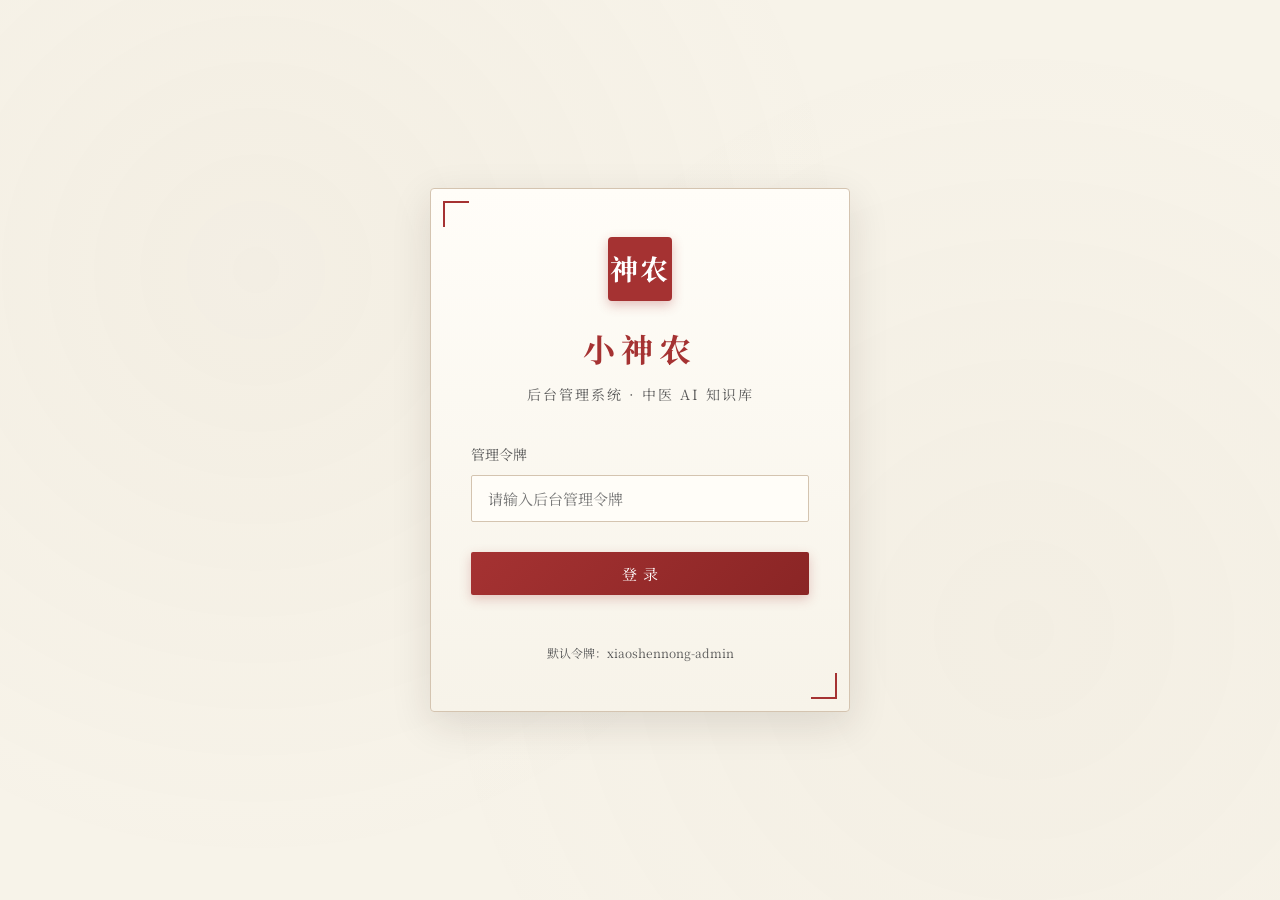
<file: frontend/admin.html>
<!DOCTYPE html>
<html lang="zh-CN">
<head>
    <meta charset="UTF-8">
    <meta name="viewport" content="width=device-width, initial-scale=1.0">
    <title>小神农中医AI · 平台后台</title>
    <link rel="icon" href="data:image/svg+xml,%3Csvg xmlns='http://www.w3.org/2000/svg' viewBox='0 0 64 64'%3E%3Crect width='64' height='64' rx='12' fill='%23a53232'/%3E%3Crect x='6' y='6' width='52' height='52' rx='8' fill='none' stroke='%23fffdf8' stroke-opacity='0.45' stroke-width='2'/%3E%3Ctext x='32' y='42' font-family='serif' font-size='24' font-weight='bold' fill='%23fffdf8' text-anchor='middle'%3E%E7%A5%9E%E5%86%9C%3C/text%3E%3C/svg%3E">
    <link rel="stylesheet" href="assets/xsn-theme.css">
    <script src="assets/xsn-motion.js" defer></script>
    <link rel="preconnect" href="https://fonts.googleapis.com">
    <link rel="stylesheet" href="https://fonts.googleapis.com/css2?family=Noto+Serif+SC:wght@400;500;600;700&display=swap">
    <style>
        :root {
            --paper: #f7f3e9;
            --paper-dark: #efe8d8;
            --ink: #2b2b2b;
            --ink-light: #5a5a5a;
            --cinnabar: #a53232;
            --cinnabar-light: #c45c48;
            --jade: #4a7c59;
            --jade-dark: #2d4a35;
            --gold: #b8860b;
            --gold-light: #d4a84b;
            --border: #d4c4b0;
            --shadow: rgba(43, 27, 18, 0.12);
        }

        * {
            margin: 0;
            padding: 0;
            box-sizing: border-box;
        }

        body {
            font-family: 'Noto Serif SC', 'Source Han Serif SC', 'SimSun', 'STSong', serif;
            background: var(--paper);
            color: var(--ink);
            line-height: 1.7;
            min-height: 100vh;
        }

        /* 宣纸纹理背景 */
        body::before {
            content: '';
            position: fixed;
            top: 0;
            left: 0;
            right: 0;
            bottom: 0;
            background-image:
                radial-gradient(circle at 20% 30%, rgba(180, 160, 130, 0.05) 0%, transparent 50%),
                radial-gradient(circle at 80% 70%, rgba(160, 140, 110, 0.04) 0%, transparent 50%);
            pointer-events: none;
            z-index: -1;
        }

        /* 登录页 */
        .login-screen {
            min-height: 100vh;
            display: flex;
            align-items: center;
            justify-content: center;
            padding: 20px;
        }

        .login-card {
            width: 100%;
            max-width: 420px;
            background: linear-gradient(180deg, #fffdf8 0%, var(--paper) 100%);
            border: 1px solid var(--border);
            border-radius: 4px;
            padding: 48px 40px;
            box-shadow: 0 12px 40px var(--shadow);
            position: relative;
        }

        .login-card::before,
        .login-card::after {
            content: '';
            position: absolute;
            width: 24px;
            height: 24px;
            border: 2px solid var(--cinnabar);
        }

        .login-card::before {
            top: 12px;
            left: 12px;
            border-right: none;
            border-bottom: none;
        }

        .login-card::after {
            bottom: 12px;
            right: 12px;
            border-left: none;
            border-top: none;
        }

        .login-title {
            text-align: center;
            margin-bottom: 8px;
        }

        .login-title h1 {
            font-size: 32px;
            font-weight: 700;
            letter-spacing: 6px;
            color: var(--cinnabar);
        }

        .login-title p {
            font-size: 14px;
            color: var(--ink-light);
            letter-spacing: 2px;
            margin-top: 8px;
        }

        .login-form {
            margin-top: 36px;
        }

        .form-group {
            margin-bottom: 20px;
        }

        .form-group label {
            display: block;
            font-size: 14px;
            margin-bottom: 8px;
            color: var(--ink-light);
        }

        .form-control {
            width: 100%;
            padding: 12px 16px;
            border: 1px solid var(--border);
            border-radius: 2px;
            background: #fffdf8;
            font-family: inherit;
            font-size: 15px;
            color: var(--ink);
            transition: all 0.25s;
        }

        .form-control:focus {
            outline: none;
            border-color: var(--cinnabar-light);
            box-shadow: 0 0 0 3px rgba(165, 50, 50, 0.08);
        }

        .btn {
            display: inline-flex;
            align-items: center;
            justify-content: center;
            gap: 6px;
            padding: 11px 24px;
            border: none;
            border-radius: 2px;
            font-family: inherit;
            font-size: 15px;
            cursor: pointer;
            transition: all 0.25s;
            letter-spacing: 1px;
        }

        .btn-primary {
            background: linear-gradient(135deg, var(--cinnabar) 0%, #8a2525 100%);
            color: white;
            box-shadow: 0 4px 12px rgba(165, 50, 50, 0.25);
        }

        .btn-primary:hover {
            background: linear-gradient(135deg, var(--cinnabar-light) 0%, var(--cinnabar) 100%);
            transform: translateY(-1px);
        }

        .btn-secondary {
            background: var(--paper-dark);
            color: var(--ink);
            border: 1px solid var(--border);
        }

        .btn-secondary:hover {
            background: #e8e0d0;
        }

        .btn-sm {
            padding: 6px 14px;
            font-size: 13px;
        }

        .login-btn {
            width: 100%;
            margin-top: 10px;
        }

        .error-msg {
            color: var(--cinnabar);
            font-size: 13px;
            margin-top: 12px;
            text-align: center;
            min-height: 20px;
        }

        .seal {
            width: 64px;
            height: 64px;
            margin: 0 auto 20px;
            background: var(--cinnabar);
            color: white;
            border-radius: 4px;
            display: flex;
            align-items: center;
            justify-content: center;
            font-size: 28px;
            font-weight: 700;
            letter-spacing: 2px;
            box-shadow: 0 4px 12px rgba(165, 50, 50, 0.3);
        }

        /* 应用布局 */
        .app-shell {
            display: none;
            min-height: 100vh;
        }

        .app-shell.active {
            display: flex;
        }

        /* 侧边栏 */
        .sidebar {
            width: 230px;
            background: linear-gradient(180deg, #2b2b2b 0%, #1f1f1f 100%);
            color: #e8dcc8;
            flex-shrink: 0;
            display: flex;
            flex-direction: column;
            position: fixed;
            top: 0;
            left: 0;
            bottom: 0;
            z-index: 100;
            box-shadow: 4px 0 20px rgba(0, 0, 0, 0.2);
        }

        .sidebar-header {
            padding: 28px 20px;
            border-bottom: 1px solid rgba(212, 196, 176, 0.15);
            text-align: center;
        }

        .sidebar-header h2 {
            font-size: 20px;
            font-weight: 700;
            letter-spacing: 4px;
            color: var(--gold-light);
        }

        .sidebar-header p {
            font-size: 11px;
            color: rgba(232, 220, 200, 0.6);
            margin-top: 6px;
            letter-spacing: 1px;
        }

        .nav-menu {
            flex: 1;
            padding: 16px 0;
            overflow-y: auto;
        }

        .nav-item {
            display: flex;
            align-items: center;
            gap: 12px;
            padding: 14px 22px;
            cursor: pointer;
            transition: all 300ms var(--ease-spring);
            border-left: 3px solid transparent;
            font-size: 14px;
        }

        .nav-item:hover {
            background: rgba(212, 196, 176, 0.08);
            color: #fff;
        }

        .nav-item.active {
            background: rgba(165, 50, 50, 0.15);
            border-left-color: var(--cinnabar);
            color: var(--gold-light);
        }

        .nav-icon {
            width: 22px;
            text-align: center;
            font-size: 16px;
        }

        .sidebar-footer {
            padding: 16px 20px;
            border-top: 1px solid rgba(212, 196, 176, 0.15);
            font-size: 11px;
            color: rgba(232, 220, 200, 0.5);
            text-align: center;
        }

        /* 主内容区 */
        .main-wrap {
            flex: 1;
            margin-left: 230px;
            display: flex;
            flex-direction: column;
            min-height: 100vh;
        }

        .top-header {
            background: #fffdf8;
            border-bottom: 1px solid var(--border);
            padding: 14px 28px;
            display: flex;
            align-items: center;
            justify-content: space-between;
            position: sticky;
            top: 0;
            z-index: 50;
            box-shadow: 0 2px 12px rgba(0, 0, 0, 0.04);
        }

        .breadcrumb {
            font-size: 15px;
            color: var(--ink-light);
        }

        .breadcrumb strong {
            color: var(--ink);
            font-weight: 600;
        }

        .header-actions {
            display: flex;
            align-items: center;
            gap: 12px;
        }

        .status-pill {
            display: inline-flex;
            align-items: center;
            gap: 6px;
            padding: 5px 12px;
            border-radius: 20px;
            font-size: 12px;
            background: #f7f3e9;
            color: var(--jade);
        }

        .status-pill::before {
            content: '';
            width: 7px;
            height: 7px;
            border-radius: 50%;
            background: var(--jade);
        }

        .logout-btn {
            background: transparent;
            border: 1px solid var(--border);
            color: var(--ink-light);
            padding: 6px 14px;
            border-radius: 2px;
            cursor: pointer;
            font-family: inherit;
            font-size: 13px;
            transition: all 0.2s;
        }

        .logout-btn:hover {
            border-color: var(--cinnabar);
            color: var(--cinnabar);
        }

        .main-content {
            flex: 1;
            padding: 28px;
        }

        /* 页面标题 */
        .page-title {
            margin-bottom: 24px;
        }

        .page-title h2 {
            font-size: 24px;
            font-weight: 700;
            letter-spacing: 2px;
            display: inline-block;
            padding-bottom: 8px;
            border-bottom: 2px solid var(--cinnabar);
        }

        .page-title p {
            font-size: 13px;
            color: var(--ink-light);
            margin-top: 8px;
        }

        /* 统计卡片 */
        .stats-grid {
            display: grid;
            grid-template-columns: repeat(auto-fill, minmax(220px, 1fr));
            gap: 20px;
            margin-bottom: 28px;
        }

        .stat-card {
            background: #fffdf8;
            border: 1px solid var(--border);
            border-radius: 4px;
            padding: 22px;
            position: relative;
            overflow: hidden;
            transition: all 0.25s;
            box-shadow: 0 4px 16px rgba(0, 0, 0, 0.04);
        }

        .stat-card:hover {
            transform: translateY(-2px);
            box-shadow: 0 8px 24px rgba(0, 0, 0, 0.08);
        }

        .stat-card::before {
            content: '';
            position: absolute;
            top: 0;
            left: 0;
            width: 4px;
            height: 100%;
            background: var(--jade);
        }

        .stat-card.cinnabar::before { background: var(--cinnabar); }
        .stat-card.gold::before { background: var(--gold); }
        .stat-card.jade::before { background: var(--jade); }

        .stat-label {
            font-size: 13px;
            color: var(--ink-light);
            margin-bottom: 6px;
        }

        .stat-value {
            font-size: 32px;
            font-weight: 700;
            color: var(--ink);
            letter-spacing: 1px;
        }

        .stat-desc {
            font-size: 12px;
            color: var(--ink-light);
            margin-top: 6px;
        }

        /* 内容卡片 */
        .card {
            background: #fffdf8;
            border: 1px solid var(--border);
            border-radius: 4px;
            box-shadow: 0 4px 16px rgba(0, 0, 0, 0.04);
            margin-bottom: 24px;
        }

        .card-header {
            padding: 18px 22px;
            border-bottom: 1px solid var(--border);
            display: flex;
            align-items: center;
            justify-content: space-between;
        }

        .card-title {
            font-size: 17px;
            font-weight: 600;
            letter-spacing: 1px;
            display: flex;
            align-items: center;
            gap: 10px;
        }

        .card-title::before {
            content: '';
            width: 4px;
            height: 18px;
            background: var(--cinnabar);
            border-radius: 2px;
        }

        .card-body {
            padding: 22px;
        }

        /* 表格 */
        .data-table {
            width: 100%;
            border-collapse: collapse;
            font-size: 14px;
        }

        .data-table th,
        .data-table td {
            padding: 13px 16px;
            text-align: left;
            border-bottom: 1px solid #ebe4d6;
        }

        .data-table th {
            background: #f5efe3;
            font-weight: 600;
            color: var(--ink);
            font-size: 13px;
            letter-spacing: 1px;
            white-space: nowrap;
        }

        .data-table tbody tr:hover {
            background: #fdfbf5;
        }

        .data-table td {
            color: var(--ink-light);
        }

        .badge {
            display: inline-block;
            padding: 3px 10px;
            border-radius: 2px;
            font-size: 12px;
        }

        .badge-jade {
            background: #f7f3e9;
            color: var(--jade);
        }

        .badge-gold {
            background: #fffdf8;
            color: #b8860b;
        }

        .badge-cinnabar {
            background: #fdf2f2;
            color: var(--cinnabar);
        }

        /* 搜索和筛选 */
        .toolbar {
            display: flex;
            gap: 12px;
            margin-bottom: 18px;
            flex-wrap: wrap;
            align-items: center;
        }

        .search-input {
            min-width: 240px;
            padding: 9px 14px;
            border: 1px solid var(--border);
            border-radius: 2px;
            background: #fffdf8;
            font-family: inherit;
            font-size: 14px;
        }

        .search-input:focus {
            outline: none;
            border-color: var(--cinnabar-light);
        }

        .filter-select {
            padding: 9px 14px;
            border: 1px solid var(--border);
            border-radius: 2px;
            background: #fffdf8;
            font-family: inherit;
            font-size: 14px;
            min-width: 140px;
        }

        /* 分页 */
        .pagination {
            display: flex;
            justify-content: center;
            align-items: center;
            gap: 8px;
            margin-top: 20px;
        }

        .page-btn {
            padding: 6px 12px;
            border: 1px solid var(--border);
            background: #fffdf8;
            color: var(--ink);
            cursor: pointer;
            font-family: inherit;
            font-size: 13px;
            border-radius: 2px;
            transition: all 0.2s;
        }

        .page-btn:hover:not(:disabled) {
            border-color: var(--cinnabar);
            color: var(--cinnabar);
        }

        .page-btn:disabled {
            opacity: 0.5;
            cursor: not-allowed;
        }

        .page-btn.active {
            background: var(--cinnabar);
            border-color: var(--cinnabar);
            color: white;
        }

        /* 日志 */
        .log-viewer {
            background: #1e1e1e;
            color: #d4c4b0;
            border-radius: 4px;
            padding: 18px;
            font-family: 'Consolas', 'Monaco', monospace;
            font-size: 12px;
            line-height: 1.8;
            max-height: 600px;
            overflow-y: auto;
            white-space: pre-wrap;
            word-break: break-all;
        }

        .log-line {
            border-bottom: 1px solid rgba(212, 196, 176, 0.08);
            padding: 2px 0;
        }

        /* 详情弹窗 */
        .modal-overlay {
            display: none;
            position: fixed;
            top: 0;
            left: 0;
            right: 0;
            bottom: 0;
            background: rgba(43, 27, 18, 0.5);
            z-index: 200;
            align-items: center;
            justify-content: center;
            padding: 20px;
        }

        .modal-overlay.active {
            display: flex;
        }

        .modal {
            background: #fffdf8;
            border: 1px solid var(--border);
            border-radius: 4px;
            width: 100%;
            max-width: 640px;
            max-height: 85vh;
            overflow-y: auto;
            box-shadow: 0 20px 60px rgba(0, 0, 0, 0.25);
        }

        .modal-header {
            padding: 18px 22px;
            border-bottom: 1px solid var(--border);
            display: flex;
            align-items: center;
            justify-content: space-between;
        }

        .modal-header h3 {
            font-size: 18px;
            letter-spacing: 1px;
        }

        .modal-close {
            background: none;
            border: none;
            font-size: 22px;
            cursor: pointer;
            color: var(--ink-light);
            line-height: 1;
        }

        .modal-close:hover {
            color: var(--cinnabar);
        }

        .modal-body {
            padding: 22px;
        }

        .detail-row {
            display: flex;
            padding: 10px 0;
            border-bottom: 1px dashed #ebe4d6;
        }

        .detail-label {
            width: 100px;
            flex-shrink: 0;
            color: var(--ink-light);
            font-size: 13px;
        }

        .detail-value {
            flex: 1;
            color: var(--ink);
            font-size: 14px;
        }

        /* 加载和空状态 */
        .loading {
            text-align: center;
            padding: 50px;
            color: var(--ink-light);
        }

        .empty-state {
            text-align: center;
            padding: 60px 20px;
            color: var(--ink-light);
        }

        .empty-state-icon {
            font-size: 48px;
            margin-bottom: 16px;
            opacity: 0.4;
        }

        /* 隐藏 */
        .hidden {
            display: none !important;
        }

        /* 响应式 */
        @media (max-width: 768px) {
            .sidebar {
                transform: translateX(-100%);
                transition: transform 0.3s;
            }

            .sidebar.open {
                transform: translateX(0);
            }

            .main-wrap {
                margin-left: 0;
            }

            .stats-grid {
                grid-template-columns: 1fr;
            }
        }

        /* P3 设计系统接入 */
        button:active { transform: scale(0.97); transition-duration: 100ms; }
        .btn:active { transform: scale(0.97); }
        .nav-item:active { transform: scale(0.98); transition-duration: 100ms; }
        @keyframes xsnSectionIn {
            from { opacity: 0; transform: translateY(6px); }
            to { opacity: 1; transform: translateY(0); }
        }
        .xsn-section-in { animation: xsnSectionIn 200ms var(--ease-spring, ease-out); }

        /* P4 管理视图 */
        .xsn-btn-sm { padding: 5px 12px; font-size: 12px; }
        .stat-gold-text { color: var(--gold); }
        .stat-hint { color: var(--gold); font-size: 12px; }
        .stat-card.clickable { cursor: pointer; }
        .action-cell { white-space: nowrap; }
        .action-cell .xsn-btn { margin-right: 6px; }
        .toolbar-right { margin-left: auto; }
    </style>
</head>
<body>
    <!-- 登录界面 -->
    <div class="login-screen" id="loginScreen">
        <div class="login-card" data-reveal>
            <div class="seal">神农</div>
            <div class="login-title">
                <h1>小神农</h1>
                <p>后台管理系统 · 中医 AI 知识库</p>
            </div>
            <form class="login-form" id="loginForm">
                <div class="form-group">
                    <label>管理令牌</label>
                    <input type="password" class="form-control" id="adminToken" placeholder="请输入后台管理令牌" required>
                </div>
                <button type="submit" class="btn btn-primary login-btn">登 录</button>
                <div class="error-msg" id="loginError"></div>
                <p style="text-align: center; font-size: 12px; color: var(--ink-light); margin-top: 16px;">默认令牌：xiaoshennong-admin</p>
            </form>
        </div>
    </div>

    <!-- 应用主界面 -->
    <div class="app-shell" id="appShell">
        <aside class="sidebar">
            <div class="sidebar-header">
                <h2>小神农</h2>
                <p>后台管理系统</p>
            </div>
            <nav class="nav-menu" id="navMenu">
                <div class="nav-item active" data-view="dashboard">
                    <span class="nav-icon">◈</span>
                    <span>总览 dashboard</span>
                </div>
                <div class="nav-item" data-view="symptoms">
                    <span class="nav-icon">症</span>
                    <span>症状管理</span>
                </div>
                <div class="nav-item" data-view="syndromes">
                    <span class="nav-icon">证</span>
                    <span>证型管理</span>
                </div>
                <div class="nav-item" data-view="formulas">
                    <span class="nav-icon">方</span>
                    <span>方剂管理</span>
                </div>
                <div class="nav-item" data-view="drugs">
                    <span class="nav-icon">药</span>
                    <span>药物管理</span>
                </div>
                <div class="nav-item" data-view="sessions">
                    <span class="nav-icon">话</span>
                    <span>会话管理</span>
                </div>
                <div class="nav-item" data-view="clinics">
                    <span class="nav-icon">馆</span>
                    <span>医馆核验</span>
                </div>
                <div class="nav-item" data-view="users">
                    <span class="nav-icon">众</span>
                    <span>用户管理</span>
                </div>
                <div class="nav-item" data-view="orders">
                    <span class="nav-icon">单</span>
                    <span>订单总览</span>
                </div>
                <div class="nav-item" data-view="logs">
                    <span class="nav-icon">志</span>
                    <span>系统日志</span>
                </div>
                <div class="nav-item" data-view="system">
                    <span class="nav-icon">系</span>
                    <span>系统信息</span>
                </div>
            </nav>
            <div class="sidebar-footer">
                小神农中医 AI · v5.0
            </div>
        </aside>

        <div class="main-wrap">
            <header class="top-header">
                <div class="breadcrumb" id="breadcrumb">
                    <strong>总览</strong>
                </div>
                <div class="header-actions">
                    <span class="status-pill" id="apiStatus">API 连接中</span>
                    <button class="logout-btn" id="logoutBtn">退出</button>
                </div>
            </header>

            <main class="main-content" id="mainContent">
                <!-- 动态内容 -->
            </main>
        </div>
    </div>

    <!-- 详情弹窗 -->
    <div class="modal-overlay" id="detailModal">
        <div class="modal">
            <div class="modal-header">
                <h3 id="modalTitle">详情</h3>
                <button class="modal-close" id="modalClose">&times;</button>
            </div>
            <div class="modal-body" id="modalBody">
                <!-- 动态内容 -->
            </div>
        </div>
    </div>

    <script>
        // API 基础配置
        // 本地开发时前端跑在 8080 / file://，API 跑在 5001；生产环境由 nginx 同源代理
        const DEFAULT_API_BASE = 'http://localhost:5001';

        function isValidApiBase(v) {
            return v && (v.startsWith('http://') || v.startsWith('https://'));
        }

        function detectApiBase() {
            const manual = localStorage.getItem('xsn_api_base');
            if (isValidApiBase(manual)) return manual;
            if (manual !== null && !isValidApiBase(manual)) {
                localStorage.removeItem('xsn_api_base');
            }
            if (location.protocol === 'file:') return DEFAULT_API_BASE;
            if ((location.hostname === 'localhost' || location.hostname === '127.0.0.1') && location.port !== '5001') {
                return DEFAULT_API_BASE;
            }
            return '';  // 空字符串表示同源，走 nginx 代理
        }

        let API_BASE = detectApiBase();
        console.log('[XiaoShennong Admin] API_BASE:', API_BASE || '(relative)');
        let adminToken = localStorage.getItem('xsn_admin_token') || '';
        let currentView = 'dashboard';

        // 视图状态缓存
        const viewState = {
            symptoms: { page: 1, keyword: '', body_part: '', category: '' },
            syndromes: { page: 1, keyword: '', system: '' },
            formulas: { page: 1, keyword: '' },
            drugs: { page: 1, keyword: '', category: '' },
            sessions: { page: 1 },
            clinics: { status: '' },
            users: { page: 1 },
            orders: { page: 1, status: '', order_type: '' }
        };

        // API 请求封装
        async function apiRequest(method, path, body = null) {
            const options = {
                method,
                headers: {
                    'Content-Type': 'application/json',
                    'X-Admin-Token': adminToken
                }
            };
            if (body) options.body = JSON.stringify(body);

            const base = API_BASE;
            try {
                const res = await fetch(`${base}${path}`, options);
                const data = await res.json();
                return { ok: res.ok, status: res.status, data };
            } catch (err) {
                return { ok: false, status: 0, data: { success: false, error: err.message } };
            }
        }

        // 初始化
        document.addEventListener('DOMContentLoaded', () => {
            if (adminToken) {
                validateToken();
            }

            document.getElementById('loginForm').addEventListener('submit', handleLogin);
            document.getElementById('logoutBtn').addEventListener('click', handleLogout);
            document.getElementById('modalClose').addEventListener('click', closeModal);
            document.getElementById('detailModal').addEventListener('click', (e) => {
                if (e.target.id === 'detailModal') closeModal();
            });

            document.querySelectorAll('.nav-item').forEach(item => {
                item.addEventListener('click', () => {
                    const view = item.dataset.view;
                    switchView(view);
                });
            });
        });

        async function validateToken() {
            const res = await apiRequest('POST', '/api/admin/auth', { token: adminToken });
            if (res.ok && res.data.success) {
                showApp();
                checkApiHealth();
            } else {
                adminToken = '';
                localStorage.removeItem('xsn_admin_token');
            }
        }

        async function handleLogin(e) {
            e.preventDefault();
            const token = document.getElementById('adminToken').value.trim();
            const errorEl = document.getElementById('loginError');

            const res = await apiRequest('POST', '/api/admin/auth', { token });
            if (res.ok && res.data.success) {
                adminToken = token;
                localStorage.setItem('xsn_admin_token', token);
                errorEl.textContent = '';
                showApp();
                checkApiHealth();
            } else {
                errorEl.textContent = res.data.error || '登录失败，请检查管理令牌';
            }
        }

        function handleLogout() {
            adminToken = '';
            localStorage.removeItem('xsn_admin_token');
            document.getElementById('loginScreen').style.display = 'flex';
            document.getElementById('appShell').classList.remove('active');
        }

        function showApp() {
            document.getElementById('loginScreen').style.display = 'none';
            document.getElementById('appShell').classList.add('active');
            switchView('dashboard');
        }

        async function checkApiHealth() {
            const statusEl = document.getElementById('apiStatus');
            const base = API_BASE;
            try {
                const res = await fetch(`${base}/api/health`);
                if (res.ok) {
                    statusEl.textContent = 'API 已连接';
                    statusEl.style.background = '#f7f3e9';
                    statusEl.style.color = '#4a7c59';
                } else {
                    throw new Error('API 异常');
                }
            } catch (err) {
                statusEl.textContent = 'API 未连接';
                statusEl.style.background = '#fdf2f2';
                statusEl.style.color = '#a53232';
            }
        }

        function switchView(view) {
            currentView = view;

            // 更新导航
            document.querySelectorAll('.nav-item').forEach(item => {
                item.classList.toggle('active', item.dataset.view === view);
            });

            // 更新面包屑
            const titles = {
                dashboard: '总览',
                symptoms: '症状管理',
                syndromes: '证型管理',
                formulas: '方剂管理',
                drugs: '药物管理',
                sessions: '会话管理',
                clinics: '医馆核验',
                users: '用户管理',
                orders: '订单总览',
                logs: '系统日志',
                system: '系统信息'
            };
            document.getElementById('breadcrumb').innerHTML = `<strong>${titles[view]}</strong>`;

            // 渲染视图
            const main = document.getElementById('mainContent');
            main.innerHTML = '<div class="loading">加载中...</div>';
            // P3 设计系统接入：主区视图切换 200ms 淡入
            main.classList.remove('xsn-section-in');
            void main.offsetWidth;
            main.classList.add('xsn-section-in');

            switch (view) {
                case 'dashboard': renderDashboard(); break;
                case 'symptoms': renderSymptoms(); break;
                case 'syndromes': renderSyndromes(); break;
                case 'formulas': renderFormulas(); break;
                case 'drugs': renderDrugs(); break;
                case 'sessions': renderSessions(); break;
                case 'clinics': renderClinics(); break;
                case 'users': renderUsers(); break;
                case 'orders': renderOrders(); break;
                case 'logs': renderLogs(); break;
                case 'system': renderSystem(); break;
            }
        }

        // ========== Dashboard ==========
        async function renderDashboard() {
            const res = await apiRequest('GET', '/api/admin/stats');
            const main = document.getElementById('mainContent');

            if (!res.ok || !res.data.success) {
                main.innerHTML = `<div class="empty-state">加载失败：${res.data.error || '未知错误'}</div>`;
                return;
            }

            const s = res.data.data;
            const pendingClinics = (s.clinics && s.clinics.pending) || 0;
            const pendingRx = (s.prescriptions && s.prescriptions.pending_review) || 0;
            main.innerHTML = `
                <div class="page-title">
                    <h2>总览</h2>
                    <p>小神农中医 AI 知识库与系统运行概况</p>
                </div>
                <div class="stats-grid">
                    <div class="stat-card cinnabar">
                        <div class="stat-label">症状总数</div>
                        <div class="stat-value">${s.symptoms.total}</div>
                        <div class="stat-desc">覆盖 ${s.symptoms.body_parts} 个部位、${s.symptoms.categories} 种类别</div>
                    </div>
                    <div class="stat-card jade">
                        <div class="stat-label">证型总数</div>
                        <div class="stat-value">${s.syndromes.total}</div>
                        <div class="stat-desc">六经、脏腑、气血津液等辨证体系</div>
                    </div>
                    <div class="stat-card gold">
                        <div class="stat-label">方剂总数</div>
                        <div class="stat-value">${s.formulas.total}</div>
                        <div class="stat-desc">经典名方与常用方剂</div>
                    </div>
                    <div class="stat-card">
                        <div class="stat-label">药物总数</div>
                        <div class="stat-value">${s.drugs.total}</div>
                        <div class="stat-desc">分属 ${s.drugs.categories} 个药物类别</div>
                    </div>
                    <div class="stat-card cinnabar">
                        <div class="stat-label">古籍文档</div>
                        <div class="stat-value">${s.knowledge.total_documents || 0}</div>
                        <div class="stat-desc">RAG 向量库中文古籍条文</div>
                    </div>
                    <div class="stat-card jade">
                        <div class="stat-label">活跃会话</div>
                        <div class="stat-value">${s.sessions.active}</div>
                        <div class="stat-desc">当前对话式问诊会话数</div>
                    </div>
                    <div class="stat-card">
                        <div class="stat-label">用户总数</div>
                        <div class="stat-value">${(s.users && s.users.total) || 0}</div>
                        <div class="stat-desc">平台注册用户数</div>
                    </div>
                    <div class="stat-card gold clickable" onclick="switchView('clinics')">
                        <div class="stat-label">待核验医馆</div>
                        <div class="stat-value ${pendingClinics > 0 ? 'stat-gold-text' : ''}">${pendingClinics}</div>
                        <div class="stat-desc">${pendingClinics > 0 ? '<span class="stat-hint">需处理 · 点击前往核验</span>' : `医馆共 ${(s.clinics && s.clinics.total) || 0} 家`}</div>
                    </div>
                    <div class="stat-card">
                        <div class="stat-label">订单总数</div>
                        <div class="stat-value">${(s.orders && s.orders.total) || 0}</div>
                        <div class="stat-desc">处方与商城订单合计</div>
                    </div>
                    <div class="stat-card gold">
                        <div class="stat-label">待审核处方</div>
                        <div class="stat-value ${pendingRx > 0 ? 'stat-gold-text' : ''}">${pendingRx}</div>
                        <div class="stat-desc">${pendingRx > 0 ? '<span class="stat-hint">需处理</span>' : `处方共 ${(s.prescriptions && s.prescriptions.total) || 0} 张`}</div>
                    </div>
                </div>

                <div class="card">
                    <div class="card-header">
                        <div class="card-title">知识库状态</div>
                    </div>
                    <div class="card-body">
                        <table class="data-table">
                            <tbody>
                                <tr><td style="width:160px">嵌入模型</td><td>${s.knowledge.embedding_model || '-'}</td></tr>
                                <tr><td>计算设备</td><td>${s.knowledge.device || '-'}</td></tr>
                                <tr><td>症状编码数</td><td>${s.knowledge.symptom_count || 0}</td></tr>
                                <tr><td>证型编码数</td><td>${s.knowledge.formula_count || 0}</td></tr>
                                <tr><td>药物编码数</td><td>${s.knowledge.drug_count || 0}</td></tr>
                                <tr><td>禁忌规则组</td><td>${s.rules.total || 0}</td></tr>
                            </tbody>
                        </table>
                    </div>
                </div>
            `;
        }

        // ========== 通用表格渲染 ==========
        function renderTableView(title, subtitle, toolbarHtml, columns, rows, pagination, onRowClick = null) {
            let html = `
                <div class="page-title">
                    <h2>${title}</h2>
                    <p>${subtitle}</p>
                </div>
                <div class="card">
                    <div class="card-header">
                        <div class="card-title">数据列表</div>
                    </div>
                    <div class="card-body">
                        ${toolbarHtml}
                        <div style="overflow-x:auto">
                            <table class="data-table">
                                <thead><tr>${columns.map(c => `<th>${c}</th>`).join('')}</tr></thead>
                                <tbody>
            `;

            if (rows.length === 0) {
                html += `<tr><td colspan="${columns.length}" style="text-align:center;padding:40px;color:#999">暂无数据</td></tr>`;
            } else {
                rows.forEach(row => {
                    const clickAttr = onRowClick ? `onclick="${onRowClick}('${row.id}')" style="cursor:pointer"` : '';
                    html += `<tr ${clickAttr}>${row.cells.map(cell => `<td>${cell}</td>`).join('')}</tr>`;
                });
            }

            html += `</tbody></table></div>${pagination}</div></div>`;
            return html;
        }

        function renderPagination(view, total, page, pageSize) {
            const totalPages = Math.max(1, Math.ceil(total / pageSize));
            let html = '<div class="pagination">';
            html += `<button class="page-btn" onclick="changePage('${view}', ${page - 1})" ${page <= 1 ? 'disabled' : ''}>上一页</button>`;
            for (let i = 1; i <= totalPages; i++) {
                if (i === 1 || i === totalPages || (i >= page - 1 && i <= page + 1)) {
                    html += `<button class="page-btn ${i === page ? 'active' : ''}" onclick="changePage('${view}', ${i})">${i}</button>`;
                } else if (i === page - 2 || i === page + 2) {
                    html += `<span style="color:#999">...</span>`;
                }
            }
            html += `<button class="page-btn" onclick="changePage('${view}', ${page + 1})" ${page >= totalPages ? 'disabled' : ''}>下一页</button>`;
            html += `<span style="margin-left:12px;color:#999;font-size:13px">共 ${total} 条</span>`;
            html += '</div>';
            return html;
        }

        function changePage(view, page) {
            viewState[view].page = page;
            switch (view) {
                case 'symptoms': renderSymptoms(); break;
                case 'syndromes': renderSyndromes(); break;
                case 'formulas': renderFormulas(); break;
                case 'drugs': renderDrugs(); break;
                case 'sessions': renderSessions(); break;
                case 'users': renderUsers(); break;
                case 'orders': renderOrders(); break;
            }
        }

        // ========== 症状管理 ==========
        async function renderSymptoms() {
            const st = viewState.symptoms;
            const params = new URLSearchParams({
                page: st.page,
                page_size: 15,
                keyword: st.keyword,
                body_part: st.body_part,
                category: st.category
            });
            const res = await apiRequest('GET', `/api/admin/symptoms?${params}`);
            const main = document.getElementById('mainContent');

            if (!res.ok || !res.data.success) {
                main.innerHTML = `<div class="empty-state">加载失败：${res.data.error || '未知错误'}</div>`;
                return;
            }

            const data = res.data.data;
            window._symptomsCache = data.items;
            const filters = data.filters;

            const toolbar = `
                <div class="toolbar">
                    <input type="text" class="search-input" placeholder="搜索症状名称或别名..." value="${st.keyword}" onchange="updateFilter('symptoms', 'keyword', this.value)">
                    <select class="filter-select" onchange="updateFilter('symptoms', 'body_part', this.value)">
                        <option value="">全部部位</option>
                        ${filters.body_parts.map(f => `<option value="${f.code}" ${st.body_part === f.code ? 'selected' : ''}>${f.name}</option>`).join('')}
                    </select>
                    <select class="filter-select" onchange="updateFilter('symptoms', 'category', this.value)">
                        <option value="">全部类别</option>
                        ${filters.categories.map(f => `<option value="${f.code}" ${st.category === f.code ? 'selected' : ''}>${f.name}</option>`).join('')}
                    </select>
                    <button class="btn btn-secondary btn-sm" onclick="resetFilters('symptoms')">重置</button>
                </div>
            `;

            const rows = data.items.map(item => ({
                id: item.id,
                cells: [
                    `<code>${item.id}</code>`,
                    `<strong>${item.name}</strong>`,
                    item.aliases.slice(0, 4).join('、') || '-',
                    `<span class="badge badge-jade">${item.body_part}</span>`,
                    `<span class="badge badge-gold">${item.category}</span>`,
                    item.classic_refs.slice(0, 3).join('、') || '-'
                ]
            }));

            main.innerHTML = renderTableView(
                '症状管理',
                '管理症状编码体系（SN 编码），支持按名称、部位、类别筛选',
                toolbar,
                ['编码', '名称', '别名', '部位', '类别', '古籍引用'],
                rows,
                renderPagination('symptoms', data.total, data.page, data.page_size),
                'showSymptomDetail'
            );
        }

        function showSymptomDetail(id) {
            const item = window._symptomsCache?.find(i => i.id === id);
            if (!item) return;
            openModal('症状详情', `
                <div class="detail-row"><div class="detail-label">编码</div><div class="detail-value">${item.id}</div></div>
                <div class="detail-row"><div class="detail-label">名称</div><div class="detail-value">${item.name}</div></div>
                <div class="detail-row"><div class="detail-label">别名</div><div class="detail-value">${item.aliases.join('、') || '-'}</div></div>
                <div class="detail-row"><div class="detail-label">部位</div><div class="detail-value">${item.body_part}</div></div>
                <div class="detail-row"><div class="detail-label">类别</div><div class="detail-value">${item.category}</div></div>
                <div class="detail-row"><div class="detail-label">古籍引用</div><div class="detail-value">${item.classic_refs.join('、') || '-'}</div></div>
            `);
        }

        // ========== 证型管理 ==========
        async function renderSyndromes() {
            const st = viewState.syndromes;
            const params = new URLSearchParams({
                page: st.page,
                page_size: 15,
                keyword: st.keyword,
                system: st.system
            });
            const res = await apiRequest('GET', `/api/admin/syndromes?${params}`);
            const main = document.getElementById('mainContent');

            if (!res.ok || !res.data.success) {
                main.innerHTML = `<div class="empty-state">加载失败：${res.data.error || '未知错误'}</div>`;
                return;
            }

            const data = res.data.data;
            const toolbar = `
                <div class="toolbar">
                    <input type="text" class="search-input" placeholder="搜索证型名称..." value="${st.keyword}" onchange="updateFilter('syndromes', 'keyword', this.value)">
                    <select class="filter-select" onchange="updateFilter('syndromes', 'system', this.value)">
                        <option value="">全部体系</option>
                        ${data.filters.systems.map(sys => `<option value="${sys}" ${st.system === sys ? 'selected' : ''}>${sys}</option>`).join('')}
                    </select>
                    <button class="btn btn-secondary btn-sm" onclick="resetFilters('syndromes')">重置</button>
                </div>
            `;

            const rows = data.items.map(item => ({
                id: item.id,
                cells: [
                    `<code>${item.id}</code>`,
                    `<strong>${item.name}</strong>`,
                    `<span class="badge badge-jade">${item.system}</span>`,
                    item.pathogenesis || '-',
                    item.treatment_principle || '-',
                    item.main_formula?.formula_name || '-',
                    `<span class="badge ${item.severity?.includes('重') ? 'badge-cinnabar' : 'badge-gold'}">${item.severity || '未知'}</span>`
                ]
            }));

            main.innerHTML = renderTableView(
                '证型管理',
                '管理证型编码体系（SY 编码），查看病因病机与治则治法',
                toolbar,
                ['编码', '名称', '辨证体系', '病因病机', '治则治法', '代表方剂', '严重程度'],
                rows,
                renderPagination('syndromes', data.total, data.page, data.page_size)
            );
        }

        // ========== 方剂管理 ==========
        async function renderFormulas() {
            const st = viewState.formulas;
            const params = new URLSearchParams({
                page: st.page,
                page_size: 15,
                keyword: st.keyword
            });
            const res = await apiRequest('GET', `/api/admin/formulas?${params}`);
            const main = document.getElementById('mainContent');

            if (!res.ok || !res.data.success) {
                main.innerHTML = `<div class="empty-state">加载失败：${res.data.error || '未知错误'}</div>`;
                return;
            }

            const data = res.data.data;
            const toolbar = `
                <div class="toolbar">
                    <input type="text" class="search-input" placeholder="搜索方剂名称..." value="${st.keyword}" onchange="updateFilter('formulas', 'keyword', this.value)">
                    <button class="btn btn-secondary btn-sm" onclick="resetFilters('formulas')">重置</button>
                </div>
            `;

            const rows = data.items.map(item => ({
                id: item.id,
                cells: [
                    `<code>${item.id}</code>`,
                    `<strong>${item.name}</strong>`,
                    item.source || '-',
                    item.symptom_count || 0,
                    item.composition.slice(0, 3).join('、') + (item.composition.length > 3 ? '...' : '') || '-',
                    item.effects || '-'
                ]
            }));

            main.innerHTML = renderTableView(
                '方剂管理',
                '管理方剂数据库（FP 编码），查看组成、功效与来源',
                toolbar,
                ['编码', '名称', '来源', '对应症状数', '主要组成', '功效概要'],
                rows,
                renderPagination('formulas', data.total, data.page, data.page_size)
            );
        }

        // ========== 药物管理 ==========
        async function renderDrugs() {
            const st = viewState.drugs;
            const params = new URLSearchParams({
                page: st.page,
                page_size: 15,
                keyword: st.keyword,
                category: st.category
            });
            const res = await apiRequest('GET', `/api/admin/drugs?${params}`);
            const main = document.getElementById('mainContent');

            if (!res.ok || !res.data.success) {
                main.innerHTML = `<div class="empty-state">加载失败：${res.data.error || '未知错误'}</div>`;
                return;
            }

            const data = res.data.data;
            const toolbar = `
                <div class="toolbar">
                    <input type="text" class="search-input" placeholder="搜索药物名称..." value="${st.keyword}" onchange="updateFilter('drugs', 'keyword', this.value)">
                    <select class="filter-select" onchange="updateFilter('drugs', 'category', this.value)">
                        <option value="">全部类别</option>
                        ${data.filters.categories.map(f => `<option value="${f.code}" ${st.category === f.code ? 'selected' : ''}>${f.name}</option>`).join('')}
                    </select>
                    <button class="btn btn-secondary btn-sm" onclick="resetFilters('drugs')">重置</button>
                </div>
            `;

            const rows = data.items.map(item => ({
                id: item.id,
                cells: [
                    `<code>${item.id}</code>`,
                    `<strong>${item.name}</strong>`,
                    `<span class="badge badge-jade">${item.category}</span>`,
                    item.nature || '-',
                    item.taste || '-',
                    item.meridian || '-',
                    item.indication_count || 0
                ]
            }));

            main.innerHTML = renderTableView(
                '药物管理',
                '管理药物数据库（DR 编码），查看性味归经与主治',
                toolbar,
                ['编码', '名称', '类别', '性', '味', '归经', '主治症状数'],
                rows,
                renderPagination('drugs', data.total, data.page, data.page_size)
            );
        }

        // ========== 会话管理 ==========
        async function renderSessions() {
            const st = viewState.sessions;
            const params = new URLSearchParams({
                page: st.page,
                page_size: 15
            });
            const res = await apiRequest('GET', `/api/admin/sessions?${params}`);
            const main = document.getElementById('mainContent');

            if (!res.ok || !res.data.success) {
                main.innerHTML = `<div class="empty-state">加载失败：${res.data.error || '未知错误'}</div>`;
                return;
            }

            const data = res.data.data;
            const toolbar = `
                <div class="toolbar">
                    <span style="color:#999;font-size:13px">显示最近的对话问诊会话</span>
                </div>
            `;

            const rows = data.items.map(item => ({
                id: item.session_id,
                cells: [
                    `<code>${item.session_id}</code>`,
                    `<span class="badge badge-jade">${item.phase}</span>`,
                    item.turn_count,
                    item.symptom_count,
                    item.diagnosis_triggered ? '<span class="badge badge-cinnabar">已触发</span>' : '<span class="badge badge-gold">收集中</span>',
                    formatTime(item.last_activity),
                    `<button class="btn btn-secondary btn-sm" onclick="showSessionDetail('${item.session_id}')">查看</button>`
                ]
            }));

            main.innerHTML = renderTableView(
                '会话管理',
                '查看用户对话式问诊会话状态与收集进度',
                toolbar,
                ['会话 ID', '阶段', '轮次', '症状数', '辨证状态', '最后活跃', '操作'],
                rows,
                renderPagination('sessions', data.total, data.page, data.page_size)
            );
        }

        async function showSessionDetail(sessionId) {
            const res = await apiRequest('GET', `/api/admin/sessions/${sessionId}`);
            if (!res.ok || !res.data.success) {
                alert('加载会话详情失败：' + (res.data.error || '未知错误'));
                return;
            }
            const s = res.data.data;
            openModal('会话详情', `
                <div class="detail-row"><div class="detail-label">会话 ID</div><div class="detail-value">${s.session_id}</div></div>
                <div class="detail-row"><div class="detail-label">当前阶段</div><div class="detail-value">${s.phase}</div></div>
                <div class="detail-row"><div class="detail-label">轮次</div><div class="detail-value">${s.turn_count}</div></div>
                <div class="detail-row"><div class="detail-label">已收集症状</div><div class="detail-value">${(s.collected_symptoms || []).map(x => x.name).join('、') || '-'}</div></div>
                <div class="detail-row"><div class="detail-label">用户画像</div><div class="detail-value">${JSON.stringify(s.user_profile || {})}</div></div>
                <div class="detail-row"><div class="detail-label">是否可辨证</div><div class="detail-value">${s.is_ready_for_diagnosis ? '是' : '否'}</div></div>
            `);
        }

        // ========== 医馆核验 ==========
        const CLINIC_STATUS_MAP = {
            pending: ['xsn-status-pending', '待核验'],
            verified: ['xsn-status-ok', '已核验'],
            frozen: ['xsn-status-bad', '已冻结']
        };

        async function renderClinics() {
            const res = await apiRequest('GET', '/api/admin/clinics');
            const main = document.getElementById('mainContent');

            if (!res.ok || !res.data.success) {
                main.innerHTML = `<div class="empty-state">加载失败：${res.data.error || '未知错误'}</div>`;
                return;
            }

            window._clinicsCache = res.data.data.clinics || [];
            const st = viewState.clinics;
            main.innerHTML = `
                <div class="page-title">
                    <h2>医馆核验</h2>
                    <p>审核医馆入驻资质，可冻结或恢复医馆服务状态</p>
                </div>
                <div class="card">
                    <div class="card-header">
                        <div class="card-title">医馆列表</div>
                    </div>
                    <div class="card-body">
                        <div class="toolbar">
                            <select class="filter-select toolbar-right" onchange="setClinicFilter(this.value)">
                                <option value="" ${st.status === '' ? 'selected' : ''}>全部状态</option>
                                <option value="pending" ${st.status === 'pending' ? 'selected' : ''}>待核验</option>
                                <option value="verified" ${st.status === 'verified' ? 'selected' : ''}>已核验</option>
                                <option value="frozen" ${st.status === 'frozen' ? 'selected' : ''}>已冻结</option>
                            </select>
                        </div>
                        <div style="overflow-x:auto">
                            <table class="data-table">
                                <thead><tr><th>编号</th><th>名称</th><th>许可证号</th><th>地址</th><th>代煎</th><th>状态</th><th>申请时间</th><th>操作</th></tr></thead>
                                <tbody id="clinicTableBody"></tbody>
                            </table>
                        </div>
                    </div>
                </div>
            `;
            renderClinicTableBody();
        }

        function setClinicFilter(status) {
            viewState.clinics.status = status;
            renderClinicTableBody();
        }

        function renderClinicTableBody() {
            const tbody = document.getElementById('clinicTableBody');
            if (!tbody) return;
            const st = viewState.clinics;
            const list = (window._clinicsCache || []).filter(c => !st.status || c.status === st.status);

            if (list.length === 0) {
                tbody.innerHTML = '<tr><td colspan="8" style="text-align:center;padding:40px;color:#999">暂无数据</td></tr>';
                return;
            }

            tbody.innerHTML = list.map(c => {
                const [badgeCls, statusText] = CLINIC_STATUS_MAP[c.status] || ['xsn-status-pending', c.status || '未知'];
                const decoction = c.support_decoction ? `支持（${fenToYuan(c.decoction_fee)}）` : '不支持';
                let actions = `<button class="xsn-btn xsn-btn-outline-jade xsn-btn-sm" onclick="showClinicVerifications('${c.clinic_id}')">核验记录</button>`;
                if (c.status === 'pending') {
                    actions += `<button class="xsn-btn xsn-btn-jade xsn-btn-sm" onclick="clinicAction('${c.clinic_id}', 'verified', '通过核验')">通过核验</button>`;
                    actions += `<button class="xsn-btn xsn-btn-outline-cinnabar xsn-btn-sm" onclick="clinicAction('${c.clinic_id}', 'frozen', '冻结')">冻结</button>`;
                } else if (c.status === 'verified') {
                    actions += `<button class="xsn-btn xsn-btn-outline-cinnabar xsn-btn-sm" onclick="clinicAction('${c.clinic_id}', 'frozen', '冻结')">冻结</button>`;
                } else if (c.status === 'frozen') {
                    actions += `<button class="xsn-btn xsn-btn-jade xsn-btn-sm" onclick="clinicAction('${c.clinic_id}', 'verified', '恢复核验')">恢复核验</button>`;
                }
                return `<tr>
                    <td><code>${c.clinic_id}</code></td>
                    <td><strong>${c.name}</strong></td>
                    <td>${c.license_no || '-'}</td>
                    <td>${c.address || '-'}</td>
                    <td>${decoction}</td>
                    <td><span class="xsn-status ${badgeCls}">${statusText}</span></td>
                    <td>${fmtMinute(c.created_at)}</td>
                    <td class="action-cell">${actions}</td>
                </tr>`;
            }).join('');
        }

        async function clinicAction(clinicId, action, label) {
            if (!confirm(`确认对医馆 ${clinicId} 执行「${label}」操作？`)) return;
            const note = prompt(`${label}备注（可留空）`, '');
            if (note === null) return;

            const res = await apiRequest('POST', `/api/admin/clinics/${clinicId}/verify`, { action, note });
            if (res.ok && res.data.success) {
                renderClinics();
            } else {
                alert('操作失败：' + (res.data.error || '未知错误'));
            }
        }

        async function showClinicVerifications(clinicId) {
            const res = await apiRequest('GET', `/api/admin/clinics/${clinicId}/verifications`);
            if (!res.ok || !res.data.success) {
                alert('加载核验记录失败：' + (res.data.error || '未知错误'));
                return;
            }
            const list = res.data.data.list || [];
            const rows = list.length === 0
                ? '<tr><td colspan="5" style="text-align:center;padding:30px;color:#999">暂无数据</td></tr>'
                : list.map(v => `<tr>
                    <td><code>${v.cv_id}</code></td>
                    <td><span class="xsn-status ${v.action === 'verified' ? 'xsn-status-ok' : 'xsn-status-bad'}">${v.action === 'verified' ? '核验通过' : '冻结'}</span></td>
                    <td>${v.reviewer || '-'}</td>
                    <td>${v.note || '-'}</td>
                    <td>${fmtMinute(v.created_at)}</td>
                </tr>`).join('');
            openModal(`核验记录 · ${clinicId}`, `
                <table class="data-table">
                    <thead><tr><th>记录编号</th><th>动作</th><th>操作人</th><th>备注</th><th>时间</th></tr></thead>
                    <tbody>${rows}</tbody>
                </table>
            `);
        }

        // ========== 用户管理 ==========
        async function renderUsers() {
            const st = viewState.users;
            const params = new URLSearchParams({ page: st.page, size: 20 });
            const res = await apiRequest('GET', `/api/admin/users?${params}`);
            const main = document.getElementById('mainContent');

            if (!res.ok || !res.data.success) {
                main.innerHTML = `<div class="empty-state">加载失败：${res.data.error || '未知错误'}</div>`;
                return;
            }

            const data = res.data.data;
            const users = data.users || [];
            const rowsHtml = users.length === 0
                ? '<tr><td colspan="8" style="text-align:center;padding:40px;color:#999">暂无数据</td></tr>'
                : users.map(u => `<tr>
                    <td><code>${u.user_id}</code></td>
                    <td>${u.phone || '-'}</td>
                    <td><strong>${u.nickname || '未设置'}</strong></td>
                    <td>${u.gender || '-'}</td>
                    <td>${u.birth_year || '-'}</td>
                    <td>${u.emr_count || 0}</td>
                    <td>${u.order_count || 0}</td>
                    <td>${fmtMinute(u.created_at)}</td>
                </tr>`).join('');

            main.innerHTML = `
                <div class="page-title">
                    <h2>用户管理</h2>
                    <p>查看平台注册用户及其病历、订单概况（手机号已脱敏）</p>
                </div>
                <div class="card">
                    <div class="card-header">
                        <div class="card-title">用户列表</div>
                    </div>
                    <div class="card-body">
                        <div style="overflow-x:auto">
                            <table class="data-table">
                                <thead><tr><th>用户编号</th><th>手机号</th><th>昵称</th><th>性别</th><th>出生年</th><th>病历数</th><th>订单数</th><th>注册时间</th></tr></thead>
                                <tbody>${rowsHtml}</tbody>
                            </table>
                        </div>
                        ${renderPagination('users', data.total || 0, st.page, 20)}
                    </div>
                </div>
            `;
        }

        // ========== 订单总览 ==========
        const ORDER_STATUS_MAP = {
            created: '待接单',
            accepted: '已接单',
            preparing: '配药中',
            decocting: '代煎中',
            shipped: '已发货',
            awaiting_pickup: '待取货',
            completed: '已完成',
            cancelled: '已取消'
        };

        async function renderOrders() {
            const st = viewState.orders;
            const params = new URLSearchParams({
                status: st.status,
                order_type: st.order_type,
                page: st.page,
                size: 20
            });
            const res = await apiRequest('GET', `/api/admin/orders?${params}`);
            const main = document.getElementById('mainContent');

            if (!res.ok || !res.data.success) {
                main.innerHTML = `<div class="empty-state">加载失败：${res.data.error || '未知错误'}</div>`;
                return;
            }

            const data = res.data.data;
            const orders = data.orders || [];
            const typeBadge = t => t === 'prescription'
                ? '<span class="xsn-status xsn-status-bad">处方</span>'
                : '<span class="xsn-status xsn-status-ok">商城</span>';

            const toolbar = `
                <div class="toolbar">
                    <select class="filter-select" onchange="updateFilter('orders', 'order_type', this.value)">
                        <option value="" ${st.order_type === '' ? 'selected' : ''}>全部类型</option>
                        <option value="prescription" ${st.order_type === 'prescription' ? 'selected' : ''}>处方</option>
                        <option value="mall" ${st.order_type === 'mall' ? 'selected' : ''}>商城</option>
                    </select>
                    <select class="filter-select" onchange="updateFilter('orders', 'status', this.value)">
                        <option value="" ${st.status === '' ? 'selected' : ''}>全部状态</option>
                        ${Object.keys(ORDER_STATUS_MAP).map(k => `<option value="${k}" ${st.status === k ? 'selected' : ''}>${ORDER_STATUS_MAP[k]}</option>`).join('')}
                    </select>
                </div>
            `;

            const rowsHtml = orders.length === 0
                ? '<tr><td colspan="9" style="text-align:center;padding:40px;color:#999">暂无数据</td></tr>'
                : orders.map(o => `<tr>
                    <td><code>${o.order_id}</code></td>
                    <td>${typeBadge(o.order_type)}</td>
                    <td><code>${o.user_id}</code></td>
                    <td>${o.clinic_name || '-'}</td>
                    <td>${o.fulfillment === 'delivery' ? '邮寄' : o.fulfillment === 'pickup' ? '自取' : (o.fulfillment || '-')}</td>
                    <td>${o.decoction ? '代煎' : '-'}</td>
                    <td>${fenToYuan(o.amount)}</td>
                    <td>${ORDER_STATUS_MAP[o.status] || o.status || '-'}</td>
                    <td>${fmtMinute(o.created_at)}</td>
                </tr>`).join('');

            main.innerHTML = `
                <div class="page-title">
                    <h2>订单总览</h2>
                    <p>查看处方流转与商城订单，支持按类型与状态筛选</p>
                </div>
                <div class="card">
                    <div class="card-header">
                        <div class="card-title">订单列表</div>
                    </div>
                    <div class="card-body">
                        ${toolbar}
                        <div style="overflow-x:auto">
                            <table class="data-table">
                                <thead><tr><th>订单号</th><th>类型</th><th>用户</th><th>医馆</th><th>履约</th><th>代煎</th><th>金额</th><th>状态</th><th>时间</th></tr></thead>
                                <tbody>${rowsHtml}</tbody>
                            </table>
                        </div>
                        ${renderPagination('orders', data.total || 0, st.page, 20)}
                    </div>
                </div>
            `;
        }

        // ========== 系统日志 ==========
        async function renderLogs() {
            const res = await apiRequest('GET', '/api/admin/logs?lines=200');
            const main = document.getElementById('mainContent');

            if (!res.ok || !res.data.success) {
                main.innerHTML = `<div class="empty-state">加载失败：${res.data.error || '未知错误'}</div>`;
                return;
            }

            const data = res.data.data;
            const lines = data.lines.map(line => `<div class="log-line">${escapeHtml(line)}</div>`).join('') || '<div class="empty-state">暂无日志</div>';

            main.innerHTML = `
                <div class="page-title">
                    <h2>系统日志</h2>
                    <p>查看后端服务运行日志，便于排查问题</p>
                </div>
                <div class="card">
                    <div class="card-header">
                        <div class="card-title">${data.file}</div>
                        <button class="btn btn-secondary btn-sm" onclick="renderLogs()">刷新</button>
                    </div>
                    <div class="card-body">
                        <div class="log-viewer">${lines}</div>
                    </div>
                </div>
            `;
        }

        // ========== 系统信息 ==========
        async function renderSystem() {
            const res = await apiRequest('GET', '/api/admin/system');
            const main = document.getElementById('mainContent');

            if (!res.ok || !res.data.success) {
                main.innerHTML = `<div class="empty-state">加载失败：${res.data.error || '未知错误'}</div>`;
                return;
            }

            const s = res.data.data;
            main.innerHTML = `
                <div class="page-title">
                    <h2>系统信息</h2>
                    <p>运行环境与配置状态</p>
                </div>
                <div class="card">
                    <div class="card-header"><div class="card-title">环境配置</div></div>
                    <div class="card-body">
                        <table class="data-table">
                            <tbody>
                                <tr><td style="width:180px">Python 版本</td><td>${s.python_version}</td></tr>
                                <tr><td>操作系统</td><td>${s.platform}</td></tr>
                                <tr><td>LLM 提供商</td><td><span class="badge badge-jade">${s.llm_provider}</span></td></tr>
                                <tr><td>数据目录</td><td><code>${s.data_dir}</code></td></tr>
                                <tr><td>管理令牌</td><td>${s.admin_token_configured ? '<span class="badge badge-jade">已自定义</span>' : '<span class="badge badge-cinnabar">使用默认令牌（生产环境请修改）</span>'}</td></tr>
                                <tr><td>服务器时间</td><td>${s.timestamp}</td></tr>
                            </tbody>
                        </table>
                    </div>
                </div>
                <div class="card">
                    <div class="card-header"><div class="card-title">安全提示</div></div>
                    <div class="card-body" style="color:var(--ink-light);font-size:14px">
                        <p>当前后台使用简单的令牌认证（<code>X-Admin-Token</code>）。</p>
                        <p>生产部署前，请设置环境变量 <code>ADMIN_TOKEN</code> 使用强随机字符串，并考虑接入更完善的身份认证机制。</p>
                    </div>
                </div>
            `;
        }

        // ========== 工具函数 ==========
        function updateFilter(view, key, value) {
            viewState[view][key] = value;
            viewState[view].page = 1;
            switch (view) {
                case 'symptoms': renderSymptoms(); break;
                case 'syndromes': renderSyndromes(); break;
                case 'formulas': renderFormulas(); break;
                case 'drugs': renderDrugs(); break;
                case 'orders': renderOrders(); break;
            }
        }

        function resetFilters(view) {
            viewState[view] = { page: 1, keyword: '', body_part: '', category: '', system: '' };
            switch (view) {
                case 'symptoms': renderSymptoms(); break;
                case 'syndromes': renderSyndromes(); break;
                case 'formulas': renderFormulas(); break;
                case 'drugs': renderDrugs(); break;
            }
        }

        function openModal(title, content) {
            document.getElementById('modalTitle').textContent = title;
            document.getElementById('modalBody').innerHTML = content;
            document.getElementById('detailModal').classList.add('active');
        }

        function closeModal() {
            document.getElementById('detailModal').classList.remove('active');
        }

        function formatTime(ts) {
            if (!ts) return '-';
            const d = new Date(ts * 1000);
            return d.toLocaleString('zh-CN', { month: 'short', day: 'numeric', hour: '2-digit', minute: '2-digit' });
        }

        // ISO 时间字符串截到分钟，如 2026-07-19T15:47:15 -> 2026-07-19 15:47
        function fmtMinute(ts) {
            if (!ts) return '-';
            return String(ts).replace('T', ' ').slice(0, 16);
        }

        // 金额分转元
        function fenToYuan(fen) {
            return '¥' + ((fen || 0) / 100).toFixed(2);
        }

        function escapeHtml(text) {
            const div = document.createElement('div');
            div.textContent = text;
            return div.innerHTML;
        }
    </script>
</body>
</html>
</file>
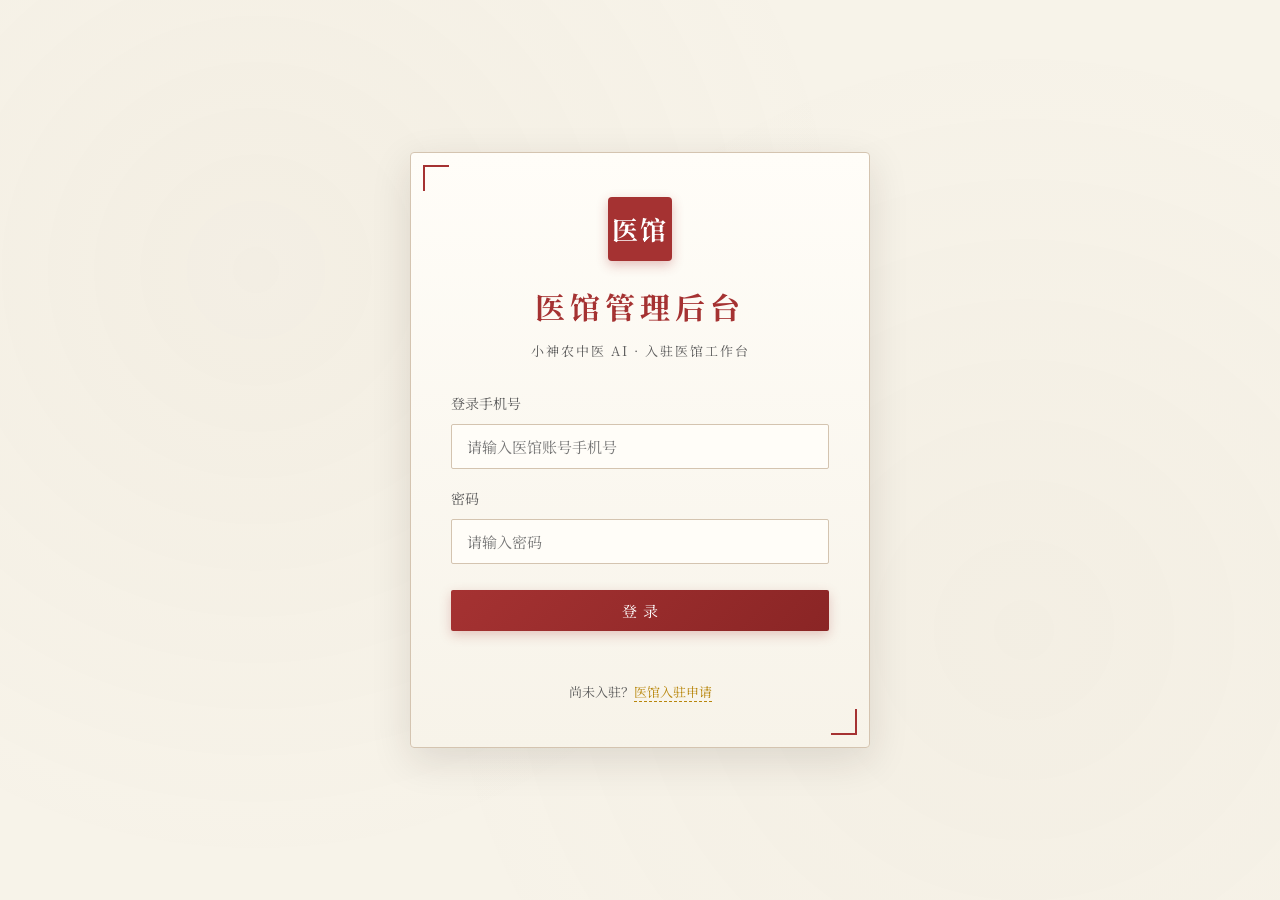
<file: frontend/clinic.html>
<!DOCTYPE html>
<html lang="zh-CN">
<head>
    <meta charset="UTF-8">
    <meta name="viewport" content="width=device-width, initial-scale=1.0">
    <title>小神农中医AI · 医馆后台</title>
    <link rel="icon" href="data:image/svg+xml,%3Csvg xmlns='http://www.w3.org/2000/svg' viewBox='0 0 64 64'%3E%3Crect width='64' height='64' rx='12' fill='%23a53232'/%3E%3Crect x='6' y='6' width='52' height='52' rx='8' fill='none' stroke='%23fffdf8' stroke-opacity='0.45' stroke-width='2'/%3E%3Ctext x='32' y='42' font-family='serif' font-size='24' font-weight='bold' fill='%23fffdf8' text-anchor='middle'%3E%E7%A5%9E%E5%86%9C%3C/text%3E%3C/svg%3E">
    <link rel="stylesheet" href="assets/xsn-theme.css">
    <script src="assets/xsn-motion.js" defer></script>
    <link rel="preconnect" href="https://fonts.googleapis.com">
    <link rel="stylesheet" href="https://fonts.googleapis.com/css2?family=Noto+Serif+SC:wght@400;500;600;700&display=swap">
    <style>
        :root {
            --paper: #f7f3e9;
            --paper-dark: #efe8d8;
            --ink: #2b2b2b;
            --ink-light: #5a5a5a;
            --cinnabar: #a53232;
            --cinnabar-light: #c45c48;
            --jade: #4a7c59;
            --jade-dark: #2d4a35;
            --gold: #b8860b;
            --gold-light: #d4a84b;
            --border: #d4c4b0;
            --shadow: rgba(43, 27, 18, 0.12);
        }

        * { margin: 0; padding: 0; box-sizing: border-box; }

        body {
            font-family: 'Noto Serif SC', 'Source Han Serif SC', 'SimSun', 'STSong', serif;
            background: var(--paper);
            color: var(--ink);
            line-height: 1.7;
            min-height: 100vh;
        }

        /* 宣纸纹理背景 */
        body::before {
            content: '';
            position: fixed;
            top: 0; left: 0; right: 0; bottom: 0;
            background-image:
                radial-gradient(circle at 20% 30%, rgba(180, 160, 130, 0.05) 0%, transparent 50%),
                radial-gradient(circle at 80% 70%, rgba(160, 140, 110, 0.04) 0%, transparent 50%);
            pointer-events: none;
            z-index: -1;
        }

        /* 登录页 */
        .login-screen {
            min-height: 100vh;
            display: flex;
            align-items: center;
            justify-content: center;
            padding: 20px;
        }

        .login-card {
            width: 100%;
            max-width: 460px;
            background: linear-gradient(180deg, #fffdf8 0%, var(--paper) 100%);
            border: 1px solid var(--border);
            border-radius: 4px;
            padding: 44px 40px;
            box-shadow: 0 12px 40px var(--shadow);
            position: relative;
        }

        .login-card::before,
        .login-card::after {
            content: '';
            position: absolute;
            width: 24px;
            height: 24px;
            border: 2px solid var(--cinnabar);
            pointer-events: none;
        }

        .login-card::before { top: 12px; left: 12px; border-right: none; border-bottom: none; }
        .login-card::after { bottom: 12px; right: 12px; border-left: none; border-top: none; }

        .seal {
            width: 64px;
            height: 64px;
            margin: 0 auto 20px;
            background: var(--cinnabar);
            color: white;
            border-radius: 4px;
            display: flex;
            align-items: center;
            justify-content: center;
            font-size: 26px;
            font-weight: 700;
            letter-spacing: 2px;
            box-shadow: 0 4px 12px rgba(165, 50, 50, 0.3);
        }

        .login-title { text-align: center; margin-bottom: 8px; }
        .login-title h1 { font-size: 30px; font-weight: 700; letter-spacing: 5px; color: var(--cinnabar); }
        .login-title p { font-size: 13px; color: var(--ink-light); letter-spacing: 2px; margin-top: 8px; }

        .login-form { margin-top: 30px; }

        .form-group { margin-bottom: 18px; }
        .form-group label { display: block; font-size: 14px; margin-bottom: 8px; color: var(--ink-light); }

        .form-control {
            width: 100%;
            padding: 11px 15px;
            border: 1px solid var(--border);
            border-radius: 2px;
            background: #fffdf8;
            font-family: inherit;
            font-size: 15px;
            color: var(--ink);
            transition: all 0.25s;
        }
        .form-control:focus {
            outline: none;
            border-color: var(--cinnabar-light);
            box-shadow: 0 0 0 3px rgba(165, 50, 50, 0.08);
        }
        textarea.form-control { resize: vertical; min-height: 70px; }

        .btn {
            display: inline-flex;
            align-items: center;
            justify-content: center;
            gap: 6px;
            padding: 10px 22px;
            border: none;
            border-radius: 2px;
            font-family: inherit;
            font-size: 15px;
            cursor: pointer;
            transition: all 0.25s;
            letter-spacing: 1px;
        }
        .btn:disabled { opacity: 0.5; cursor: not-allowed; transform: none !important; }

        .btn-primary {
            background: linear-gradient(135deg, var(--cinnabar) 0%, #8a2525 100%);
            color: white;
            box-shadow: 0 4px 12px rgba(165, 50, 50, 0.25);
        }
        .btn-primary:hover:not(:disabled) { background: linear-gradient(135deg, var(--cinnabar-light) 0%, var(--cinnabar) 100%); }

        .btn-jade {
            background: linear-gradient(135deg, var(--jade) 0%, var(--jade-dark) 100%);
            color: white;
            box-shadow: 0 4px 12px rgba(74, 124, 89, 0.25);
        }
        .btn-jade:hover:not(:disabled) { filter: brightness(1.08); }

        .btn-secondary { background: var(--paper-dark); color: var(--ink); border: 1px solid var(--border); }
        .btn-secondary:hover:not(:disabled) { background: #e8e0d0; }

        .btn-sm { padding: 5px 13px; font-size: 13px; }
        .btn-block { width: 100%; margin-top: 8px; }

        .form-msg { font-size: 13px; margin-top: 12px; text-align: center; min-height: 20px; }
        .form-msg.error { color: var(--cinnabar); }
        .form-msg.ok { color: var(--jade); }

        .switch-link {
            text-align: center;
            margin-top: 18px;
            font-size: 13px;
            color: var(--ink-light);
        }
        .switch-link a {
            color: var(--gold);
            cursor: pointer;
            text-decoration: none;
            border-bottom: 1px dashed var(--gold);
        }
        .switch-link a:hover { color: var(--cinnabar); border-color: var(--cinnabar); }

        .checkbox-row {
            display: flex;
            align-items: center;
            gap: 8px;
            font-size: 14px;
            color: var(--ink);
        }
        .checkbox-row input[type="checkbox"] { width: 16px; height: 16px; accent-color: var(--cinnabar); }

        /* 后台主界面 */
        .app-shell { display: none; min-height: 100vh; flex-direction: column; }
        .app-shell.active { display: flex; }

        .top-header {
            background: linear-gradient(180deg, #2b2b2b 0%, #1f1f1f 100%);
            color: #e8dcc8;
            padding: 14px 28px;
            display: flex;
            align-items: center;
            justify-content: space-between;
            flex-wrap: wrap;
            gap: 10px;
            box-shadow: 0 2px 12px rgba(0, 0, 0, 0.2);
        }

        .clinic-identity { display: flex; align-items: center; gap: 12px; }
        .clinic-identity .mini-seal {
            width: 34px; height: 34px;
            background: var(--cinnabar);
            color: #fff;
            display: flex; align-items: center; justify-content: center;
            font-size: 13px; font-weight: bold;
            border-radius: 3px;
            letter-spacing: 1px;
        }
        .clinic-identity .name { font-size: 17px; font-weight: 600; letter-spacing: 2px; }
        .clinic-identity .sub { font-size: 11px; opacity: 0.7; letter-spacing: 1px; }

        .status-badge {
            display: inline-block;
            padding: 4px 14px;
            border-radius: 20px;
            font-size: 12px;
            letter-spacing: 1px;
        }
        .status-badge.pending { background: rgba(184, 134, 11, 0.18); color: var(--gold-light); border: 1px solid var(--gold); }
        .status-badge.verified { background: rgba(74, 124, 89, 0.18); color: #8fc49e; border: 1px solid var(--jade); }
        .status-badge.frozen { background: rgba(165, 50, 50, 0.18); color: #e08a80; border: 1px solid var(--cinnabar); }

        .logout-btn {
            background: transparent;
            border: 1px solid rgba(212, 196, 176, 0.4);
            color: #e8dcc8;
            padding: 6px 16px;
            border-radius: 2px;
            cursor: pointer;
            font-family: inherit;
            font-size: 13px;
            transition: all 0.2s;
        }
        .logout-btn:hover { border-color: var(--cinnabar-light); color: #fff; }

        .tab-bar {
            display: flex;
            justify-content: center;
            gap: 8px;
            padding: 10px;
            background: #fffdf8;
            border-bottom: 1px solid var(--border);
            flex-wrap: wrap;
        }
        .tab-btn {
            padding: 7px 20px;
            border: none;
            border-radius: 4px;
            background: var(--paper-dark);
            color: var(--ink-light);
            cursor: pointer;
            font-family: inherit;
            font-size: 14px;
            letter-spacing: 1px;
            transition: all 0.25s;
        }
        .tab-btn:hover { color: var(--cinnabar); }
        .tab-btn.active {
            background: linear-gradient(135deg, var(--cinnabar) 0%, #8a2525 100%);
            color: white;
        }

        .main-content {
            flex: 1;
            padding: 26px;
            max-width: 1080px;
            margin: 0 auto;
            width: 100%;
        }

        .page-title { margin-bottom: 22px; }
        .page-title h2 {
            font-size: 22px;
            font-weight: 700;
            letter-spacing: 2px;
            display: inline-block;
            padding-bottom: 8px;
            border-bottom: 2px solid var(--cinnabar);
        }
        .page-title p { font-size: 13px; color: var(--ink-light); margin-top: 8px; }

        /* 统计卡片 */
        .stats-grid {
            display: grid;
            grid-template-columns: repeat(auto-fill, minmax(210px, 1fr));
            gap: 18px;
            margin-bottom: 26px;
        }
        .stat-card {
            background: #fffdf8;
            border: 1px solid var(--border);
            border-radius: 4px;
            padding: 20px 22px;
            position: relative;
            overflow: hidden;
            box-shadow: 0 4px 16px rgba(0, 0, 0, 0.04);
        }
        .stat-card::before {
            content: '';
            position: absolute;
            top: 0; left: 0;
            width: 4px; height: 100%;
            background: var(--jade);
        }
        .stat-card.cinnabar::before { background: var(--cinnabar); }
        .stat-card.gold::before { background: var(--gold); }
        .stat-label { font-size: 13px; color: var(--ink-light); margin-bottom: 6px; }
        .stat-value { font-size: 30px; font-weight: 700; letter-spacing: 1px; }
        .stat-desc { font-size: 12px; color: var(--ink-light); margin-top: 4px; }

        /* 内容卡片 */
        .card {
            background: #fffdf8;
            border: 1px solid var(--border);
            border-radius: 4px;
            box-shadow: 0 4px 16px rgba(0, 0, 0, 0.04);
            margin-bottom: 18px;
            position: relative;
        }
        .card::before, .card::after {
            content: '';
            position: absolute;
            width: 14px; height: 14px;
            border: 2px solid var(--cinnabar);
            pointer-events: none;
        }
        .card::before { top: 8px; left: 8px; border-right: none; border-bottom: none; }
        .card::after { bottom: 8px; right: 8px; border-left: none; border-top: none; }

        .card-header {
            padding: 16px 22px;
            border-bottom: 1px solid var(--border);
            display: flex;
            align-items: center;
            justify-content: space-between;
        }
        .card-title {
            font-size: 16px;
            font-weight: 600;
            letter-spacing: 1px;
            display: flex;
            align-items: center;
            gap: 10px;
        }
        .card-title::before {
            content: '';
            width: 4px; height: 17px;
            background: var(--cinnabar);
            border-radius: 2px;
        }
        .card-body { padding: 20px 22px; }

        .seal-badge {
            display: inline-flex;
            align-items: center;
            justify-content: center;
            width: 22px; height: 22px;
            background: var(--cinnabar);
            color: #fffdf8;
            font-size: 13px;
            font-weight: bold;
            border-radius: 4px;
            margin-right: 6px;
            vertical-align: -5px;
            box-shadow: inset 0 0 0 1px rgba(255, 253, 248, 0.35), 0 1px 2px rgba(0, 0, 0, 0.12);
        }

        /* 列表条目 */
        .list-item {
            background: #fffdf8;
            border: 1px solid var(--border);
            border-radius: 4px;
            padding: 16px 20px;
            margin-bottom: 12px;
            display: flex;
            align-items: center;
            justify-content: space-between;
            gap: 14px;
            flex-wrap: wrap;
            transition: all 0.2s;
        }
        .list-item:hover { box-shadow: 0 4px 14px rgba(0, 0, 0, 0.07); }
        .list-item .item-main { flex: 1; min-width: 220px; }
        .list-item .item-title { font-weight: 600; font-size: 15px; }
        .list-item .item-sub { font-size: 12px; color: var(--ink-light); margin-top: 4px; }

        .badge {
            display: inline-block;
            padding: 3px 10px;
            border-radius: 2px;
            font-size: 12px;
        }
        .badge-jade { background: #eef5f0; color: var(--jade); }
        .badge-gold { background: #fbf3e0; color: var(--gold); }
        .badge-cinnabar { background: #fdf2f2; color: var(--cinnabar); }
        .badge-ink { background: #f0ede6; color: var(--ink-light); }

        /* 锁定提示 */
        .lock-banner {
            background: #fbf3e0;
            border: 1px solid var(--gold);
            border-radius: 4px;
            padding: 14px 18px;
            margin-bottom: 18px;
            font-size: 13px;
            color: #8a6d1a;
            display: flex;
            align-items: center;
            gap: 10px;
        }

        /* 弹窗 */
        .modal-overlay {
            display: none;
            position: fixed;
            top: 0; left: 0; right: 0; bottom: 0;
            background: rgba(43, 27, 18, 0.5);
            z-index: 200;
            align-items: center;
            justify-content: center;
            padding: 20px;
        }
        .modal-overlay.active { display: flex; }
        .modal {
            background: #fffdf8;
            border: 1px solid var(--border);
            border-radius: 4px;
            width: 100%;
            max-width: 720px;
            max-height: 86vh;
            overflow-y: auto;
            box-shadow: 0 20px 60px rgba(0, 0, 0, 0.25);
            position: relative;
        }
        .modal-header {
            padding: 16px 22px;
            border-bottom: 1px solid var(--border);
            display: flex;
            align-items: center;
            justify-content: space-between;
            position: sticky;
            top: 0;
            background: #fffdf8;
            z-index: 2;
        }
        .modal-header h3 { font-size: 17px; letter-spacing: 1px; color: var(--cinnabar); }
        .modal-close {
            background: none;
            border: none;
            font-size: 22px;
            cursor: pointer;
            color: var(--ink-light);
            line-height: 1;
        }
        .modal-close:hover { color: var(--cinnabar); }
        .modal-body { padding: 20px 22px; }

        .detail-row { display: flex; padding: 8px 0; border-bottom: 1px dashed #ebe4d6; }
        .detail-label { width: 96px; flex-shrink: 0; color: var(--ink-light); font-size: 13px; }
        .detail-value { flex: 1; color: var(--ink); font-size: 14px; }

        .section-subtitle {
            font-size: 14px;
            font-weight: 600;
            color: var(--cinnabar);
            margin: 18px 0 10px;
            padding-left: 10px;
            border-left: 3px solid var(--cinnabar);
        }
        .section-subtitle:first-child { margin-top: 0; }

        .advice-text {
            background: var(--paper);
            border: 1px solid var(--border);
            border-radius: 2px;
            padding: 14px;
            font-size: 13px;
            line-height: 1.9;
            white-space: pre-wrap;
            word-break: break-word;
            max-height: 320px;
            overflow-y: auto;
        }

        .symptom-tags { display: flex; flex-wrap: wrap; gap: 6px; }
        .symptom-tag {
            background: var(--paper);
            border: 1px solid var(--border);
            padding: 3px 12px;
            border-radius: 12px;
            font-size: 12px;
        }

        .review-actions {
            margin-top: 18px;
            border-top: 1px solid var(--border);
            padding-top: 16px;
        }
        .review-actions .btn-row { display: flex; gap: 12px; margin-top: 12px; flex-wrap: wrap; }

        .empty-state { text-align: center; padding: 50px 20px; color: var(--ink-light); }
        .empty-state .seal-badge { width: 40px; height: 40px; font-size: 20px; margin: 0 auto 12px; border-radius: 6px; }

        .loading { text-align: center; padding: 40px; color: var(--ink-light); }

        .order-amount { color: var(--cinnabar); font-weight: 700; }
        .order-actions { display: flex; gap: 8px; flex-wrap: wrap; margin-top: 10px; }

        .hidden { display: none !important; }

        @media (max-width: 640px) {
            .login-card { padding: 34px 24px; }
            .main-content { padding: 16px; }
            .detail-label { width: 80px; }
        }

        /* P3 设计系统接入 */
        button:active { transform: scale(0.97); transition-duration: 100ms; }
        @keyframes xsnSectionIn {
            from { opacity: 0; transform: translateY(6px); }
            to { opacity: 1; transform: translateY(0); }
        }
        .xsn-section-in { animation: xsnSectionIn 200ms var(--ease-spring, ease-out); }
    </style>
</head>
<body>
    <!-- 登录 / 入驻界面 -->
    <div class="login-screen" id="loginScreen">
        <div class="login-card" data-reveal>
            <div class="seal">医馆</div>
            <div class="login-title">
                <h1>医馆管理后台</h1>
                <p>小神农中医 AI · 入驻医馆工作台</p>
            </div>

            <!-- 登录表单 -->
            <form class="login-form" id="loginForm">
                <div class="form-group">
                    <label>登录手机号</label>
                    <input type="tel" class="form-control" id="loginPhone" placeholder="请输入医馆账号手机号" required>
                </div>
                <div class="form-group">
                    <label>密码</label>
                    <input type="password" class="form-control" id="loginPassword" placeholder="请输入密码" required>
                </div>
                <button type="submit" class="btn btn-primary btn-block">登 录</button>
                <div class="form-msg error" id="loginMsg"></div>
                <div class="switch-link">尚未入驻？<a id="showApplyLink">医馆入驻申请</a></div>
            </form>

            <!-- 入驻申请表单 -->
            <form class="login-form hidden" id="applyForm">
                <div class="form-group">
                    <label>医馆名称</label>
                    <input type="text" class="form-control" id="applyName" placeholder="如：仁心堂中医馆" required>
                </div>
                <div class="form-group">
                    <label>执业许可证号</label>
                    <input type="text" class="form-control" id="applyLicense" placeholder="医疗机构执业许可证号" required>
                </div>
                <div class="form-group">
                    <label>地址</label>
                    <input type="text" class="form-control" id="applyAddress" placeholder="医馆经营地址">
                </div>
                <div class="form-group">
                    <label>联系电话</label>
                    <input type="tel" class="form-control" id="applyPhone" placeholder="对外联系电话">
                </div>
                <div class="form-group">
                    <label>登录手机号（账号）</label>
                    <input type="tel" class="form-control" id="applyAccountPhone" placeholder="用于登录本后台" required>
                </div>
                <div class="form-group">
                    <label>登录密码（至少 6 位）</label>
                    <input type="password" class="form-control" id="applyPassword" placeholder="请设置登录密码" required>
                </div>
                <div class="form-group">
                    <label>联系人姓名</label>
                    <input type="text" class="form-control" id="applyContact" placeholder="联系人 / 医师姓名">
                </div>
                <div class="form-group">
                    <label class="checkbox-row">
                        <input type="checkbox" id="applyDecoction"> 支持中药代煎服务
                    </label>
                </div>
                <div class="form-group" id="decoctionFeeGroup" style="display:none;">
                    <label>代煎费（元 / 单）</label>
                    <input type="number" class="form-control" id="applyDecoctionFee" min="0" step="0.01" placeholder="如：15">
                </div>
                <div class="form-group">
                    <label>配送范围</label>
                    <input type="text" class="form-control" id="applyDeliveryScope" placeholder="如：北京市 / 本区 5 公里内">
                </div>
                <button type="submit" class="btn btn-primary btn-block">提交入驻申请</button>
                <div class="form-msg" id="applyMsg"></div>
                <div class="switch-link">已有账号？<a id="showLoginLink">返回登录</a></div>
            </form>
        </div>
    </div>

    <!-- 后台主界面 -->
    <div class="app-shell" id="appShell">
        <header class="top-header">
            <div class="clinic-identity">
                <div class="mini-seal">医馆</div>
                <div>
                    <div class="name" id="clinicName">医馆</div>
                    <div class="sub">小神农 · 医馆管理后台</div>
                </div>
                <span class="status-badge pending" id="clinicStatusBadge">资质审核中</span>
            </div>
            <button class="logout-btn" id="logoutBtn">退出登录</button>
        </header>

        <div class="tab-bar">
            <button class="tab-btn active" data-tab="dashboard">总览</button>
            <button class="tab-btn" data-tab="rx">药方审核</button>
            <button class="tab-btn" data-tab="orders">订单管理</button>
            <button class="tab-btn" data-tab="profile">医馆资料</button>
        </div>

        <main class="main-content" id="mainContent"></main>
    </div>

    <!-- 详情弹窗 -->
    <div class="modal-overlay" id="detailModal">
        <div class="modal">
            <div class="modal-header">
                <h3 id="modalTitle">详情</h3>
                <button class="modal-close" id="modalClose">&times;</button>
            </div>
            <div class="modal-body" id="modalBody"></div>
        </div>
    </div>

    <script>
        // API 基础配置（与主站 index.html 同一套探测逻辑）
        const DEFAULT_API_BASE = 'http://localhost:5001';

        function isValidApiBase(v) {
            return v && (v.startsWith('http://') || v.startsWith('https://'));
        }

        function detectApiBase() {
            const manual = localStorage.getItem('xsn_api_base');
            if (isValidApiBase(manual)) return manual;
            if (manual !== null && !isValidApiBase(manual)) {
                localStorage.removeItem('xsn_api_base');
            }
            if (location.protocol === 'file:') return DEFAULT_API_BASE;
            if ((location.hostname === 'localhost' || location.hostname === '127.0.0.1') && location.port !== '5001') {
                return DEFAULT_API_BASE;
            }
            return '';  // 空字符串表示同源，走 nginx 代理
        }

        let API_BASE = detectApiBase();
        console.log('[XiaoShennong Clinic] API_BASE:', API_BASE || '(relative)');

        let clinicToken = localStorage.getItem('xsn_clinic_token') || '';
        let clinicInfo = null;      // /api/clinic/profile 返回的 clinic 对象
        let currentTab = 'dashboard';
        let rxQueue = [];
        let clinicOrders = [];

        // API 请求封装
        async function apiRequest(method, path, body = null, withAuth = true) {
            const headers = { 'Content-Type': 'application/json' };
            if (withAuth && clinicToken) headers['Authorization'] = 'Bearer ' + clinicToken;
            const options = { method, headers };
            if (body) options.body = JSON.stringify(body);
            const base = API_BASE;  // '' = 同源相对路径（生产走 nginx），非空 = 本地开发显式地址
            try {
                const res = await fetch(`${base}${path}`, options);
                const data = await res.json();
                return { ok: res.ok, status: res.status, data };
            } catch (err) {
                return { ok: false, status: 0, data: { success: false, error: '网络连接失败：' + err.message } };
            }
        }

        function escapeHtml(text) {
            const div = document.createElement('div');
            div.textContent = text == null ? '' : String(text);
            return div.innerHTML;
        }

        function fenToYuan(fen) {
            return '¥' + ((Number(fen) || 0) / 100).toFixed(2);
        }

        // 医馆状态徽章
        function statusBadge(status) {
            const map = {
                pending: ['pending', '资质审核中'],
                verified: ['verified', '已核验'],
                frozen: ['frozen', '已冻结']
            };
            const [cls, label] = map[status] || ['pending', status || '未知'];
            return { cls, label };
        }

        function isVerified() {
            return clinicInfo && clinicInfo.status === 'verified';
        }

        // ============ 初始化 ============
        document.addEventListener('DOMContentLoaded', () => {
            document.getElementById('loginForm').addEventListener('submit', handleLogin);
            document.getElementById('applyForm').addEventListener('submit', handleApply);
            document.getElementById('showApplyLink').addEventListener('click', () => toggleAuthView('apply'));
            document.getElementById('showLoginLink').addEventListener('click', () => toggleAuthView('login'));
            document.getElementById('logoutBtn').addEventListener('click', handleLogout);
            document.getElementById('modalClose').addEventListener('click', closeModal);
            document.getElementById('detailModal').addEventListener('click', (e) => {
                if (e.target.id === 'detailModal') closeModal();
            });
            document.getElementById('applyDecoction').addEventListener('change', (e) => {
                document.getElementById('decoctionFeeGroup').style.display = e.target.checked ? 'block' : 'none';
            });
            document.querySelectorAll('.tab-btn').forEach(btn => {
                btn.addEventListener('click', () => switchTab(btn.dataset.tab));
            });

            if (clinicToken) {
                resumeSession();
            }
        });

        function toggleAuthView(view) {
            document.getElementById('loginForm').classList.toggle('hidden', view !== 'login');
            document.getElementById('applyForm').classList.toggle('hidden', view !== 'apply');
            document.getElementById('loginMsg').textContent = '';
            document.getElementById('applyMsg').textContent = '';
            document.getElementById('applyMsg').className = 'form-msg';
            // P3 设计系统接入：表单切换 200ms 淡入
            const shownForm = document.getElementById(view === 'login' ? 'loginForm' : 'applyForm');
            shownForm.classList.remove('xsn-section-in');
            void shownForm.offsetWidth;
            shownForm.classList.add('xsn-section-in');
        }

        // ============ 登录 / 入驻 ============
        async function handleLogin(e) {
            e.preventDefault();
            const phone = document.getElementById('loginPhone').value.trim();
            const password = document.getElementById('loginPassword').value;
            const msgEl = document.getElementById('loginMsg');
            msgEl.textContent = '登录中...';

            const res = await apiRequest('POST', '/api/clinic/login', { phone, password }, false);
            if (res.ok && res.data.success) {
                clinicToken = res.data.data.token;
                localStorage.setItem('xsn_clinic_token', clinicToken);
                msgEl.textContent = '';
                await loadProfileAndEnter();
            } else {
                msgEl.textContent = res.data.error || '登录失败，请检查手机号与密码';
            }
        }

        async function handleApply(e) {
            e.preventDefault();
            const msgEl = document.getElementById('applyMsg');
            msgEl.className = 'form-msg';
            msgEl.textContent = '提交中...';

            const supportDecoction = document.getElementById('applyDecoction').checked;
            const feeYuan = parseFloat(document.getElementById('applyDecoctionFee').value || '0');
            const body = {
                name: document.getElementById('applyName').value.trim(),
                license_no: document.getElementById('applyLicense').value.trim(),
                address: document.getElementById('applyAddress').value.trim(),
                phone: document.getElementById('applyPhone').value.trim(),
                account_phone: document.getElementById('applyAccountPhone').value.trim(),
                password: document.getElementById('applyPassword').value,
                contact_name: document.getElementById('applyContact').value.trim(),
                support_decoction: supportDecoction,
                decoction_fee: supportDecoction ? Math.round(feeYuan * 100) : 0,
                delivery_scope: document.getElementById('applyDeliveryScope').value.trim()
            };

            const res = await apiRequest('POST', '/api/clinic/apply', body, false);
            if (res.ok && res.data.success) {
                msgEl.className = 'form-msg ok';
                msgEl.textContent = '已开通账号，资质审核通过后即可接单审核，请使用登录手机号登录。';
                document.getElementById('applyForm').reset();
                document.getElementById('decoctionFeeGroup').style.display = 'none';
            } else {
                msgEl.className = 'form-msg error';
                msgEl.textContent = res.data.error || '提交失败，请稍后重试';
            }
        }

        async function resumeSession() {
            const res = await apiRequest('GET', '/api/clinic/profile');
            if (res.ok && res.data.success) {
                clinicInfo = res.data.data.clinic;
                enterApp();
            } else {
                clinicToken = '';
                localStorage.removeItem('xsn_clinic_token');
            }
        }

        async function loadProfileAndEnter() {
            const res = await apiRequest('GET', '/api/clinic/profile');
            if (res.ok && res.data.success) {
                clinicInfo = res.data.data.clinic;
                enterApp();
            } else {
                document.getElementById('loginMsg').textContent = res.data.error || '获取医馆信息失败';
            }
        }

        function handleLogout() {
            clinicToken = '';
            clinicInfo = null;
            localStorage.removeItem('xsn_clinic_token');
            document.getElementById('appShell').classList.remove('active');
            document.getElementById('loginScreen').style.display = 'flex';
            toggleAuthView('login');
        }

        function enterApp() {
            document.getElementById('loginScreen').style.display = 'none';
            document.getElementById('appShell').classList.add('active');
            document.getElementById('clinicName').textContent = clinicInfo.name || '医馆';
            const { cls, label } = statusBadge(clinicInfo.status);
            const badge = document.getElementById('clinicStatusBadge');
            badge.className = 'status-badge ' + cls;
            badge.textContent = label;
            switchTab('dashboard');
        }

        // ============ Tab 切换 ============
        function switchTab(tab) {
            currentTab = tab;
            document.querySelectorAll('.tab-btn').forEach(b => b.classList.toggle('active', b.dataset.tab === tab));
            // P3 设计系统接入：主区切换 200ms 淡入
            const main = document.getElementById('mainContent');
            main.classList.remove('xsn-section-in');
            void main.offsetWidth;
            main.classList.add('xsn-section-in');
            if (tab === 'dashboard') renderDashboard();
            else if (tab === 'rx') renderRxQueue();
            else if (tab === 'orders') renderOrders();
            else if (tab === 'profile') renderProfile();
        }

        function lockBannerHtml(text) {
            return `<div class="lock-banner"><span class="seal-badge" style="background:var(--gold)">锁</span>${escapeHtml(text)}</div>`;
        }

        // ============ 总览 ============
        async function renderDashboard() {
            const main = document.getElementById('mainContent');
            main.innerHTML = '<div class="loading">数据加载中...</div>';
            const res = await apiRequest('GET', '/api/clinic/dashboard');
            if (!res.ok || !res.data.success) {
                main.innerHTML = `<div class="empty-state">${escapeHtml(res.data.error || '加载失败')}</div>`;
                return;
            }
            const d = res.data.data;
            main.innerHTML = `
                <div class="page-title">
                    <h2>总览</h2>
                    <p>${escapeHtml(d.clinic_name || '')} 的经营概况</p>
                </div>
                ${!isVerified() ? lockBannerHtml('医馆资质审核中，审核与接单权限暂未开通，通过后即可操作。') : ''}
                <div class="stats-grid">
                    <div class="stat-card cinnabar">
                        <div class="stat-label">待审核药方</div>
                        <div class="stat-value">${d.pending_rx || 0}</div>
                        <div class="stat-desc">等待医师审核的开方申请</div>
                    </div>
                    <div class="stat-card gold">
                        <div class="stat-label">进行中订单</div>
                        <div class="stat-value">${d.active_orders || 0}</div>
                        <div class="stat-desc">已接单未完成的订单</div>
                    </div>
                    <div class="stat-card jade">
                        <div class="stat-label">累计药方</div>
                        <div class="stat-value">${d.total_rx || 0}</div>
                        <div class="stat-desc">收到的开方申请总数</div>
                    </div>
                    <div class="stat-card">
                        <div class="stat-label">累计订单</div>
                        <div class="stat-value">${d.total_orders || 0}</div>
                        <div class="stat-desc">履约订单总数</div>
                    </div>
                </div>
            `;
        }

        // ============ 药方审核 ============
        async function renderRxQueue() {
            const main = document.getElementById('mainContent');
            main.innerHTML = '<div class="loading">待审核队列加载中...</div>';
            const res = await apiRequest('GET', '/api/clinic/rx_queue?status=pending_review');
            if (!res.ok || !res.data.success) {
                main.innerHTML = `<div class="empty-state">${escapeHtml(res.data.error || '加载失败')}</div>`;
                return;
            }
            rxQueue = res.data.data.list || [];
            const locked = !isVerified();

            let html = `
                <div class="page-title">
                    <h2>药方审核</h2>
                    <p>AI 建议经执业医师审核通过后方可生成正式处方</p>
                </div>
            `;
            if (locked) {
                html += lockBannerHtml('资质审核中，审核权限未开通。可查看队列，审核操作暂不可用。');
            }
            if (rxQueue.length === 0) {
                html += `<div class="empty-state">
                    <div class="seal-badge">方</div>
                    <p>暂无待审核的药方申请</p>
                </div>`;
            } else {
                html += rxQueue.map(rx => {
                    const snap = rx.emr_snapshot || {};
                    const chief = snap.first_complaint || snap.symptoms_text || '(无主诉)';
                    return `
                    <div class="list-item">
                        <div class="item-main">
                            <div class="item-title">${escapeHtml(rx.rx_id)}</div>
                            <div class="item-sub">提交时间：${escapeHtml(rx.created_at || '')} ｜ 主诉：${escapeHtml(String(chief).slice(0, 50))}</div>
                        </div>
                        <span class="badge badge-gold">待审核</span>
                        <button class="btn btn-jade btn-sm" onclick="openRxDetail('${escapeHtml(rx.rx_id)}')">查看详情</button>
                    </div>`;
                }).join('');
            }
            main.innerHTML = html;
        }

        function openRxDetail(rxId) {
            const rx = rxQueue.find(r => r.rx_id === rxId);
            if (!rx) return;
            const snap = rx.emr_snapshot || {};
            const profile = snap.profile || {};
            const locked = !isVerified();

            const profileRows = [
                ['年龄', profile.age ? profile.age + ' 岁' : ''],
                ['性别', profile.gender || ''],
                ['身高', profile.height ? profile.height + ' cm' : ''],
                ['体重', profile.weight ? profile.weight + ' kg' : ''],
                ['血型', profile.blood_type || ''],
                ['既往史', profile.past_history || ''],
                ['过敏史', profile.allergy_history || ''],
                ['用药史', profile.medication_history || ''],
                ['月经婚育史', profile.gynecology_history || '']
            ].filter(r => r[1]);

            let symptomsHtml = '';
            if (Array.isArray(snap.collected_symptoms) && snap.collected_symptoms.length > 0) {
                symptomsHtml = `<div class="symptom-tags">${snap.collected_symptoms.map(s =>
                    `<span class="symptom-tag">${escapeHtml(s.name || s.id || '')}</span>`).join('')}</div>`;
            } else if (snap.symptoms_text) {
                symptomsHtml = `<div class="advice-text" style="max-height:none;">${escapeHtml(snap.symptoms_text)}</div>`;
            } else {
                symptomsHtml = '<div style="color:var(--ink-light);font-size:13px;">无症状记录</div>';
            }

            document.getElementById('modalTitle').textContent = `药方审核 · ${rx.rx_id}`;
            document.getElementById('modalBody').innerHTML = `
                <div class="section-subtitle">患者档案快照</div>
                ${profileRows.length ? profileRows.map(r => `
                    <div class="detail-row">
                        <div class="detail-label">${escapeHtml(r[0])}</div>
                        <div class="detail-value">${escapeHtml(r[1])}</div>
                    </div>`).join('') : '<div style="color:var(--ink-light);font-size:13px;">患者尚未填写健康档案</div>'}
                <div class="section-subtitle">症状信息</div>
                ${symptomsHtml}
                <div class="section-subtitle">AI 辨证建议（全文）</div>
                <div class="advice-text">${escapeHtml(rx.ai_advice || '(无内容)')}</div>
                <div class="review-actions">
                    <div class="section-subtitle">审核操作</div>
                    <div class="form-group">
                        <label>加减方说明（选填，通过时生效）</label>
                        <textarea class="form-control" id="reviewAdjusted" placeholder="如：原方加酸枣仁三钱、夜交藤五钱..." ${locked ? 'disabled' : ''}></textarea>
                    </div>
                    <div class="form-group">
                        <label>审核备注（通过选填；驳回必填理由）</label>
                        <textarea class="form-control" id="reviewNote" placeholder="审核意见或驳回理由" ${locked ? 'disabled' : ''}></textarea>
                    </div>
                    <div class="btn-row">
                        <button class="btn btn-jade" onclick="submitReview('${escapeHtml(rx.rx_id)}', 'approve')" ${locked ? 'disabled' : ''}>审核通过</button>
                        <button class="btn btn-primary" onclick="submitReview('${escapeHtml(rx.rx_id)}', 'reject')" ${locked ? 'disabled' : ''}>驳 回</button>
                    </div>
                    ${locked ? '<div class="form-msg error" style="text-align:left;">资质审核中，审核权限未开通</div>' : ''}
                    <div class="form-msg" id="reviewMsg"></div>
                </div>
            `;
            document.getElementById('detailModal').classList.add('active');
        }

        async function submitReview(rxId, action) {
            const note = document.getElementById('reviewNote').value.trim();
            const adjusted = document.getElementById('reviewAdjusted').value.trim();
            const msgEl = document.getElementById('reviewMsg');

            if (action === 'reject' && !note) {
                msgEl.className = 'form-msg error';
                msgEl.style.textAlign = 'left';
                msgEl.textContent = '驳回时请填写理由';
                return;
            }
            const body = { action, note };
            if (action === 'approve' && adjusted) body.adjusted_formula = adjusted;

            msgEl.className = 'form-msg';
            msgEl.style.textAlign = 'left';
            msgEl.textContent = '提交中...';
            const res = await apiRequest('POST', `/api/clinic/rx/${rxId}/review`, body);
            if (res.ok && res.data.success) {
                closeModal();
                renderRxQueue();
            } else {
                msgEl.className = 'form-msg error';
                msgEl.textContent = res.data.error || '操作失败，请稍后重试';
            }
        }

        // ============ 订单管理 ============
        async function renderOrders() {
            const main = document.getElementById('mainContent');
            main.innerHTML = '<div class="loading">订单加载中...</div>';
            const res = await apiRequest('GET', '/api/clinic/orders');
            if (!res.ok || !res.data.success) {
                main.innerHTML = `<div class="empty-state">${escapeHtml(res.data.error || '加载失败')}</div>`;
                return;
            }
            clinicOrders = res.data.data.orders || [];
            const locked = !isVerified();

            let html = `
                <div class="page-title">
                    <h2>订单管理</h2>
                    <p>处方订单履约流转：接单 → 配药 → （代煎）→ 发货 / 待取货 → 完成</p>
                </div>
            `;
            if (locked) {
                html += lockBannerHtml('资质审核中，接单权限未开通。可查看订单，流转操作暂不可用。');
            }
            if (clinicOrders.length === 0) {
                html += `<div class="empty-state">
                    <div class="seal-badge">单</div>
                    <p>暂无订单</p>
                </div>`;
            } else {
                html += clinicOrders.map(o => orderCardHtml(o, locked)).join('');
            }
            main.innerHTML = html;
        }

        function orderCardHtml(o, locked) {
            const typeLabel = o.order_type === 'prescription' ? '处方订单' : '商城订单';
            const fulfillLabel = o.fulfillment === 'pickup' ? '自取' : '邮寄';
            const itemsText = Array.isArray(o.items) && o.items.length
                ? o.items.map(it => `${escapeHtml(it.product_id || '')} ×${it.qty || 1}`).join('、')
                : (o.rx_id ? `处方 ${escapeHtml(o.rx_id)}` : '—');

            const actions = nextOrderActions(o);
            const btnsHtml = actions.map(a =>
                `<button class="btn ${a.cls} btn-sm" onclick="updateOrderStatus('${escapeHtml(o.order_id)}', '${a.to}')" ${locked ? 'disabled' : ''}>${a.label}</button>`
            ).join('');

            return `
            <div class="list-item" style="align-items:flex-start;">
                <div class="item-main">
                    <div class="item-title">
                        ${escapeHtml(o.order_id)}
                        <span class="badge badge-ink">${typeLabel}</span>
                        <span class="badge badge-jade">${escapeHtml(o.status_label || o.status)}</span>
                    </div>
                    <div class="item-sub">
                        履约：${fulfillLabel}${o.decoction ? ' ｜ 代煎' : ''} ｜ 内容：${itemsText}<br>
                        地址：${escapeHtml(o.address || '—')} ｜ 下单：${escapeHtml(o.created_at || '')}
                    </div>
                    <div class="order-actions">${btnsHtml}</div>
                </div>
                <div class="order-amount">${fenToYuan(o.amount)}</div>
            </div>`;
        }

        // 按状态机计算下一步操作
        function nextOrderActions(o) {
            const s = o.status;
            const delivery = o.fulfillment !== 'pickup';
            const acts = [];
            const cancel = { to: 'cancelled', label: '取消订单', cls: 'btn-secondary' };
            if (s === 'created') {
                acts.push({ to: 'accepted', label: '接单', cls: 'btn-jade' }, cancel);
            } else if (s === 'accepted') {
                acts.push({ to: 'preparing', label: '开始配药', cls: 'btn-jade' }, cancel);
            } else if (s === 'preparing') {
                if (o.decoction) {
                    acts.push({ to: 'decocting', label: '开始代煎', cls: 'btn-jade' });
                } else {
                    acts.push(delivery
                        ? { to: 'shipped', label: '发货', cls: 'btn-jade' }
                        : { to: 'awaiting_pickup', label: '待取货', cls: 'btn-jade' });
                }
                acts.push(cancel);
            } else if (s === 'decocting') {
                acts.push(delivery
                    ? { to: 'shipped', label: '发货', cls: 'btn-jade' }
                    : { to: 'awaiting_pickup', label: '待取货', cls: 'btn-jade' });
            } else if (s === 'shipped' || s === 'awaiting_pickup') {
                acts.push({ to: 'completed', label: '完成订单', cls: 'btn-jade' });
            }
            return acts;
        }

        async function updateOrderStatus(orderId, toStatus) {
            let note = '';
            if (toStatus === 'cancelled') {
                const input = prompt('请输入取消原因（可留空）：');
                if (input === null) return;  // 用户放弃取消操作
                note = input;
            }
            const res = await apiRequest('POST', `/api/clinic/orders/${orderId}/status`, { to_status: toStatus, note });
            if (res.ok && res.data.success) {
                renderOrders();
            } else {
                alert(res.data.error || '操作失败，请稍后重试');
            }
        }

        // ============ 医馆资料 ============
        function renderProfile() {
            const main = document.getElementById('mainContent');
            const c = clinicInfo || {};
            const { cls, label } = statusBadge(c.status);
            const rows = [
                ['医馆编号', c.clinic_id],
                ['医馆名称', c.name],
                ['执业许可证号', c.license_no],
                ['地址', c.address],
                ['联系电话', c.phone],
                ['代煎服务', c.support_decoction ? `支持（代煎费 ${fenToYuan(c.decoction_fee)} / 单）` : '不支持'],
                ['配送范围', c.delivery_scope],
                ['入驻时间', c.created_at]
            ];
            main.innerHTML = `
                <div class="page-title">
                    <h2>医馆资料</h2>
                    <p>入驻信息与资质状态</p>
                </div>
                <div class="card">
                    <div class="card-header">
                        <div class="card-title">${escapeHtml(c.name || '医馆')}</div>
                        <span class="status-badge ${cls}" style="border-color:currentColor;">${label}</span>
                    </div>
                    <div class="card-body">
                        ${rows.map(r => `
                            <div class="detail-row">
                                <div class="detail-label">${escapeHtml(r[0])}</div>
                                <div class="detail-value">${escapeHtml(r[1] == null || r[1] === '' ? '—' : r[1])}</div>
                            </div>`).join('')}
                    </div>
                </div>
            `;
        }

        function closeModal() {
            document.getElementById('detailModal').classList.remove('active');
        }
    </script>
</body>
</html>
</file>
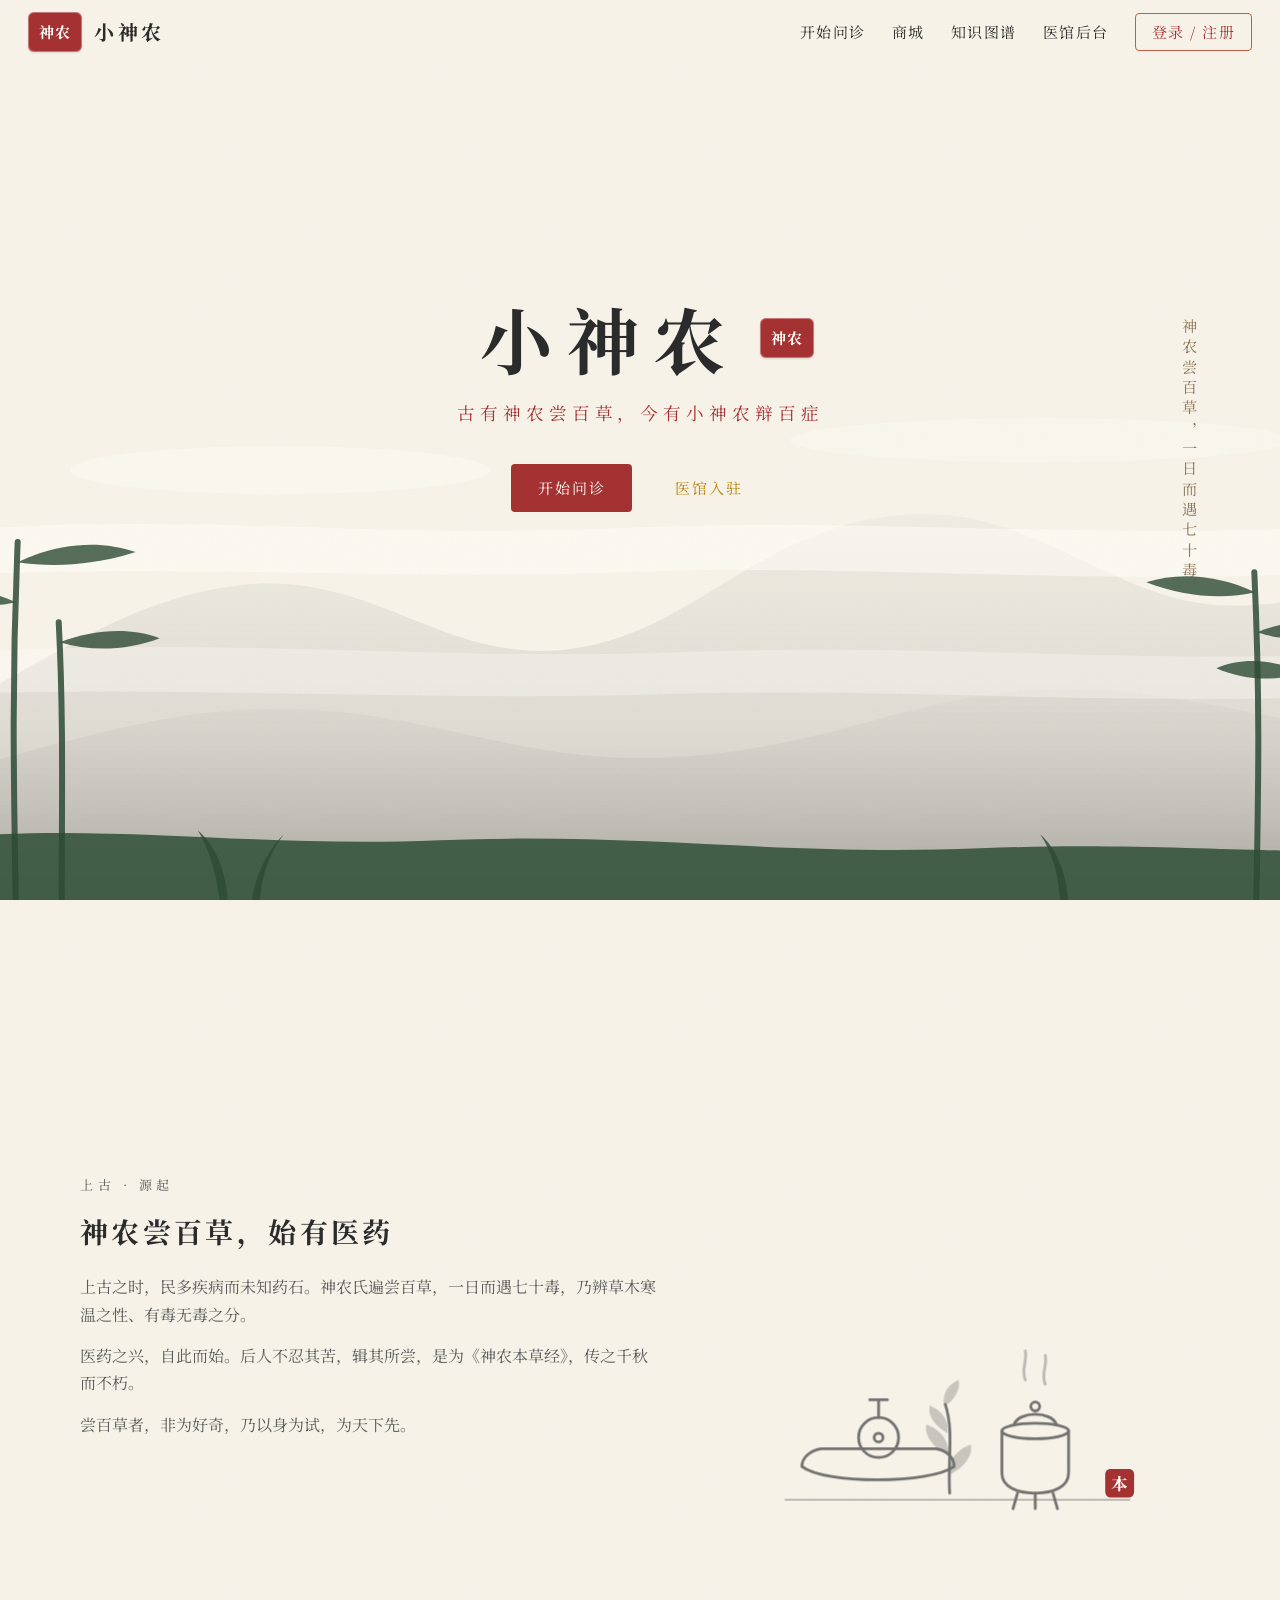
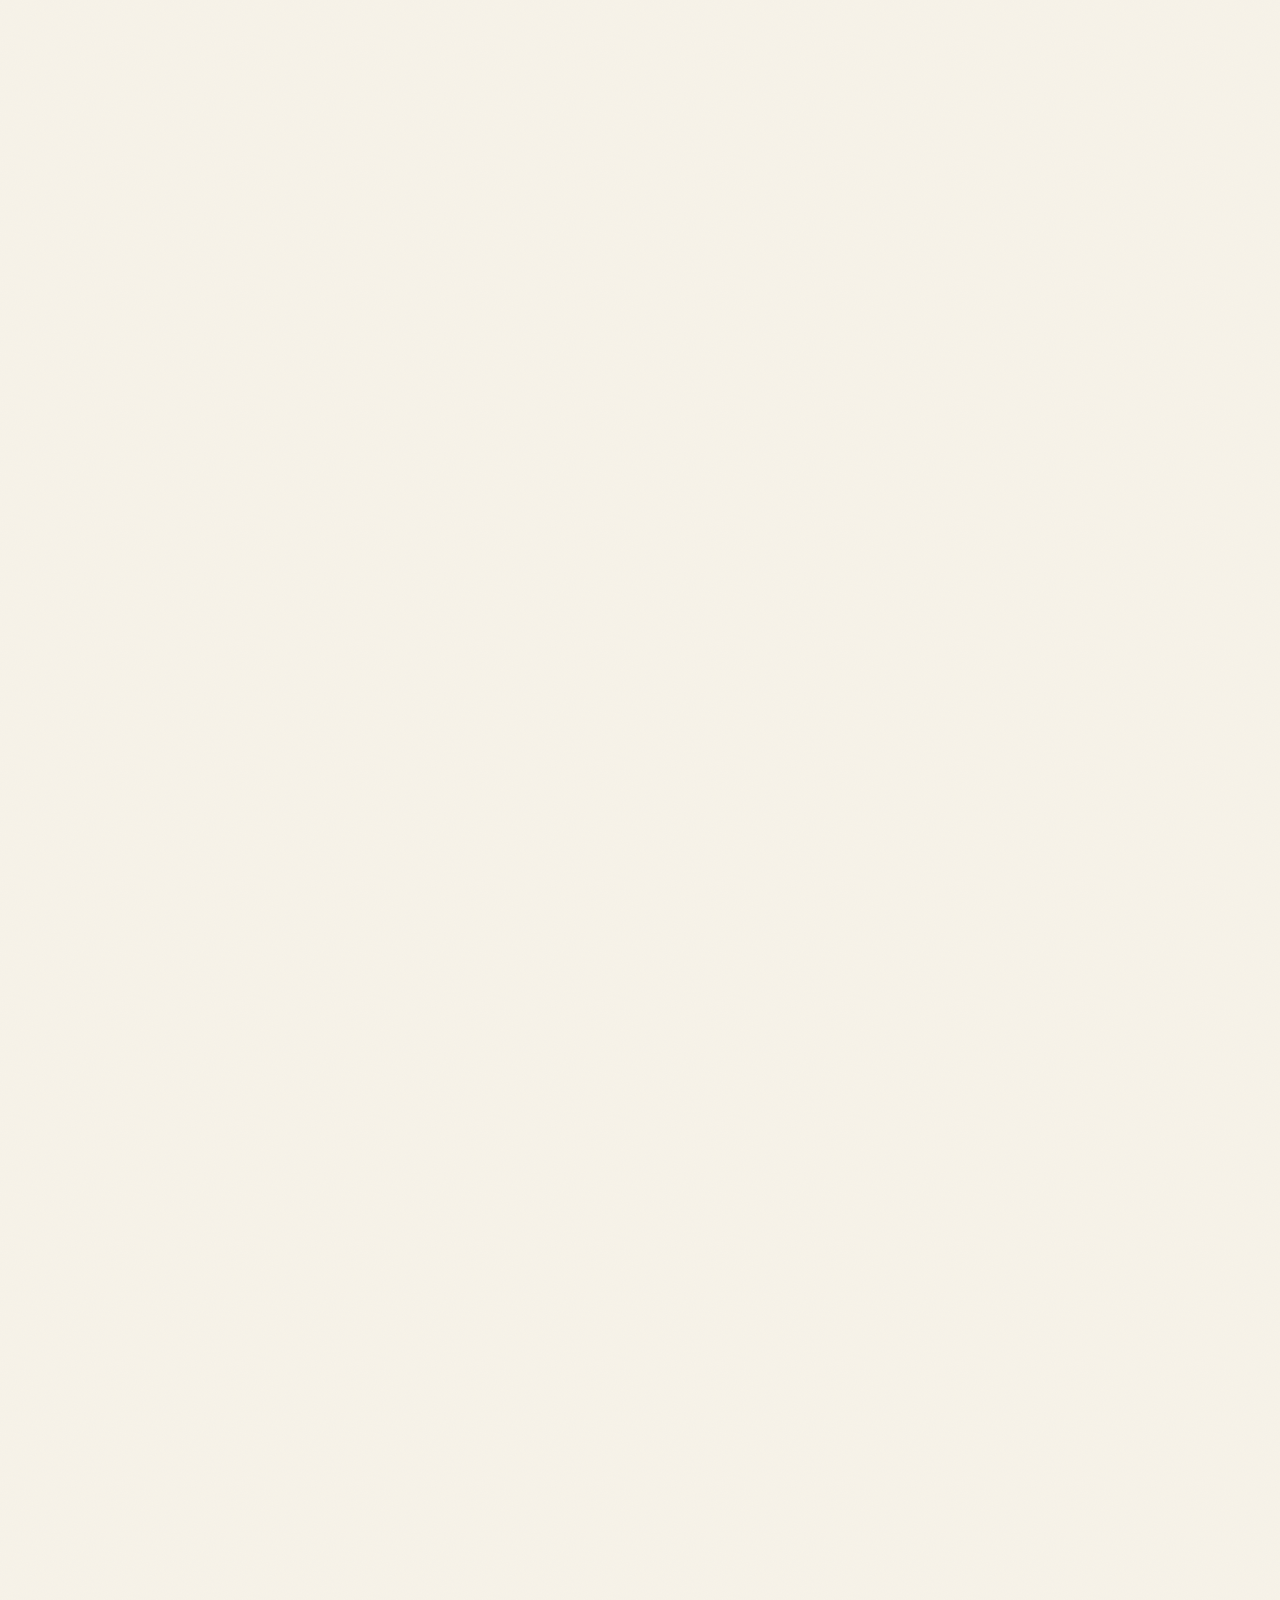
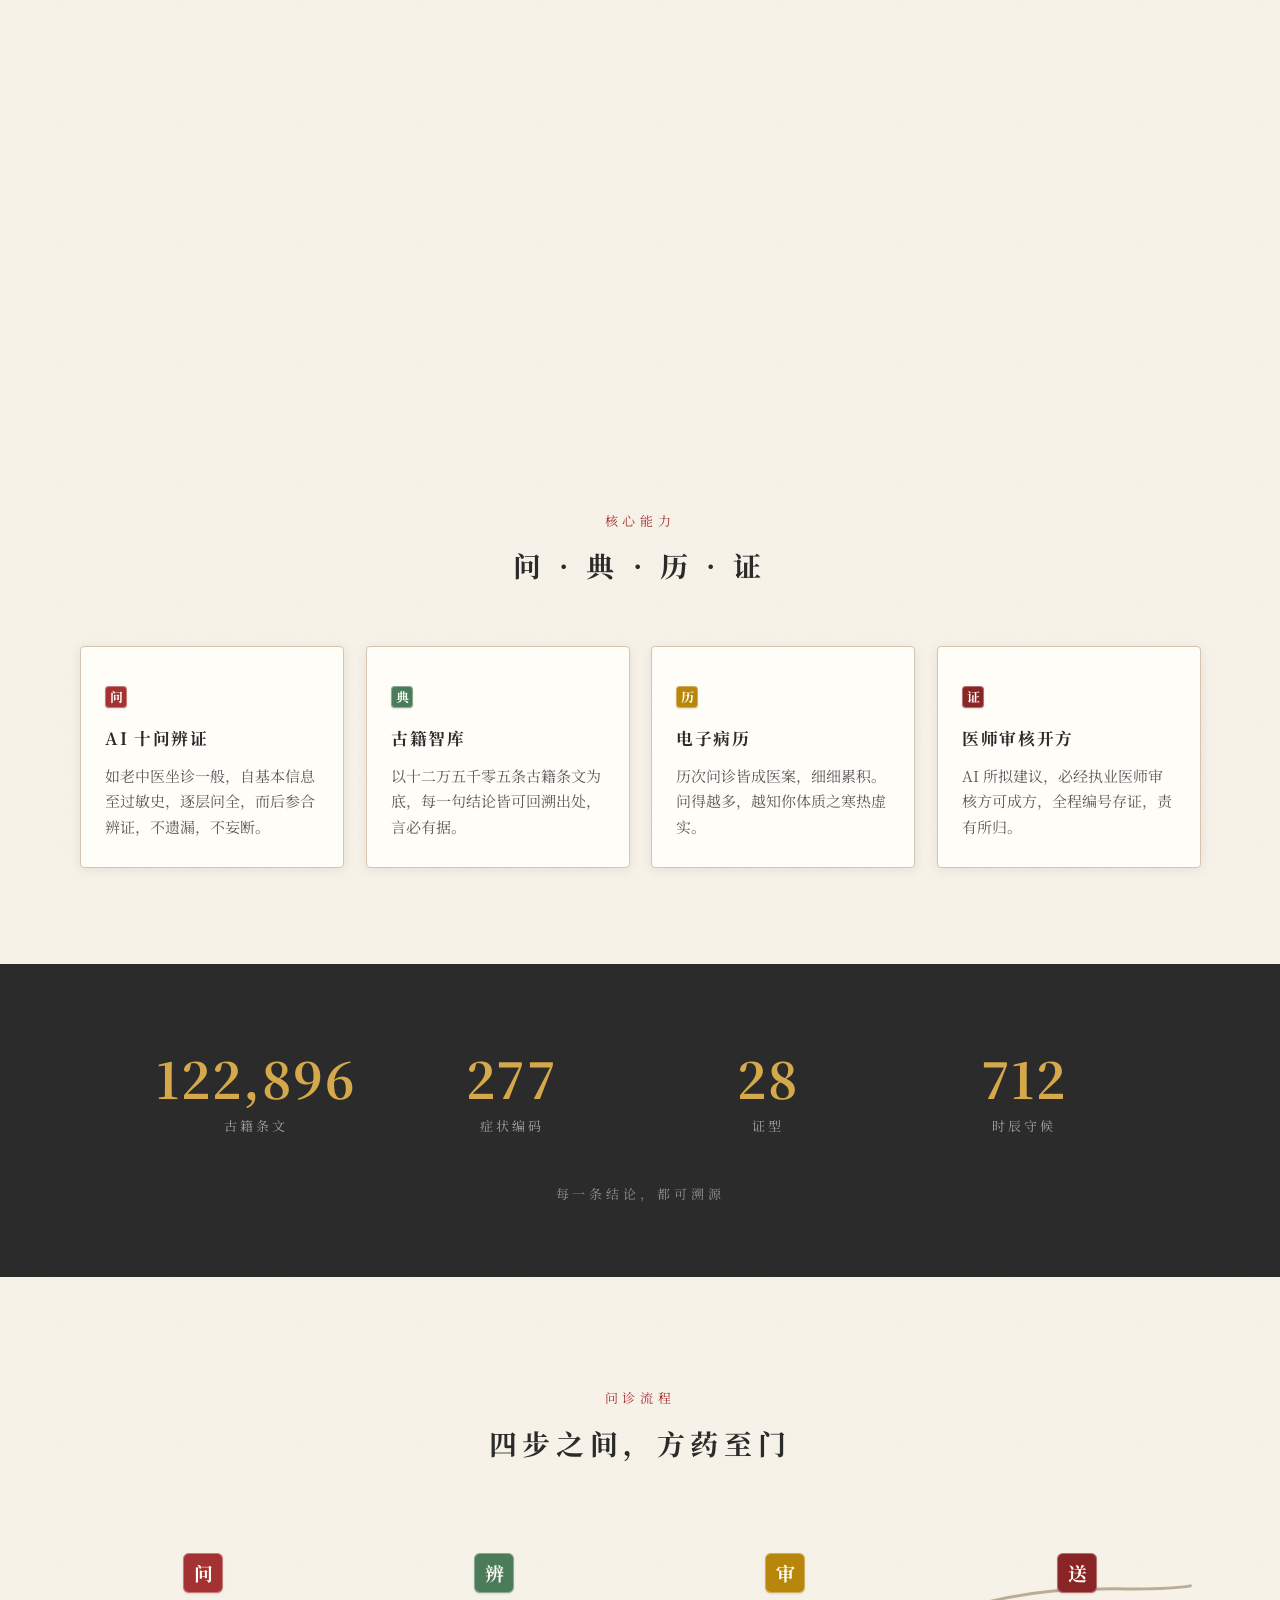
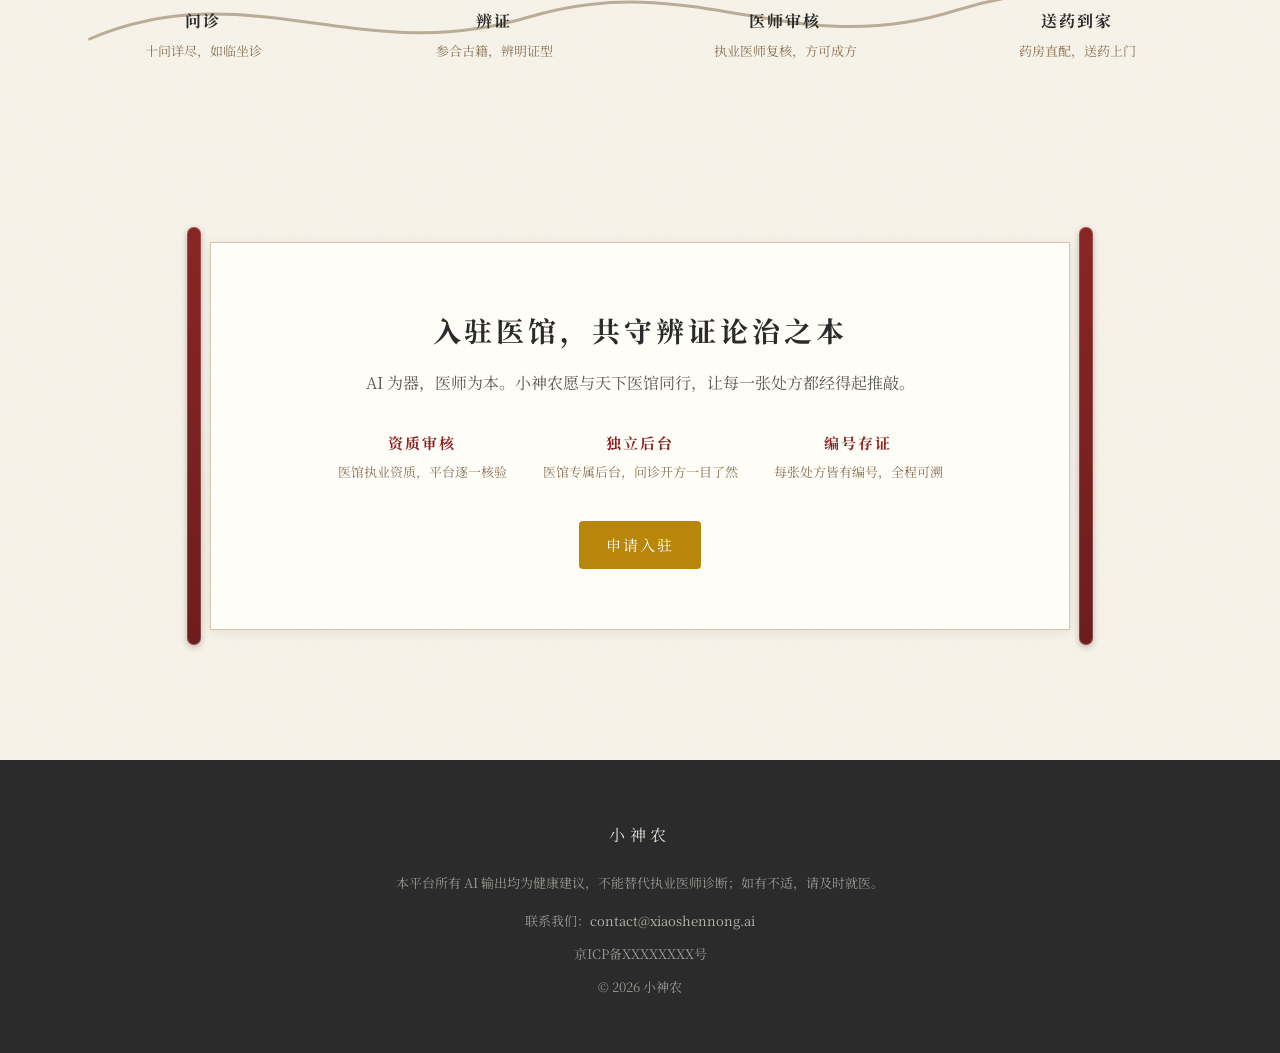
<file: frontend/home.html>
<!DOCTYPE html>
<html lang="zh-CN">
<head>
    <meta charset="UTF-8">
    <meta name="viewport" content="width=device-width, initial-scale=1.0">
    <title>小神农中医AI · 古有神农尝百草，今有小神农辩百症</title>
    <meta name="description" content="小神农中医AI：以十二万五千零五条古籍条文为底、执业医师审核为证的中医智能问诊平台，辨证论治，每条结论皆可溯源。">
    <meta property="og:title" content="小神农中医AI · 古有神农尝百草，今有小神农辩百症">
    <meta property="og:description" content="AI 十问辨证，古籍智库可溯源，执业医师审核开方——小神农以 AI 续写本草。">
    <meta property="og:type" content="website">
    <link rel="icon" href="data:image/svg+xml,%3Csvg xmlns='http://www.w3.org/2000/svg' viewBox='0 0 64 64'%3E%3Crect width='64' height='64' rx='12' fill='%23a53232'/%3E%3Crect x='6' y='6' width='52' height='52' rx='8' fill='none' stroke='%23fffdf8' stroke-opacity='0.45' stroke-width='2'/%3E%3Ctext x='32' y='42' font-family='serif' font-size='24' font-weight='bold' fill='%23fffdf8' text-anchor='middle'%3E%E7%A5%9E%E5%86%9C%3C/text%3E%3C/svg%3E">
    <link rel="preconnect" href="https://fonts.googleapis.com">
    <link rel="stylesheet" href="https://fonts.googleapis.com/css2?family=Noto+Serif+SC:wght@400;500;600;700&display=swap">
    <link rel="stylesheet" href="assets/xsn-theme.css">
    <script src="assets/xsn-motion.js" defer></script>
    <style>
        * { margin: 0; padding: 0; box-sizing: border-box; }
        html { scroll-behavior: smooth; }
        body {
            font-family: var(--font-serif);
            background: var(--paper);
            background-image: var(--paper-texture);
            color: var(--ink);
            line-height: 1.7;
            overflow-x: hidden;
        }

        /* ============ 吸顶 nav（材质栏 + 渐变淡出边） ============ */
        .home-nav {
            position: fixed;
            top: 0; left: 0; right: 0;
            z-index: 100;
            display: flex;
            align-items: center;
            justify-content: space-between;
            gap: 16px;
            padding: 12px 28px;
        }
        .home-nav::after {
            content: '';
            position: absolute;
            left: 0; right: 0; top: 100%;
            height: 14px;
            background: linear-gradient(to bottom, rgba(43, 27, 18, 0.10), rgba(43, 27, 18, 0));
            opacity: 0;
            transition: opacity var(--dur-med) ease;
            pointer-events: none;
        }
        .home-nav.scrolled::after { opacity: 1; }
        .brand {
            display: flex;
            align-items: center;
            gap: 12px;
            text-decoration: none;
            color: var(--ink);
            flex-shrink: 0;
        }
        .brand-name { font-size: 1.25rem; font-weight: 700; letter-spacing: 0.18em; }
        .seal-word { width: 54px; font-size: 15px; letter-spacing: 0.04em; }
        .nav-links { display: flex; align-items: center; gap: 26px; }
        .nav-links a {
            color: var(--ink);
            text-decoration: none;
            font-size: var(--text-base);
            letter-spacing: 0.1em;
            transition: color var(--dur-fast) ease;
            white-space: nowrap;
        }
        .nav-links a:hover { color: var(--cinnabar); }
        .nav-links a.nav-login {
            border: 1px solid var(--cinnabar-light);
            color: var(--cinnabar);
            padding: 5px 16px;
            border-radius: var(--radius);
            transition: background var(--dur-fast) var(--ease-spring), color var(--dur-fast) var(--ease-spring);
        }
        .nav-links a.nav-login:hover { background: var(--cinnabar); color: #fffdf8; }

        /* ============ Hero：三层淡墨山水 ============ */
        .hero {
            position: relative;
            height: 100vh;
            min-height: 620px;
            overflow: hidden;
            display: flex;
            align-items: center;
            justify-content: center;
        }
        .hero-ink {
            position: absolute;
            left: 0; right: 0; bottom: 0;
            height: 66.7%;
            pointer-events: none;
        }
        .hero-ink .layer { position: absolute; inset: 0; width: 100%; height: 100%; }
        .hero-inner {
            position: relative;
            z-index: 2;
            text-align: center;
            padding: 0 24px;
            margin-top: -10vh;
        }
        .hero-title-row {
            display: flex;
            align-items: center;
            justify-content: center;
            gap: 20px;
        }
        .hero h1 {
            font-size: var(--text-display);
            letter-spacing: var(--tracking-display);
            text-indent: var(--tracking-display); /* 平衡末字后的加宽字距，视觉居中 */
            line-height: 1.1;
            font-weight: 700;
            color: var(--ink);
        }
        .hero-slogan {
            margin-top: 20px;
            color: var(--cinnabar);
            font-size: 1.1rem;
            letter-spacing: 0.28em;
        }
        .hero-vertical {
            position: absolute;
            right: 6vw;
            top: 0; bottom: 0;
            display: flex;
            align-items: center;
            z-index: 2;
        }
        .hero-vertical span {
            writing-mode: vertical-rl;
            color: var(--ink-faint);
            font-size: 0.95rem;
            letter-spacing: 0.35em;
        }
        .hero-cta {
            margin-top: 36px;
            display: flex;
            gap: 16px;
            justify-content: center;
            flex-wrap: wrap;
        }

        /* ============ 品牌故事：粘性三段 ============ */
        .story-track { position: relative; height: 300vh; }
        .story-sticky {
            position: sticky;
            top: 0;
            height: 100vh;
            display: flex;
            align-items: center;
            overflow: hidden;
        }
        .story-grid {
            width: min(1120px, 92vw);
            margin: 0 auto;
            display: grid;
            grid-template-columns: 1.1fr 0.9fr;
            gap: 64px;
            align-items: center;
        }
        .story-eyebrow {
            color: var(--cinnabar);
            font-size: var(--text-sm);
            letter-spacing: 0.35em;
            margin-bottom: 10px;
        }
        .story-texts { position: relative; min-height: 22em; }
        .story-seg {
            position: absolute;
            top: 0; left: 0; right: 0;
            opacity: 0;
            transform: translateY(14px);
            transition: opacity var(--dur-slow) var(--ease-spring),
                        transform var(--dur-slow) var(--ease-spring);
        }
        .story-seg.active { opacity: 1; transform: none; }
        .story-seg h2 {
            font-size: var(--text-title);
            letter-spacing: 0.12em;
            margin-bottom: 18px;
            font-weight: 700;
        }
        .story-seg p { color: var(--ink-light); margin-bottom: 0.9em; }
        .story-ink { text-align: center; will-change: transform; }
        .story-ink svg { width: min(400px, 100%); height: auto; }
        /* reduced-motion / 移动端降级：普通三段顺序排列 */
        .story-track.story-flat { height: auto; }
        .story-flat .story-sticky { position: static; height: auto; padding: 96px 0; overflow: visible; }
        .story-flat .story-texts { min-height: 0; }
        .story-flat .story-seg {
            position: static;
            opacity: 1;
            transform: none;
            transition: none;
            margin-bottom: 3em;
        }
        .story-flat .story-ink { transform: none !important; margin-top: 24px; }

        /* ============ 章节通用 ============ */
        .section-head { text-align: center; margin-bottom: 56px; padding: 0 24px; }
        .section-head .eyebrow {
            color: var(--cinnabar);
            font-size: var(--text-sm);
            letter-spacing: 0.35em;
            margin-bottom: 10px;
        }
        .section-head h2 { font-size: var(--text-title); letter-spacing: 0.2em; font-weight: 700; }

        /* ============ 核心能力四卡 ============ */
        .cap-section { padding: 110px 0 96px; }
        .cap-grid {
            width: min(1120px, 92vw);
            margin: 0 auto;
            display: grid;
            grid-template-columns: repeat(4, 1fr);
            gap: 22px;
        }
        .cap-card { padding: 30px 24px 28px; }
        .cap-card h3 { font-size: 1.05rem; letter-spacing: 0.1em; margin: 16px 0 10px; }
        .cap-card p { color: var(--ink-light); font-size: var(--text-base); }
        .xsn-seal-deep { background: var(--cinnabar-dark); }

        /* ============ 数字带 ============ */
        .band { background: #2b2b2b; padding: 84px 0 72px; }
        .band-grid {
            width: min(1000px, 92vw);
            margin: 0 auto;
            display: grid;
            grid-template-columns: repeat(4, 1fr);
            gap: 24px;
            text-align: center;
        }
        .band-num {
            font-size: clamp(2rem, 4.5vw, 3.1rem);
            color: var(--gold-light);
            font-weight: 700;
            letter-spacing: 0.04em;
            line-height: 1.2;
        }
        .band-label {
            margin-top: 8px;
            color: rgba(247, 243, 233, 0.6);
            font-size: var(--text-sm);
            letter-spacing: 0.22em;
        }
        .band-note {
            text-align: center;
            margin-top: 46px;
            color: rgba(247, 243, 233, 0.5);
            font-size: var(--text-sm);
            letter-spacing: 0.3em;
        }

        /* ============ 问诊流程 ============ */
        .flow-section { padding: 110px 0 120px; }
        .flow-wrap { position: relative; width: min(1120px, 94vw); margin: 0 auto; padding: 30px 0; }
        .flow-line { position: absolute; inset: 0; width: 100%; height: 100%; }
        .flow-line-v { display: none; }
        .flow-nodes { position: relative; display: flex; justify-content: space-between; }
        .flow-node { width: 22%; text-align: center; position: relative; }
        .flow-node h4 { margin: 14px 0 6px; font-size: 1rem; letter-spacing: 0.12em; }
        .flow-node p { color: var(--ink-faint); font-size: var(--text-sm); }

        /* ============ 医馆入驻：卷轴卡 ============ */
        .clinic-section { padding: 30px 0 130px; }
        .scroll-card {
            position: relative;
            width: min(860px, 90vw);
            margin: 0 auto;
            background: var(--card);
            border: 1px solid var(--border);
            box-shadow: var(--shadow-card);
            padding: 64px 72px 60px;
            text-align: center;
        }
        .scroll-card::before, .scroll-card::after {
            content: '';
            position: absolute;
            top: -16px; bottom: -16px;
            width: 14px;
            border-radius: 7px;
            background: linear-gradient(to bottom, var(--cinnabar-dark), #6d1d1d);
            box-shadow: inset 0 0 0 1px rgba(255, 253, 248, 0.18), 0 2px 6px rgba(43, 27, 18, 0.28);
        }
        .scroll-card::before { left: -24px; }
        .scroll-card::after { right: -24px; }
        .scroll-card h2 { font-size: var(--text-title); letter-spacing: 0.14em; margin-bottom: 14px; }
        .scroll-card > p { color: var(--ink-light); }
        .clinic-points {
            display: flex;
            justify-content: center;
            gap: 36px;
            margin: 34px 0 38px;
            flex-wrap: wrap;
        }
        .clinic-point { max-width: 200px; }
        .clinic-point h5 { font-size: var(--text-base); letter-spacing: 0.12em; margin-bottom: 6px; color: var(--cinnabar-dark); }
        .clinic-point p { color: var(--ink-faint); font-size: var(--text-sm); }

        /* ============ 页脚 ============ */
        .footer {
            background: var(--ink);
            color: rgba(247, 243, 233, 0.55);
            text-align: center;
            padding: 60px 24px 46px;
            font-size: var(--text-sm);
        }
        .footer .f-brand {
            color: rgba(247, 243, 233, 0.88);
            font-size: 1rem;
            letter-spacing: 0.3em;
            margin-bottom: 20px;
        }
        .footer p { margin-bottom: 8px; line-height: 1.9; }
        .footer .f-disclaimer { max-width: 640px; margin: 0 auto 14px; }
        .footer a { color: rgba(247, 243, 233, 0.7); text-decoration: none; }

        /* ============ 响应式 ============ */
        @media (max-width: 1024px) {
            .cap-grid { grid-template-columns: repeat(2, 1fr); }
        }
        @media (max-width: 768px) {
            .home-nav { padding: 10px 16px; }
            .brand-name { font-size: 1.05rem; }
            .nav-links { gap: 14px; flex-wrap: wrap; justify-content: flex-end; row-gap: 4px; }
            .nav-links a { font-size: var(--text-sm); }
            .hero-vertical { display: none; }                 /* 竖排文字隐藏 */
            .hero-ink .layer-cloud { display: none; }         /* 山水减为两层 */
            .hero h1 { letter-spacing: 0.14em; text-indent: 0.14em; }
            .hero-slogan { font-size: 0.95rem; letter-spacing: 0.18em; }
            .story-track { height: auto; }                    /* 粘性段降级为顺序排列 */
            .story-sticky { position: static; height: auto; padding: 84px 0 20px; overflow: visible; }
            .story-grid { grid-template-columns: 1fr; gap: 40px; }
            .story-texts { min-height: 0; }
            .story-seg { position: static; opacity: 1; transform: none; transition: none; margin-bottom: 3em; }
            .story-ink { transform: none !important; }
            .cap-grid { grid-template-columns: 1fr; }         /* 四卡单列 */
            .band-grid { grid-template-columns: repeat(2, 1fr); gap: 34px 16px; }
            .flow-line { display: none; }                     /* 流程改纵向 */
            .flow-line-v {
                display: block;
                position: absolute;
                left: 50%; top: 0;
                width: 60px; height: 100%;
                transform: translateX(-50%);
            }
            .flow-nodes { flex-direction: column; gap: 52px; }
            .flow-node { width: 100%; }
            .scroll-card { padding: 48px 30px 44px; }
            .scroll-card::before { left: -10px; }
            .scroll-card::after { right: -10px; }
        }
    </style>
</head>
<body>

    <!-- ============ 吸顶 nav ============ -->
    <nav class="xsn-material-bar home-nav" id="homeNav">
        <a class="brand" href="home.html">
            <span class="xsn-seal xsn-seal-lg seal-word">神农</span>
            <span class="brand-name">小神农</span>
        </a>
        <div class="nav-links">
            <a href="index.html">开始问诊</a>
            <a href="index.html#mall">商城</a>
            <a href="kg_visual.html">知识图谱</a>
            <a href="clinic.html">医馆后台</a>
            <a class="nav-login" href="index.html" target="_blank" rel="noopener">登录 / 注册</a>
        </div>
    </nav>

    <!-- ============ Hero ============ -->
    <header class="hero" data-parallax>
        <div class="hero-ink" aria-hidden="true">
            <!-- 远山：淡墨低透明渐变剪影 -->
            <svg class="layer layer-far" data-parallax-depth="0.15" viewBox="0 0 1440 600" preserveAspectRatio="xMidYMax slice">
                <defs>
                    <linearGradient id="inkFar" x1="0" y1="0" x2="0" y2="1">
                        <stop offset="0" stop-color="#5a5a5a" stop-opacity="0.04"/>
                        <stop offset="0.55" stop-color="#5a5a5a" stop-opacity="0.15"/>
                        <stop offset="1" stop-color="#46463e" stop-opacity="0.30"/>
                    </linearGradient>
                </defs>
                <path fill="url(#inkFar)" d="M0,600 L0,420 C110,380 190,300 320,285 C450,270 520,360 640,350 C770,339 830,230 980,215 C1110,202 1190,300 1300,305 C1370,308 1410,290 1440,280 L1440,600 Z"/>
                <path fill="url(#inkFar)" opacity="0.7" d="M0,600 L0,480 C160,440 260,400 400,410 C540,420 620,470 780,455 C940,440 1020,380 1180,390 C1300,398 1380,430 1440,425 L1440,600 Z"/>
            </svg>
            <!-- 云雾：半透明白纱横带 -->
            <svg class="layer layer-cloud" data-parallax-depth="0.3" viewBox="0 0 1440 600" preserveAspectRatio="xMidYMax slice">
                <path fill="#fffdf8" opacity="0.50" d="M-60,240 C220,205 420,240 700,228 C980,216 1180,244 1500,222 L1500,268 C1200,290 960,262 700,272 C440,282 200,258 -60,282 Z"/>
                <path fill="#fffdf8" opacity="0.34" d="M-60,360 C260,330 480,362 760,352 C1040,342 1240,368 1500,350 L1500,392 C1230,410 1000,386 740,394 C480,402 220,382 -60,398 Z"/>
                <ellipse cx="360" cy="170" rx="210" ry="24" fill="#fffdf8" opacity="0.30"/>
                <ellipse cx="1120" cy="140" rx="250" ry="22" fill="#fffdf8" opacity="0.26"/>
            </svg>
            <!-- 近竹与草：深墨绿剪影 -->
            <svg class="layer layer-near" data-parallax-depth="0.5" viewBox="0 0 1440 600" preserveAspectRatio="xMidYMax slice">
                <path fill="#33523c" opacity="0.88" d="M0,600 L0,540 C180,520 320,548 520,540 C720,532 860,556 1060,548 C1240,541 1360,556 1440,548 L1440,600 Z"/>
                <g stroke="#2d4a35" stroke-width="6" stroke-linecap="round" fill="none" opacity="0.85">
                    <path d="M96,600 C94,480 92,380 98,242"/>
                    <path d="M142,600 C142,500 144,420 139,322"/>
                    <path d="M1336,600 C1338,490 1340,400 1334,272"/>
                    <path d="M1380,600 C1380,510 1378,440 1383,352"/>
                </g>
                <g fill="#2d4a35" opacity="0.8">
                    <path d="M98,262 C140,242 182,240 216,252 C178,264 136,268 98,262 Z"/>
                    <path d="M96,302 C60,286 30,286 4,296 C38,306 72,308 96,302 Z"/>
                    <path d="M140,342 C178,328 212,328 240,338 C208,350 172,352 140,342 Z"/>
                    <path d="M1335,292 C1296,274 1258,272 1226,282 C1262,296 1302,300 1335,292 Z"/>
                    <path d="M1337,332 C1372,318 1404,318 1430,328 C1398,340 1364,342 1337,332 Z"/>
                    <path d="M1382,372 C1350,358 1320,358 1296,368 C1324,380 1356,382 1382,372 Z"/>
                    <path d="M300,600 C296,572 290,550 278,530 C296,546 306,570 308,600 Z"/>
                    <path d="M340,600 C342,574 350,552 364,534 C350,548 336,572 332,600 Z"/>
                    <path d="M1140,600 C1138,574 1132,552 1120,534 C1136,548 1146,572 1148,600 Z"/>
                </g>
            </svg>
        </div>

        <div class="hero-inner">
            <div class="hero-title-row">
                <h1 data-reveal>小神农</h1>
                <span class="xsn-seal xsn-seal-lg seal-word" data-reveal data-reveal-delay="450">神农</span>
            </div>
            <p class="hero-slogan" data-reveal data-reveal-delay="150">古有神农尝百草，今有小神农辩百症</p>
            <div class="hero-cta" data-reveal data-reveal-delay="600">
                <a class="xsn-btn xsn-btn-cinnabar" href="index.html">开始问诊</a>
                <a class="xsn-btn xsn-btn-outline-gold" href="clinic.html">医馆入驻</a>
            </div>
        </div>

        <div class="hero-vertical">
            <span data-reveal data-reveal-delay="300">神农尝百草，一日而遇七十毒</span>
        </div>
    </header>

    <!-- ============ 品牌故事（粘性三段） ============ -->
    <section class="story-track" id="storyTrack">
        <div class="story-sticky">
            <div class="story-grid">
                <div class="story-texts">
                    <div class="story-seg active">
                        <p class="story-eyebrow">上古 · 源起</p>
                        <h2>神农尝百草，始有医药</h2>
                        <p>上古之时，民多疾病而未知药石。神农氏遍尝百草，一日而遇七十毒，乃辨草木寒温之性、有毒无毒之分。</p>
                        <p>医药之兴，自此而始。后人不忍其苦，辑其所尝，是为《神农本草经》，传之千秋而不朽。</p>
                        <p>尝百草者，非为好奇，乃以身为试，为天下先。</p>
                    </div>
                    <div class="story-seg">
                        <p class="story-eyebrow">千年 · 传承</p>
                        <h2>《伤寒》《纲目》，辨证论治自成体系</h2>
                        <p>仲景作《伤寒杂病论》，立六经辨证之纲；时珍历二十七载，成《本草纲目》，收药一千八百九十二种。</p>
                        <p>千载之间，医家以望闻问切为法，以辨证论治为宗。</p>
                        <p>理、法、方、药，环环相扣，自成体系，历久而不衰。</p>
                    </div>
                    <div class="story-seg">
                        <p class="story-eyebrow">今日 · 续写</p>
                        <h2>小神农以 AI 续写本草</h2>
                        <p>今以小神农为名，不敢忘尝百草之心。平台汇古籍条文十二万五千零五条为底，每一条结论皆可溯源。</p>
                        <p>AI 所拟建议，必经执业医师审核为证，全程编号存案。</p>
                        <p>古人以舌尝草，今人以算力辨症——敬医之心，古今一也。</p>
                    </div>
                </div>
                <div class="story-ink" id="storyInk">
                    <!-- 药碾 · 药炉 · 草药：淡墨线描 -->
                    <svg viewBox="0 0 360 300" aria-hidden="true">
                        <g stroke="#5a5a5a" stroke-width="2.5" fill="none" stroke-linecap="round" opacity="0.85">
                            <path d="M20,268 H330" stroke-width="1.5" opacity="0.5"/>
                            <!-- 药碾：船形碾槽与碾轮 -->
                            <path d="M35,238 C55,254 150,254 172,238 C172,230 166,224 156,222 L52,222 C42,224 35,230 35,238 Z"/>
                            <circle cx="104" cy="212" r="18"/>
                            <circle cx="104" cy="212" r="4"/>
                            <path d="M104,194 L104,178 M96,178 H112"/>
                            <!-- 草药一株 -->
                            <path d="M168,262 C166,232 172,206 164,182"/>
                            <path d="M166,226 C154,220 147,210 148,202 C158,206 165,214 166,226 Z" fill="#5a5a5a" opacity="0.35"/>
                            <path d="M168,244 C180,238 187,228 186,220 C176,224 169,232 168,244 Z" fill="#5a5a5a" opacity="0.35"/>
                            <path d="M165,206 C155,200 150,192 151,185 C160,189 165,196 165,206 Z" fill="#5a5a5a" opacity="0.35"/>
                            <path d="M164,182 C172,176 176,168 175,162 C167,166 163,173 164,182 Z" fill="#5a5a5a" opacity="0.35"/>
                            <!-- 药炉：带盖砂锅，三足，热气 -->
                            <path d="M215,206 L215,244 C215,256 228,262 245,262 C262,262 275,256 275,244 L275,206"/>
                            <ellipse cx="245" cy="206" rx="30" ry="7"/>
                            <path d="M226,200 C231,188 259,188 264,200"/>
                            <circle cx="245" cy="184" r="4"/>
                            <path d="M229,262 L225,276 M261,262 L265,276 M245,262 L245,276"/>
                            <path d="M236,160 C232,150 238,144 236,134" opacity="0.45"/>
                            <path d="M254,164 C250,154 256,148 254,138" opacity="0.45"/>
                        </g>
                        <!-- 本草小印 -->
                        <rect x="308" y="240" width="26" height="26" rx="5" fill="#a53232"/>
                        <text x="321" y="259" font-family="'Noto Serif SC', serif" font-size="15" font-weight="bold" fill="#fffdf8" text-anchor="middle">本</text>
                    </svg>
                </div>
            </div>
        </div>
    </section>

    <!-- ============ 核心能力四卡 ============ -->
    <section class="cap-section">
        <div class="section-head">
            <p class="eyebrow">核心能力</p>
            <h2>问 · 典 · 历 · 证</h2>
        </div>
        <div class="cap-grid">
            <div class="xsn-card xsn-card-hover cap-card" data-reveal>
                <span class="xsn-seal">问</span>
                <h3>AI 十问辨证</h3>
                <p>如老中医坐诊一般，自基本信息至过敏史，逐层问全，而后参合辨证，不遗漏，不妄断。</p>
            </div>
            <div class="xsn-card xsn-card-hover cap-card" data-reveal data-reveal-delay="100">
                <span class="xsn-seal xsn-seal-jade">典</span>
                <h3>古籍智库</h3>
                <p>以十二万五千零五条古籍条文为底，每一句结论皆可回溯出处，言必有据。</p>
            </div>
            <div class="xsn-card xsn-card-hover cap-card" data-reveal data-reveal-delay="200">
                <span class="xsn-seal xsn-seal-gold">历</span>
                <h3>电子病历</h3>
                <p>历次问诊皆成医案，细细累积。问得越多，越知你体质之寒热虚实。</p>
            </div>
            <div class="xsn-card xsn-card-hover cap-card" data-reveal data-reveal-delay="300">
                <span class="xsn-seal xsn-seal-deep">证</span>
                <h3>医师审核开方</h3>
                <p>AI 所拟建议，必经执业医师审核方可成方，全程编号存证，责有所归。</p>
            </div>
        </div>
    </section>

    <!-- ============ 数字带 ============ -->
    <section class="band">
        <div class="band-grid">
            <div>
                <div class="band-num" data-counter="125005">0</div>
                <div class="band-label">古籍条文</div>
            </div>
            <div>
                <div class="band-num" data-counter="282">0</div>
                <div class="band-label">症状编码</div>
            </div>
            <div>
                <div class="band-num" data-counter="28">0</div>
                <div class="band-label">证型</div>
            </div>
            <div>
                <div class="band-num" data-counter="724">0</div>
                <div class="band-label">时辰守候</div>
            </div>
        </div>
        <p class="band-note">每一条结论，都可溯源</p>
    </section>

    <!-- ============ 问诊流程 ============ -->
    <section class="flow-section">
        <div class="section-head">
            <p class="eyebrow">问诊流程</p>
            <h2>四步之间，方药至门</h2>
        </div>
        <div class="flow-wrap">
            <svg class="flow-line" viewBox="0 0 1200 140" preserveAspectRatio="none" aria-hidden="true">
                <path data-draw d="M10,96 C180,40 300,120 480,78 C660,36 760,116 940,72 C1060,44 1130,60 1190,52"
                      stroke="#8b7355" stroke-width="2.5" fill="none" stroke-linecap="round" opacity="0.55"/>
            </svg>
            <svg class="flow-line-v" viewBox="0 0 60 720" preserveAspectRatio="none" aria-hidden="true">
                <path data-draw d="M30,10 C50,130 12,240 32,360 C52,480 14,580 30,710"
                      stroke="#8b7355" stroke-width="2.5" fill="none" stroke-linecap="round" opacity="0.55"/>
            </svg>
            <div class="flow-nodes">
                <div class="flow-node" data-reveal>
                    <span class="xsn-seal xsn-seal-lg">问</span>
                    <h4>问诊</h4>
                    <p>十问详尽，如临坐诊</p>
                </div>
                <div class="flow-node" data-reveal data-reveal-delay="150">
                    <span class="xsn-seal xsn-seal-lg xsn-seal-jade">辨</span>
                    <h4>辨证</h4>
                    <p>参合古籍，辨明证型</p>
                </div>
                <div class="flow-node" data-reveal data-reveal-delay="300">
                    <span class="xsn-seal xsn-seal-lg xsn-seal-gold">审</span>
                    <h4>医师审核</h4>
                    <p>执业医师复核，方可成方</p>
                </div>
                <div class="flow-node" data-reveal data-reveal-delay="450">
                    <span class="xsn-seal xsn-seal-lg xsn-seal-deep">送</span>
                    <h4>送药到家</h4>
                    <p>药房直配，送药上门</p>
                </div>
            </div>
        </div>
    </section>

    <!-- ============ 医馆入驻 ============ -->
    <section class="clinic-section">
        <div class="scroll-card" data-reveal>
            <h2>入驻医馆，共守辨证论治之本</h2>
            <p>AI 为器，医师为本。小神农愿与天下医馆同行，让每一张处方都经得起推敲。</p>
            <div class="clinic-points">
                <div class="clinic-point">
                    <h5>资质审核</h5>
                    <p>医馆执业资质，平台逐一核验</p>
                </div>
                <div class="clinic-point">
                    <h5>独立后台</h5>
                    <p>医馆专属后台，问诊开方一目了然</p>
                </div>
                <div class="clinic-point">
                    <h5>编号存证</h5>
                    <p>每张处方皆有编号，全程可溯</p>
                </div>
            </div>
            <a class="xsn-btn xsn-btn-gold" href="clinic.html">申请入驻</a>
        </div>
    </section>

    <!-- ============ 页脚 ============ -->
    <footer class="footer">
        <p class="f-brand">小神农</p>
        <p class="f-disclaimer">本平台所有 AI 输出均为健康建议，不能替代执业医师诊断；如有不适，请及时就医。</p>
        <p>联系我们：<a href="mailto:contact@xiaoshennong.ai">contact@xiaoshennong.ai</a></p>
        <p>京ICP备XXXXXXXX号</p>
        <p>&copy; 2026 小神农</p>
    </footer>

    <script>
    (function () {
        'use strict';

        function ready(fn) {
            if (document.readyState === 'loading') document.addEventListener('DOMContentLoaded', fn);
            else fn();
        }

        ready(function () {
            /* reduced-motion：主题包已降级 reveal/draw，粘性段在此降级为顺序排列 */
            var reduced = (window.XSNMotion && window.XSNMotion.reducedMotion) ||
                          window.matchMedia('(prefers-reduced-motion: reduce)').matches;

            var nav = document.getElementById('homeNav');
            var track = document.getElementById('storyTrack');
            var ink = document.getElementById('storyInk');
            var segs = track ? Array.prototype.slice.call(track.querySelectorAll('.story-seg')) : [];
            var flat = !track || reduced;
            if (track && reduced) track.classList.add('story-flat');

            var current = 0;
            var ticking = false;

            function update() {
                ticking = false;
                var y = window.pageYOffset || document.documentElement.scrollTop;
                if (nav) nav.classList.toggle('scrolled', y > 40);
                if (flat || !segs.length || window.innerWidth <= 768) return;
                var r = track.getBoundingClientRect();
                var total = r.height - window.innerHeight;
                var p = total > 0 ? Math.min(1, Math.max(0, -r.top / total)) : 0;
                var idx = Math.min(segs.length - 1, Math.floor(p * segs.length));
                if (idx !== current) {
                    current = idx;
                    segs.forEach(function (seg, i) { seg.classList.toggle('active', i === idx); });
                }
                if (ink) ink.style.transform = 'translateY(' + ((0.5 - p) * 44).toFixed(1) + 'px)';
            }

            function onScroll() {
                if (!ticking) { ticking = true; requestAnimationFrame(update); }
            }

            window.addEventListener('scroll', onScroll, { passive: true });
            window.addEventListener('resize', onScroll, { passive: true });
            update();
        });
    })();
    </script>
</body>
</html>
</file>
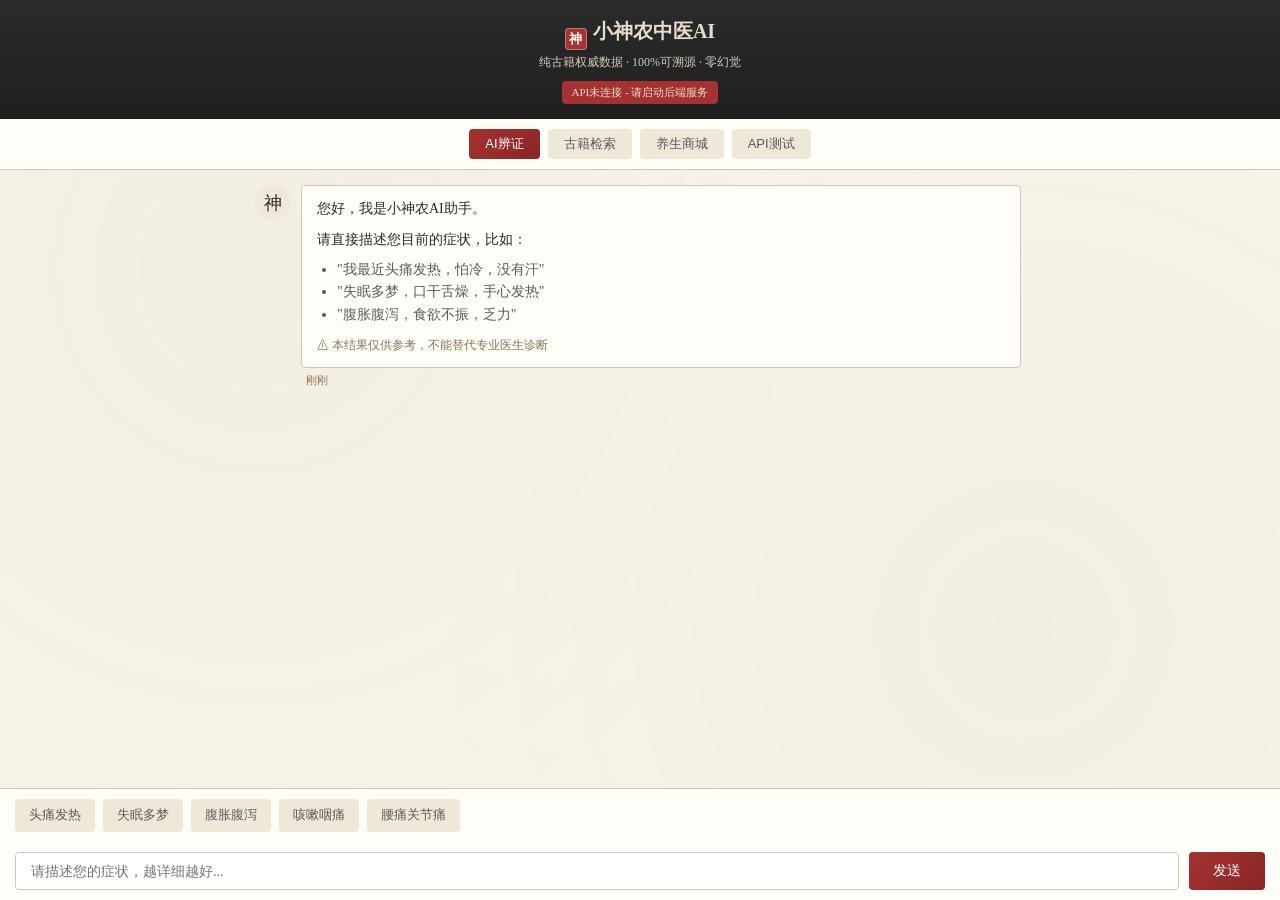
<file: frontend/test_ui.html>
<!DOCTYPE html>
<html lang="zh-CN">
<head>
    <meta charset="UTF-8">
    <meta name="viewport" content="width=device-width, initial-scale=1.0">
    <title>小神农中医AI · 综合测试</title>
    <link rel="icon" href="data:image/svg+xml,%3Csvg xmlns='http://www.w3.org/2000/svg' viewBox='0 0 64 64'%3E%3Crect width='64' height='64' rx='12' fill='%23a53232'/%3E%3Crect x='6' y='6' width='52' height='52' rx='8' fill='none' stroke='%23fffdf8' stroke-opacity='0.45' stroke-width='2'/%3E%3Ctext x='32' y='42' font-family='serif' font-size='24' font-weight='bold' fill='%23fffdf8' text-anchor='middle'%3E%E7%A5%9E%E5%86%9C%3C/text%3E%3C/svg%3E">
    <link rel="stylesheet" href="assets/xsn-theme.css">
    <style>:root {
    --paper: #f7f3e9;
    --paper-dark: #efe8d8;
    --ink: #2b2b2b;
    --ink-light: #5a5a5a;
    --cinnabar: #a53232;
    --cinnabar-light: #c45c48;
        --jade: #4a7c59;
    --jade-dark: #2d4a35;
    --gold: #b8860b;
    --gold-light: #d4a84b;
    --border: #d4c4b0;
    --shadow: rgba(43, 27, 18, 0.12);
}


/* 卷轴/卡片的回纹角饰 */
.card, .result-card {
    position: relative;
}
.card::before, .card::after,
.result-card::before, .result-card::after {
    content: '';
    position: absolute;
    width: 16px;
    height: 16px;
    border: 2px solid #a53232;
    pointer-events: none;
}
.card::before, .result-card::before {
    top: 10px;
    left: 10px;
    border-right: none;
    border-bottom: none;
}
.card::after, .result-card::after {
    bottom: 10px;
    right: 10px;
    border-left: none;
    border-top: none;
}


        * { margin: 0; padding: 0; box-sizing: border-box; }
        body {
            font-family: 'Noto Serif SC', 'Source Han Serif SC', 'SimSun', 'STSong', serif;
            background: #f7f3e9;
            color: #2b2b2b;
            line-height: 1.6;
            height: 100vh;
            display: flex;
            flex-direction: column;
        }
/* 宣纸纹理背景 */
body::before {
    content: '';
    position: fixed;
    top: 0;
    left: 0;
    right: 0;
    bottom: 0;
    background-image:
        radial-gradient(circle at 20% 30%, rgba(180, 160, 130, 0.05) 0%, transparent 50%),
        radial-gradient(circle at 80% 70%, rgba(160, 140, 110, 0.04) 0%, transparent 50%);
    pointer-events: none;
    z-index: -1;
}

        
        /* 头部 */
        .header {
            background: linear-gradient(180deg, #2b2b2b 0%, #1f1f1f 100%);
            color: #e8dcc8;
            padding: 15px 20px;
            text-align: center;
            flex-shrink: 0;
        }
        .header h1 { font-size: 20px; margin-bottom: 3px; }
        .header .subtitle { font-size: 12px; opacity: 0.9; }
        .header .api-status {
            display: inline-block;
            margin-top: 8px;
            padding: 3px 10px;
            border-radius: 4px;
            font-size: 11px;
            background: rgba(255,255,255,0.2);
        }
        .api-status.connected { background: #4a7c59; }
        .api-status.disconnected { background: #a53232; }
        
        /* 导航 */
        .nav {
            display: flex;
            justify-content: center;
            gap: 8px;
            padding: 10px;
            background: #fffdf8;
            border-bottom: 1px solid #d4c4b0;
            flex-shrink: 0;
        }
        .nav-btn {
            padding: 6px 16px;
            border: none;
            border-radius: 4px;
            background: #efe8d8;
            color: #5a5a5a;
            cursor: pointer;
            font-size: 13px;
            transition: all 0.3s;
        }
        .nav-btn:hover { background: #f0e8d8; color: #a53232; }
        .nav-btn.active {
            background: linear-gradient(135deg, #a53232 0%, #8a2525 100%);
            color: white;
        }
        
        /* 内容区 */
        .container {
            flex: 1;
            overflow: hidden;
            display: flex;
            flex-direction: column;
        }
        .section {
            display: none;
            flex: 1;
            overflow: hidden;
            flex-direction: column;
        }
        .section.active { display: flex; }
        
        /* 聊天界面 */
        .chat-container {
            flex: 1;
            overflow-y: auto;
            padding: 15px;
            max-width: 800px;
            margin: 0 auto;
            width: 100%;
        }
        
        .chat-message {
            display: flex;
            margin-bottom: 15px;
            animation: fadeIn 0.3s ease;
        }
        @keyframes fadeIn {
            from { opacity: 0; transform: translateY(10px); }
            to { opacity: 1; transform: translateY(0); }
        }
        
        .message-avatar {
            width: 36px;
            height: 36px;
            border-radius: 50%;
            display: flex;
            align-items: center;
            justify-content: center;
            font-size: 18px;
            flex-shrink: 0;
            margin-right: 10px;
        }
        .bot-message .message-avatar { background: #f0e8d8; }
        .user-message .message-avatar { background: #8a2525; color: white; }
        
        .message-content { flex: 1; max-width: calc(100% - 50px); }
        
        .message-bubble {
            padding: 12px 15px;
            border-radius: 4px;
            font-size: 14px;
            line-height: 1.6;
        }
        .bot-message .message-bubble {
            background: #fffdf8;
            border: 1px solid #d4c4b0;
            border-top-left-radius: 4px;
        }
        .user-message .message-bubble {
            background: linear-gradient(135deg, #a53232 0%, #8a2525 100%);
            color: white;
            border-top-right-radius: 4px;
            margin-left: auto;
            max-width: 80%;
        }
        .user-message { flex-direction: row-reverse; }
        .user-message .message-avatar { margin-right: 0; margin-left: 10px; }
        .user-message .message-content { display: flex; justify-content: flex-end; }
        
        .message-time {
            font-size: 11px;
            color: #8b7355;
            margin-top: 4px;
            padding: 0 5px;
        }
        
        /* AI思考过程 - 强制显示，不可关闭 */
        .thinking-process {
            background: #f7f3e9;
            border-radius: 2px;
            padding: 15px;
            margin-top: 10px;
            border-left: 3px solid #a53232;
        }
        .thinking-title {
            font-weight: bold;
            color: #8a2525;
            font-size: 14px;
            margin-bottom: 10px;
            display: flex;
            align-items: center;
            gap: 8px;
        }
        .thinking-step {
            display: flex;
            align-items: flex-start;
            gap: 10px;
            margin-bottom: 8px;
            padding: 8px;
            background: #fffdf8;
            border-radius: 2px;
            font-size: 13px;
        }
        .step-number {
            width: 22px;
            height: 22px;
            border-radius: 50%;
            background: #a53232;
            color: white;
            display: flex;
            align-items: center;
            justify-content: center;
            font-size: 12px;
            font-weight: bold;
            flex-shrink: 0;
        }
        .step-content { flex: 1; }
        .step-name { font-weight: 500; color: #2b2b2b; margin-bottom: 2px; }
        .step-desc { color: #5a5a5a; font-size: 12px; }
        .step-time { color: #8b7355; font-size: 11px; margin-top: 2px; }
        .step-status {
            padding: 2px 8px;
            border-radius: 2px;
            font-size: 11px;
            flex-shrink: 0;
        }
        .status-completed { background: #f0e8d8; color: #a53232; }
        .status-running { background: #f7f3e9; color: #b8860b; }
        .status-failed { background: #f7f3e9; color: #a53232; }
        
        .thinking-summary {
            margin-top: 10px;
            padding-top: 10px;
            border-top: 1px solid #d4c4b0;
            font-size: 12px;
            color: #5a5a5a;
            display: flex;
            justify-content: space-between;
        }
        
        /* 输入区 */
        .chat-input-area {
            background: #fffdf8;
            border-top: 1px solid #d4c4b0;
            padding: 10px 15px;
            flex-shrink: 0;
        }
        .quick-symptoms {
            display: flex;
            gap: 8px;
            overflow-x: auto;
            padding-bottom: 10px;
            margin-bottom: 10px;
        }
        .quick-symptoms::-webkit-scrollbar { display: none; }
        .quick-tag {
            padding: 6px 14px;
            background: #efe8d8;
            border-radius: 4px;
            font-size: 13px;
            color: #5a5a5a;
            cursor: pointer;
            white-space: nowrap;
            transition: all 0.3s;
            border: none;
        }
        .quick-tag:hover {
            background: #f0e8d8;
            color: #a53232;
        }
        
        .input-row {
            display: flex;
            gap: 10px;
            align-items: flex-end;
        }
        .chat-input {
            flex: 1;
            padding: 10px 15px;
            border: 1px solid #d4c4b0;
            border-radius: 4px;
            font-size: 14px;
            resize: none;
            outline: none;
            transition: border-color 0.3s;
            font-family: inherit;
            max-height: 120px;
        }
        .chat-input:focus { border-color: #a53232; }
        .send-btn {
            padding: 10px 24px;
            background: linear-gradient(135deg, #a53232 0%, #8a2525 100%);
            color: white;
            border: none;
            border-radius: 4px;
            cursor: pointer;
            font-size: 14px;
            transition: all 0.3s;
            flex-shrink: 0;
        }
        .send-btn:hover { transform: translateY(-2px); box-shadow: 0 4px 12px rgba(165, 50, 50, 0.3); }
        .send-btn:disabled { opacity: 0.6; cursor: not-allowed; transform: none; }
        
        /* 加载动画 */
        .loading-dots {
            display: flex;
            gap: 4px;
            padding: 10px 0;
        }
        .loading-dots span {
            width: 8px;
            height: 8px;
            background: #a53232;
            border-radius: 50%;
            animation: bounce 1.4s ease-in-out infinite both;
        }
        .loading-dots span:nth-child(1) { animation-delay: -0.32s; }
        .loading-dots span:nth-child(2) { animation-delay: -0.16s; }
        @keyframes bounce {
            0%, 80%, 100% { transform: scale(0); }
            40% { transform: scale(1); }
        }
        
        /* 结果卡片 */
        .result-card {
            background: #f7f3e9;
            border-radius: 2px;
            padding: 15px;
            margin-top: 10px;
        }
        .result-constitution {
            display: inline-block;
            background: linear-gradient(135deg, #a53232 0%, #8a2525 100%);
            color: white;
            padding: 6px 16px;
            border-radius: 4px;
            font-size: 16px;
            font-weight: bold;
            margin-bottom: 12px;
        }
        .result-section-title {
            font-weight: bold;
            color: #a53232;
            margin-bottom: 8px;
            font-size: 14px;
        }
        .result-section-content {
            color: #5a5a5a;
            line-height: 1.8;
            font-size: 14px;
        }
        
        /* 溯源 */
        .source-item {
            background: #fffdf8;
            border-left: 3px solid #a53232;
            padding: 10px 12px;
            margin-bottom: 8px;
            border-radius: 0 6px 6px 0;
        }
        .source-book {
            font-weight: bold;
            color: #a53232;
            font-size: 13px;
        }
        .source-text {
            color: #5a5a5a;
            font-size: 12px;
            margin-top: 4px;
        }
        .source-original {
            color: #8b7355;
            font-size: 11px;
            font-style: italic;
            margin-top: 4px;
            background: #f7f3e9;
            padding: 6px;
            border-radius: 2px;
        }
        
        /* 推荐商品 */
        .product-recommend {
            display: flex;
            gap: 10px;
            overflow-x: auto;
            padding: 10px 0;
        }
        .product-recommend::-webkit-scrollbar { display: none; }
        .product-mini {
            min-width: 140px;
            background: #fffdf8;
            border-radius: 2px;
            padding: 12px;
            text-align: center;
            box-shadow: 0 2px 6px rgba(43, 27, 18, 0.12);
        }
        .product-mini-icon { font-size: 32px; margin-bottom: 6px; }
        .product-mini-name { font-size: 13px; font-weight: bold; color: #2b2b2b; margin-bottom: 4px; }
        .product-mini-price { color: #a53232; font-size: 15px; font-weight: bold; }
        .product-mini-tag {
            font-size: 11px;
            color: #a53232;
            background: #f0e8d8;
            padding: 2px 8px;
            border-radius: 2px;
            margin-top: 6px;
            display: inline-block;
        }
        
        /* 警告 */
        .warning-box {
            background: #f7f3e9;
            border: 1px solid #d4c4b0;
            border-radius: 2px;
            padding: 12px;
            margin-top: 12px;
            display: flex;
            align-items: flex-start;
            gap: 8px;
        }
        .warning-icon { font-size: 16px; }
        .warning-text { color: #8b7355; font-size: 12px; line-height: 1.5; }
        
        /* 其他页面 */
        .page-content {
            flex: 1;
            overflow-y: auto;
            padding: 15px;
            max-width: 800px;
            margin: 0 auto;
            width: 100%;
        }
        .card {
            background: #fffdf8;
            border-radius: 4px;
            padding: 20px;
            margin-bottom: 15px;
            box-shadow: 0 2px 8px rgba(43, 27, 18, 0.12);
        }
        .card-title {
            font-size: 18px;
            font-weight: bold;
            color: #8a2525;
            margin-bottom: 15px;
            padding-bottom: 10px;
            border-bottom: 2px solid #f0e8d8;
        }
        
        /* 搜索 */
        .search-box {
            display: flex;
            gap: 10px;
            margin-bottom: 20px;
        }
        .search-input {
            flex: 1;
            padding: 12px 15px;
            border: 1px solid #d4c4b0;
            border-radius: 2px;
            font-size: 16px;
            outline: none;
        }
        .search-input:focus { border-color: #a53232; }
        .search-btn {
            padding: 12px 25px;
            background: linear-gradient(135deg, #a53232 0%, #8a2525 100%);
            color: white;
            border: none;
            border-radius: 2px;
            cursor: pointer;
            font-size: 16px;
        }
        
        /* 商品 */
        .product-grid {
            display: grid;
            grid-template-columns: repeat(auto-fill, minmax(200px, 1fr));
            gap: 15px;
        }
        .product-card {
            background: #fffdf8;
            border-radius: 2px;
            overflow: hidden;
            box-shadow: 0 2px 8px rgba(43, 27, 18, 0.12);
            transition: transform 0.3s;
        }
        .product-card:hover { transform: translateY(-3px); }
        .product-img {
            width: 100%;
            height: 150px;
            background: linear-gradient(135deg, #f0e8d8 0%, #d4c4b0 100%);
            display: flex;
            align-items: center;
            justify-content: center;
            font-size: 60px;
        }
        .product-info { padding: 15px; }
        .product-name { font-weight: bold; font-size: 16px; margin-bottom: 5px; }
        .product-source { font-size: 12px; color: #8b7355; margin-bottom: 8px; }
        .product-price { color: #a53232; font-size: 20px; font-weight: bold; }
        .product-original { color: #8b7355; text-decoration: line-through; font-size: 14px; margin-left: 8px; }
        .product-tag {
            display: inline-block;
            font-size: 12px;
            color: #a53232;
            background: #f0e8d8;
            padding: 4px 10px;
            border-radius: 2px;
            margin-top: 8px;
        }
        
        /* JSON */
        .json-viewer {
            background: #1e1e1e;
            color: #d4d4d4;
            padding: 15px;
            border-radius: 2px;
            overflow-x: auto;
            font-family: 'SFMono-Regular', 'Consolas', 'Courier New', monospace;
            font-size: 13px;
            line-height: 1.5;
        }
        .json-key { color: #9cdcfe; }
        .json-string { color: #ce9178; }
        .json-number { color: #b5cea8; }
        
        /* 响应式 */
        @media (max-width: 600px) {
            .header h1 { font-size: 18px; }
            .nav-btn { padding: 5px 12px; font-size: 12px; }
            .product-grid { grid-template-columns: repeat(auto-fill, minmax(150px, 1fr)); }
            .chat-input { font-size: 16px; }
        }

        /* P3 设计系统接入 */
        button:active { transform: scale(0.97); transition-duration: 100ms; }
    </style>
</head>
<body>
    <div class="header">
        <h1><span class="xsn-seal">神</span>小神农中医AI</h1>
        <div class="subtitle">纯古籍权威数据 · 100%可溯源 · 零幻觉</div>
        <div class="api-status disconnected" id="apiStatus">API连接中...</div>
    </div>
    
    <div class="nav">
        <button class="nav-btn active" onclick="showSection('diagnosis')">AI辨证</button>
        <button class="nav-btn" onclick="showSection('search')">古籍检索</button>
        <button class="nav-btn" onclick="showSection('products')">养生商城</button>
        <button class="nav-btn" onclick="showSection('api')">API测试</button>
    </div>
    
    <div class="container">
        <!-- AI辨证 - 对话框模式 -->
        <div class="section active" id="section-diagnosis">
            <div class="chat-container" id="chatContainer">
                <!-- 欢迎消息 -->
                <div class="chat-message bot-message">
                    <div class="message-avatar">神</div>
                    <div class="message-content">
                        <div class="message-bubble">
                            <p>您好，我是小神农AI助手。</p>
                            <p style="margin-top: 8px;">请直接描述您目前的症状，比如：</p>
                            <ul style="margin-top: 8px; padding-left: 20px; color: #5a5a5a;">
                                <li>"我最近头痛发热，怕冷，没有汗"</li>
                                <li>"失眠多梦，口干舌燥，手心发热"</li>
                                <li>"腹胀腹泻，食欲不振，乏力"</li>
                            </ul>
                            <p style="margin-top: 10px; font-size: 12px; color: #8b7355;">
                                ⚠ 本结果仅供参考，不能替代专业医生诊断
                            </p>
                        </div>
                        <div class="message-time">刚刚</div>
                    </div>
                </div>
            </div>
            
            <!-- 输入区 -->
            <div class="chat-input-area">
                <div class="quick-symptoms">
                    <span class="quick-tag" onclick="sendQuickMessage('头痛发热，怕冷，没有汗')">头痛发热</span>
                    <span class="quick-tag" onclick="sendQuickMessage('失眠多梦，口干')">失眠多梦</span>
                    <span class="quick-tag" onclick="sendQuickMessage('腹胀腹泻，食欲不振')">腹胀腹泻</span>
                    <span class="quick-tag" onclick="sendQuickMessage('咳嗽，咽痛，发热')">咳嗽咽痛</span>
                    <span class="quick-tag" onclick="sendQuickMessage('腰痛，关节痛，乏力')">腰痛关节痛</span>
                </div>
                <div class="input-row">
                    <textarea 
                        class="chat-input" 
                        id="chatInput" 
                        placeholder="请描述您的症状，越详细越好..."
                        rows="1"
                        oninput="autoResize(this)"
                        onkeydown="handleKeyDown(event)"
                    ></textarea>
                    <button class="send-btn" onclick="sendMessage()" id="sendBtn">发送</button>
                </div>
            </div>
        </div>
        
        <!-- 古籍检索 -->
        <div class="section" id="section-search">
            <div class="page-content">
                <div class="card">
                    <div class="card-title"><span class="xsn-seal">检</span>古籍知识检索</div>
                    <div class="search-box">
                        <input type="text" class="search-input" id="searchInput" placeholder="输入中医术语，如：麻黄汤、风寒感冒、气虚..." onkeypress="if(event.key==='Enter') searchKnowledge()">
                        <button class="search-btn" onclick="searchKnowledge()">检索</button>
                    </div>
                    <div id="searchResults"></div>
                </div>
            </div>
        </div>
        
        <!-- 养生商城 -->
        <div class="section" id="section-products">
            <div class="page-content">
                <div class="card">
                    <div class="card-title"><span class="xsn-seal">养</span>药食同源养生方</div>
                    <p style="color: #5a5a5a; margin-bottom: 15px;">根据中国中医科学院配方监制</p>
                    <div class="product-grid" id="productGrid"></div>
                </div>
            </div>
        </div>
        
        <!-- API测试 -->
        <div class="section" id="section-api">
            <div class="page-content">
                <div class="card">
                    <div class="card-title"><span class="xsn-seal">试</span>API接口测试</div>
                    <div style="margin-bottom: 15px;">
                        <label style="display: block; margin-bottom: 5px; color: #5a5a5a;">API地址</label>
                        <input type="text" class="search-input" id="apiBase" value="http://localhost:5001">
                    </div>
                    <div style="display: flex; gap: 10px; margin-bottom: 20px; flex-wrap: wrap;">
                        <button class="search-btn" onclick="testHealth()">测试健康</button>
                        <button class="search-btn" onclick="testDiagnosis()">测试辨证</button>
                        <button class="search-btn" onclick="testRetrieve()">测试检索</button>
                        <button class="search-btn" onclick="testProducts()">测试商品</button>
                    </div>
                    <div class="json-viewer" id="apiResponse">点击上方按钮测试API...</div>
                </div>
            </div>
        </div>
    </div>
    
    <script>
        const API_BASE = 'http://127.0.0.1:5001';  // 使用127.0.0.1避免Privoxy代理拦截
        let isProcessing = false;
        
        // 页面加载
        document.addEventListener('DOMContentLoaded', () => {
            checkAPIStatus();
            loadProducts();
        });
        
        // 检查API状态
        async function checkAPIStatus() {
            const statusEl = document.getElementById('apiStatus');
            try {
                const resp = await fetch(`${API_BASE}/api/health`, { method: 'GET' });
                if (resp.ok) {
                    const data = await resp.json();
                    statusEl.textContent = `API已连接 | 知识库: ${data.rag_stats.total_documents}条`;
                    statusEl.className = 'api-status connected';
                } else {
                    throw new Error('API error');
                }
            } catch (e) {
                statusEl.textContent = 'API未连接 - 请启动后端服务';
                statusEl.className = 'api-status disconnected';
            }
        }
        
        // 切换页面
        function showSection(name) {
            document.querySelectorAll('.section').forEach(s => s.classList.remove('active'));
            document.querySelectorAll('.nav-btn').forEach(b => b.classList.remove('active'));
            document.getElementById(`section-${name}`).classList.add('active');
            event.target.classList.add('active');
        }
        
        // 自动调整输入框高度
        function autoResize(textarea) {
            textarea.style.height = 'auto';
            textarea.style.height = Math.min(textarea.scrollHeight, 120) + 'px';
        }
        
        // 回车发送
        function handleKeyDown(e) {
            if (e.key === 'Enter' && !e.shiftKey) {
                e.preventDefault();
                sendMessage();
            }
        }
        
        // 发送快捷消息
        function sendQuickMessage(text) {
            document.getElementById('chatInput').value = text;
            sendMessage();
        }
        
        // 发送消息
        async function sendMessage() {
            const input = document.getElementById('chatInput');
            const text = input.value.trim();
            
            if (!text || isProcessing) return;
            
            // 添加用户消息
            addUserMessage(text);
            input.value = '';
            input.style.height = 'auto';
            
            // 显示加载（带思考过程）- 强制显示
            showThinkingProcess();
            isProcessing = true;
            document.getElementById('sendBtn').disabled = true;
            
            try {
                const resp = await fetch(`${API_BASE}/api/diagnosis`, {
                    method: 'POST',
                    headers: { 'Content-Type': 'application/json' },
                    body: JSON.stringify({ symptoms: text })
                });
                
                const data = await resp.json();
                hideThinkingProcess();
                
                if (data.success) {
                    addDiagnosisResult(data.data);
                } else {
                    addBotMessage(`抱歉，辨证失败：${data.error || '请稍后重试'}`);
                }
            } catch (e) {
                hideThinkingProcess();
                addBotMessage('抱歉，连接失败。请确保后端服务已启动（python api_server.py）');
            } finally {
                isProcessing = false;
                document.getElementById('sendBtn').disabled = false;
            }
        }
        
        // 添加用户消息
        function addUserMessage(text) {
            const container = document.getElementById('chatContainer');
            const time = new Date().toLocaleTimeString('zh-CN', { hour: '2-digit', minute: '2-digit' });
            
            container.innerHTML += `
                <div class="chat-message user-message">
                    <div class="message-avatar">我</div>
                    <div class="message-content">
                        <div class="message-bubble">${escapeHtml(text)}</div>
                        <div class="message-time">${time}</div>
                    </div>
                </div>
            `;
            scrollToBottom();
        }
        
        // 添加机器人消息
        function addBotMessage(text) {
            const container = document.getElementById('chatContainer');
            const time = new Date().toLocaleTimeString('zh-CN', { hour: '2-digit', minute: '2-digit' });
            
            container.innerHTML += `
                <div class="chat-message bot-message">
                    <div class="message-avatar">神</div>
                    <div class="message-content">
                        <div class="message-bubble">${text}</div>
                        <div class="message-time">${time}</div>
                    </div>
                </div>
            `;
            scrollToBottom();
        }
        
        // 显示AI思考过程 - 强制显示，不可关闭
        function showThinkingProcess() {
            const container = document.getElementById('chatContainer');
            const time = new Date().toLocaleTimeString('zh-CN', { hour: '2-digit', minute: '2-digit' });
            
            container.innerHTML += `
                <div class="chat-message bot-message" id="thinkingMessage">
                    <div class="message-avatar">神</div>
                    <div class="message-content">
                        <div class="message-bubble">
                            <div class="thinking-process">
                                <div class="thinking-title">
                                    <span class="xsn-seal" style="width:18px;height:18px;font-size:11px;vertical-align:-3px;">思</span> AI正在思考...
                                </div>
                                <div id="thinkingSteps">
                                    <div class="thinking-step">
                                        <div class="step-number">1</div>
                                        <div class="step-content">
                                            <div class="step-name">接收查询</div>
                                            <div class="step-desc">分析用户症状描述</div>
                                        </div>
                                        <span class="step-status status-completed">✓</span>
                                    </div>
                                    <div class="thinking-step">
                                        <div class="step-number">2</div>
                                        <div class="step-content">
                                            <div class="step-name">标准化术语</div>
                                            <div class="step-desc">转换症状为中医标准术语</div>
                                        </div>
                                        <span class="step-status status-completed">✓</span>
                                    </div>
                                    <div class="thinking-step">
                                        <div class="step-number">3</div>
                                        <div class="step-content">
                                            <div class="step-name">检索知识库</div>
                                            <div class="step-desc">从古籍数据库中检索相关记载...</div>
                                        </div>
                                        <span class="step-status status-running">●</span>
                                    </div>
                                    <div class="thinking-step">
                                        <div class="step-number">4</div>
                                        <div class="step-content">
                                            <div class="step-name">构建提示词</div>
                                            <div class="step-desc">整理古籍资料作为AI参考</div>
                                        </div>
                                        <span class="step-status status-running">○</span>
                                    </div>
                                    <div class="thinking-step">
                                        <div class="step-number">5</div>
                                        <div class="step-content">
                                            <div class="step-name">AI生成回答</div>
                                            <div class="step-desc">基于古籍资料生成辨证结果...</div>
                                        </div>
                                        <span class="step-status status-running">○</span>
                                    </div>
                                    <div class="thinking-step">
                                        <div class="step-number">6</div>
                                        <div class="step-content">
                                            <div class="step-name">输出校验</div>
                                            <div class="step-desc">验证回答是否有古籍依据</div>
                                        </div>
                                        <span class="step-status status-running">○</span>
                                    </div>
                                </div>
                                <div class="thinking-summary">
                                    <span>已检索: 加载中...</span>
                                    <span id="thinkingTime">耗时: 0ms</span>
                                </div>
                            </div>
                        </div>
                        <div class="message-time">${time}</div>
                    </div>
                </div>
            `;
            scrollToBottom();
            
            // 启动计时器
            startThinkingTimer();
        }
        
        let thinkingTimer = null;
        let thinkingStartTime = 0;
        
        function startThinkingTimer() {
            thinkingStartTime = Date.now();
            thinkingTimer = setInterval(() => {
                const elapsed = Date.now() - thinkingStartTime;
                const timeEl = document.getElementById('thinkingTime');
                if (timeEl) {
                    timeEl.textContent = `耗时: ${elapsed}ms`;
                }
            }, 100);
        }
        
        function hideThinkingProcess() {
            if (thinkingTimer) {
                clearInterval(thinkingTimer);
                thinkingTimer = null;
            }
            const thinking = document.getElementById('thinkingMessage');
            if (thinking) thinking.remove();
        }
        
        // 添加辨证结果（v2.0双源验证格式）
        function addDiagnosisResult(data) {
            const container = document.getElementById('chatContainer');
            const time = new Date().toLocaleTimeString('zh-CN', { hour: '2-digit', minute: '2-digit' });
            
            // 构建思考过程HTML - 强制显示，不可关闭
            let thinkingHtml = '';
            if (data.thinking_process && data.thinking_process.length > 0) {
                const steps = data.thinking_process.map((step, i) => {
                    const statusClass = step.status === 'completed' ? 'status-completed' : 
                                       step.status === 'failed' ? 'status-failed' : 'status-running';
                    const statusText = step.status === 'completed' ? '✓' : 
                                      step.status === 'failed' ? '✗' : '●';
                    
                    // 步骤详情 - v2.0新增
                    let detailsHtml = '';
                    if (step.details) {
                        if (step.details.symptom_count !== undefined) {
                            detailsHtml = `<div style="color: #8b7355; font-size: 11px; margin-top: 4px;">识别到 ${step.details.symptom_count} 个症状</div>`;
                        }
                        if (step.details.retrieved_count !== undefined) {
                            detailsHtml = `<div style="color: #8b7355; font-size: 11px; margin-top: 4px;">检索到 ${step.details.retrieved_count} 条古籍记载</div>`;
                        }
                        if (step.details.matched_formulas_count !== undefined) {
                            detailsHtml = `<div style="color: #8b7355; font-size: 11px; margin-top: 4px;">匹配 ${step.details.matched_formulas_count} 个方剂, ${step.details.matched_drugs_count} 个药物</div>`;
                        }
                        if (step.details.llm_time_ms !== undefined) {
                            detailsHtml = `<div style="color: #8b7355; font-size: 11px; margin-top: 4px;">AI生成耗时: ${step.details.llm_time_ms}ms</div>`;
                        }
                        if (step.details.verification_passed !== undefined) {
                            detailsHtml = `<div style="color: #8b7355; font-size: 11px; margin-top: 4px;">校验${step.details.verification_passed ? '通过' : '失败'}</div>`;
                        }
                    }
                    
                    return `
                        <div class="thinking-step">
                            <div class="step-number">${step.step}</div>
                            <div class="step-content">
                                <div class="step-name">${step.name}</div>
                                <div class="step-desc">${step.description}</div>
                                ${detailsHtml}
                                <div class="step-time">${step.time_ms}ms</div>
                            </div>
                            <span class="step-status ${statusClass}">${statusText}</span>
                        </div>
                    `;
                }).join('');
                
                thinkingHtml = `
                    <div class="thinking-process">
                        <div class="thinking-title">
                            <span class="xsn-seal" style="width:18px;height:18px;font-size:11px;vertical-align:-3px;">思</span> AI双源验证思考过程（共${data.total_time_ms}ms）<span style="font-size:11px;color:#8b7355;font-weight:normal;margin-left:8px;">— 不可关闭</span>
                        </div>
                        ${steps}
                        <div class="thinking-summary">
                            <span>总耗时: ${data.total_time_ms}ms</span>
                            <span>症状: ${data.symptom_analysis && data.symptom_analysis.extracted_symptoms ? data.symptom_analysis.extracted_symptoms.length : 0}个</span>
                            <span>证型: ${data.syndrome_analysis ? data.syndrome_analysis.length : 0}个</span>
                            <span>方剂: ${data.matched_formulas ? data.matched_formulas.length : 0}个</span>
                            <span>药物: ${data.matched_drugs ? data.matched_drugs.length : 0}个</span>
                            <span>配伍: ${data.drug_relations ? data.drug_relations.length : 0}条</span>
                            <span>可信度: ${data.credibility_assessment ? data.credibility_assessment.length : 0}项</span>
                            <span>副作用: ${data.adverse_detection && data.adverse_detection.adverse_events ? data.adverse_detection.adverse_events.length : 0}个</span>
                        </div>
                    </div>
                `;
            }
            
            // 构建症状分析HTML
            let symptomHtml = '';
            if (data.symptom_analysis && data.symptom_analysis.extracted_symptoms) {
                symptomHtml = data.symptom_analysis.extracted_symptoms.map(s => `
                    <div style="display: inline-block; background: #f7f3e9; color: #2b2b2b; padding: 4px 10px; border-radius: 12px; margin: 2px; font-size: 12px;">
                        ${s.name} <span style="color: #8b7355; font-size: 10px;">[${s.id}]</span>
                    </div>
                `).join('');
            }
            
            // 构建证型分析HTML（v2.1新增）
            let syndromeHtml = '';
            if (data.syndrome_analysis && data.syndrome_analysis.length > 0) {
                syndromeHtml = data.syndrome_analysis.map((sa, i) => {
                    const matchPercent = Math.round((sa.match_score || 0) * 100);
                    const severityColor = sa.severity === '危重' ? '#a53232' : 
                                         sa.severity === '重' ? '#b8860b' : 
                                         sa.severity === '中-重' ? '#b8860b' :
                                         sa.severity === '中' ? '#b8860b' : '#4a7c59';
                    const isTop = i === 0;
                    return `
                        <div style="background: ${isTop ? '#f7f3e9' : '#fffdf8'}; border-radius: 8px; padding: 12px; margin-bottom: 10px; border-left: 3px solid ${severityColor};">
                            <div style="display: flex; justify-content: space-between; align-items: center; margin-bottom: 8px;">
                                <div style="font-weight: bold; color: #2b2b2b; font-size: 15px;">
                                    ${isTop ? '<span class="xsn-seal" style="background:#b8860b;vertical-align:-3px;">首</span>' : ''}${sa.name} <span style="font-size: 11px; color: #8b7355;">[${sa.id}]</span>
                                </div>
                                <div style="display: flex; gap: 8px; align-items: center;">
                                    <span style="background: ${severityColor}20; color: ${severityColor}; padding: 2px 8px; border-radius: 10px; font-size: 11px; font-weight: bold;">${sa.severity}</span>
                                    <span style="background: #f7f3e9; color: #2b2b2b; padding: 2px 8px; border-radius: 10px; font-size: 11px; font-weight: bold;">匹配度 ${matchPercent}%</span>
                                </div>
                            </div>
                            <div style="color: #5a5a5a; font-size: 12px; line-height: 1.8;">
                                <div><span style="color: #8b7355;">辨证体系：</span>${sa.system}</div>
                                <div><span style="color: #8b7355;">病机：</span>${sa.pathogenesis}</div>
                                <div><span style="color: #8b7355;">治则：</span>${sa.treatment_principle}</div>
                                ${sa.main_formula ? `<div><span style="color: #8b7355;">主方：</span>${sa.main_formula.formula_name} <span style="color: #8b7355; font-size: 10px;">[${sa.main_formula.formula_id}]</span></div>` : ''}
                                ${sa.key_signs ? `<div><span style="color: #8b7355;">关键体征：</span>脉${sa.key_signs.pulse || '未知'}，舌${sa.key_signs.tongue || '未知'}</div>` : ''}
                                ${sa.differentiation && sa.differentiation.length > 0 ? `
                                    <div style="margin-top: 6px; padding-top: 6px; border-top: 1px dashed #d4c4b0;">
                                        <span style="color: #8b7355;">鉴别要点：</span>
                                        <div style="margin-top: 4px;">
                                            ${sa.differentiation.map(d => `<span style="display: inline-block; background: #fffdf8; color: #8b7355; padding: 2px 8px; border-radius: 4px; margin: 2px; font-size: 11px;">${d}</span>`).join('')}
                                        </div>
                                    </div>
                                ` : ''}
                            </div>
                        </div>
                    `;
                }).join('');
            }
            
            // 构建配伍关系HTML（v2.1新增）
            let relationsHtml = '';
            if (data.drug_relations && data.drug_relations.length > 0) {
                const critical = data.drug_relations.filter(r => r.alert && r.alert.includes('\u{1F534}'));
                const warning = data.drug_relations.filter(r => r.alert && r.alert.includes('\u{1F7E0}'));
                const good = data.drug_relations.filter(r => r.alert && r.alert.includes('\u{1F7E2}'));
                
                let relationsSections = '';
                
                if (critical.length > 0) {
                    relationsSections += `
                        <div style="margin-bottom: 10px;">
                            <div style="font-weight: bold; color: #a53232; font-size: 13px; margin-bottom: 6px;">● 严重禁忌 - 绝对不可同用</div>
                            ${critical.map(r => `
                                <div style="background: #fdf2f2; border-radius: 6px; padding: 8px; margin-bottom: 6px; font-size: 12px;">
                                    <div style="font-weight: bold; color: #a53232;">${r.drug_a} + ${r.drug_b}</div>
                                    <div style="color: #5a5a5a; margin-top: 2px;">${r.mechanism}</div>
                                    <div style="color: #8b7355; font-size: 11px; margin-top: 2px;">[${r.type}] ${r.verse || ''}</div>
                                </div>
                            `).join('')}
                        </div>
                    `;
                }
                
                if (warning.length > 0) {
                    relationsSections += `
                        <div style="margin-bottom: 10px;">
                            <div style="font-weight: bold; color: #b8860b; font-size: 13px; margin-bottom: 6px;">● 配伍警告 - 慎用</div>
                            ${warning.map(r => `
                                <div style="background: #fffdf8; border-radius: 6px; padding: 8px; margin-bottom: 6px; font-size: 12px;">
                                    <div style="font-weight: bold; color: #b8860b;">${r.drug_a} + ${r.drug_b}</div>
                                    <div style="color: #5a5a5a; margin-top: 2px;">${r.mechanism}</div>
                                    <div style="color: #8b7355; font-size: 11px; margin-top: 2px;">[${r.type}] ${r.verse || ''}</div>
                                </div>
                            `).join('')}
                        </div>
                    `;
                }
                
                if (good.length > 0) {
                    relationsSections += `
                        <div style="margin-bottom: 10px;">
                            <div style="font-weight: bold; color: #4a7c59; font-size: 13px; margin-bottom: 6px;">● 优良配伍 - 协同增效</div>
                            ${good.map(r => `
                                <div style="background: #f7f3e9; border-radius: 6px; padding: 8px; margin-bottom: 6px; font-size: 12px;">
                                    <div style="font-weight: bold; color: #4a7c59;">${r.drug_a} + ${r.drug_b}</div>
                                    <div style="color: #5a5a5a; margin-top: 2px;">${r.mechanism}</div>
                                    <div style="color: #8b7355; font-size: 11px; margin-top: 2px;">[${r.type}] ${r.example_formula || ''}</div>
                                </div>
                            `).join('')}
                        </div>
                    `;
                }
                
                relationsHtml = `
                    <div style="margin-bottom: 12px;">
                        <div class="result-section-title"><span class="xsn-seal">配</span>配伍关系分析</div>
                        ${relationsSections}
                    </div>
                `;
            }
            
            // 构建古籍溯源HTML
            const sourcesHtml = (data.sources || []).map(s => `
                <div class="source-item">
                    <div class="source-book">《${s.book}》·${s.section}</div>
                    <div class="source-text">${s.text}</div>
                    ${s.original_text ? `<div class="source-original">原文：${s.original_text}</div>` : ''}
                </div>
            `).join('');
            
            // 构建方剂匹配HTML
            let formulaHtml = '';
            if (data.matched_formulas && data.matched_formulas.length > 0) {
                formulaHtml = data.matched_formulas.map(f => `
                    <div style="background: #f7f3e9; border-radius: 8px; padding: 10px; margin-bottom: 8px; border-left: 3px solid #4a7c59;">
                        <div style="font-weight: bold; color: #2b2b2b; font-size: 14px;">${f.name} <span style="font-size: 11px; color: #8b7355;">[${f.id}]</span></div>
                        <div style="color: #5a5a5a; font-size: 12px; margin-top: 4px;">证型：${f.syndrome || '未知'}</div>
                        <div style="color: #8b7355; font-size: 11px; margin-top: 2px;">来源：《${f.source || '未知'}》 | 匹配度：${(f.match_score * 100).toFixed(0)}%</div>
                    </div>
                `).join('');
            }
            
            // 构建药物匹配HTML
            let drugHtml = '';
            if (data.matched_drugs && data.matched_drugs.length > 0) {
                drugHtml = data.matched_drugs.map(d => `
                    <div style="display: inline-block; background: #fffdf8; color: #8b7355; padding: 4px 10px; border-radius: 12px; margin: 2px; font-size: 12px;">
                        ${d.name} <span style="color: #8b7355; font-size: 10px;">[${d.id}]</span>
                    </div>
                `).join('');
            }
            
            // 构建禁忌提醒HTML
            let contraHtml = '';
            if (data.contraindications && data.contraindications.length > 0) {
                contraHtml = data.contraindications.map(c => `
                    <div style="background: #fdf2f2; border-radius: 6px; padding: 8px; margin-bottom: 6px; font-size: 12px; color: #a53232;">
                        <span style="font-weight: bold;">⚠ ${c.type} - ${c.name}：</span>
                        ${c.contraindications ? c.contraindications.join('、') : ''}
                    </div>
                `).join('');
            }
            
            // 构建推荐商品HTML
            const productsHtml = getRecommendedProducts(data.constitution);
            
            container.innerHTML += `
                <div class="chat-message bot-message">
                    <div class="message-avatar">神</div>
                    <div class="message-content">
                        <div class="message-bubble">
                            ${thinkingHtml}
                            
                            <div class="result-card">
                                <div class="result-constitution">${data.constitution || '待辨识'}</div>
                                
                                <div style="margin-bottom: 12px;">
                                    <div class="result-section-title"><span class="xsn-seal">症</span>症状分析</div>
                                    <div style="margin-top: 8px;">${symptomHtml || '<span style="color: #8b7355; font-size: 12px;">未识别到标准症状</span>'}</div>
                                </div>
                                
                                <div style="margin-bottom: 12px;">
                                    <div class="result-section-title"><span class="xsn-seal">候</span>证候分析</div>
                                    <div class="result-section-content">${data.syndrome || ''}</div>
                                </div>
                                
                                <div style="margin-bottom: 12px;">
                                    <div class="result-section-title"><span class="xsn-seal">证</span>证型分析</div>
                                    ${syndromeHtml || '<p style="color: #8b7355; font-size: 12px;">未识别到匹配证型</p>'}
                                </div>
                                
                                <div style="margin-bottom: 12px;">
                                    <div class="result-section-title"><span class="xsn-seal">验</span>双源验证报告</div>
                                    <div class="result-section-content" style="white-space: pre-wrap;">${data.advice || ''}</div>
                                </div>
                                
                                <div style="margin-bottom: 12px;">
                                    <div class="result-section-title"><span class="xsn-seal">证</span>证型分析</div>
                                    ${syndromeHtml || '<p style="color: #8b7355; font-size: 12px;">未识别到匹配证型</p>'}
                                </div>
                                
                                <div style="margin-bottom: 12px;">
                                    <div class="result-section-title"><span class="xsn-seal">源</span>古籍溯源</div>
                                    ${sourcesHtml || '<p style="color: #8b7355; font-size: 12px;">暂无溯源信息</p>'}
                                </div>
                                
                                <div style="margin-bottom: 12px;">
                                    <div class="result-section-title"><span class="xsn-seal">方</span>匹配方剂</div>
                                    ${formulaHtml || '<p style="color: #8b7355; font-size: 12px;">未匹配到相关方剂</p>'}
                                </div>
                                
                                <div style="margin-bottom: 12px;">
                                    <div class="result-section-title"><span class="xsn-seal">药</span>相关药物</div>
                                    <div style="margin-top: 8px;">${drugHtml || '<span style="color: #8b7355; font-size: 12px;">未匹配到相关药物</span>'}</div>
                                </div>
                                
                                ${relationsHtml}
                                
                                <!-- v2.2新增：批判性思维评估 -->
                                <div style="margin-bottom: 12px;">
                                    <div class="result-section-title"><span class="xsn-seal">思</span>批判性思维验证</div>
                                    ${renderCredibilityAssessment(data.credibility_assessment)}
                                </div>
                                
                                <!-- v2.2新增：症状共现分析 -->
                                <div style="margin-bottom: 12px;">
                                    <div class="result-section-title"><span class="xsn-seal">析</span>症状共现分析</div>
                                    ${renderCooccurrenceAnalysis(data.cooccurrence_analysis)}
                                </div>
                                
                                <!-- v2.2新增：副作用检测 -->
                                <div style="margin-bottom: 12px;">
                                    <div class="result-section-title"><span class="xsn-seal">副</span>副作用/不良反应检测</div>
                                    ${renderAdverseDetection(data.adverse_detection)}
                                </div>
                                
                                <!-- v2.2新增：相似患者参照 -->
                                <div style="margin-bottom: 12px;">
                                    <div class="result-section-title"><span class="xsn-seal">例</span>相似患者参照</div>
                                    ${renderSimilarPatients(data.similar_patients)}
                                </div>
                                
                                <!-- v2.2新增：知识缺口与入库建议 -->
                                <div style="margin-bottom: 12px;">
                                    <div class="result-section-title"><span class="xsn-seal">库</span>知识缺口与入库建议</div>
                                    ${renderKnowledgeGaps(data.knowledge_gap_report, data.import_suggestions)}
                                </div>
                                
                                <div style="margin-bottom: 12px;">
                                    <div class="result-section-title">⚠ 禁忌提醒</div>
                                    ${contraHtml || '<p style="color: #8b7355; font-size: 12px;">暂无禁忌提醒</p>'}
                                </div>
                                
                                ${productsHtml ? `
                                <div style="margin-bottom: 12px;">
                                    <div class="result-section-title"><span class="xsn-seal">养</span>推荐养生方</div>
                                    <div class="product-recommend">${productsHtml}</div>
                                </div>
                                ` : ''}
                                
                                <div class="warning-box">
                                    <span class="warning-icon">⚠</span>
                                    <span class="warning-text">${data.warning || '本结果仅供参考，不能替代专业医生诊断。如有不适，请及时就医。'}</span>
                                </div>
                            </div>
                        </div>
                        <div class="message-time">${time}</div>
                    </div>
                </div>
            `;
            scrollToBottom();
        }
        
        // ========== v2.2 批判性思维渲染函数 ==========
        
        function renderCredibilityAssessment(assessments) {
            if (!assessments || assessments.length === 0) {
                return '<p style="color: #8b7355; font-size: 12px;">暂无可信度评估数据</p>';
            }
            
            const gradeColors = {
                'A': '#4a7c59', 'A-': '#4a7c59',
                'B+': '#4a7c59', 'B': '#4a7c59', 'B-': '#4a7c59',
                'C+': '#b8860b', 'C': '#b8860b', 'C-': '#d4a84b',
                'D+': '#b8860b', 'D': '#b8860b', 'D-': '#b8860b',
                'F': '#a53232'
            };
            
            return assessments.map((a, i) => {
                const grade = a.overall_grade || 'N/A';
                const color = gradeColors[grade] || '#8b7355';
                const score = a.overall_score !== undefined ? a.overall_score : 0;
                
                return `
                    <div style="background: #f7f3e9; border-radius: 8px; padding: 10px; margin-bottom: 8px; border-left: 3px solid ${color};">
                        <div style="display: flex; justify-content: space-between; align-items: center; margin-bottom: 6px;">
                            <div style="font-weight: bold; font-size: 13px; color: #2b2b2b;">
                                来源 ${i+1}: ${a.source_type || '古籍'}
                            </div>
                            <div style="background: ${color}20; color: ${color}; padding: 2px 10px; border-radius: 10px; font-size: 12px; font-weight: bold;">
                                ${grade} (${score}分)
                            </div>
                        </div>
                        <div style="color: #5a5a5a; font-size: 12px; line-height: 1.6;">
                            <div>文献质量: ${a.literature_quality?.grade || 'N/A'} | 年代: ${a.literature_quality?.era || '未知'}</div>
                            <div>临床验证: ${a.clinical_validation?.grade || 'N/A'} | 样本量: ${a.clinical_validation?.sample_size || 'N/A'}</div>
                            <div>交叉验证: ${a.cross_validation?.grade || 'N/A'} | 一致性: ${a.cross_validation?.consistency_score || 'N/A'}</div>
                            ${a.red_flags && a.red_flags.length > 0 ? `
                                <div style="color: #a53232; margin-top: 4px;">⚠ 红旗: ${a.red_flags.join('、')}</div>
                            ` : ''}
                        </div>
                    </div>
                `;
            }).join('');
        }
        
        function renderCooccurrenceAnalysis(analysis) {
            if (!analysis || Object.keys(analysis).length === 0) {
                return '<p style="color: #8b7355; font-size: 12px;">暂无共现分析数据</p>';
            }
            
            const pairs = analysis.cooccurrence_pairs || [];
            const anomalies = analysis.anomalies || [];
            
            let html = '';
            
            // 正常共现
            if (pairs.length > 0) {
                html += `<div style="margin-bottom: 8px;"><div style="font-size: 12px; color: #5a5a5a; font-weight: bold; margin-bottom: 4px;">✓ 正常症状共现</div>`;
                html += pairs.slice(0, 3).map(p => `
                    <div style="display: inline-block; background: #f7f3e9; color: #2b2b2b; padding: 3px 8px; border-radius: 8px; margin: 2px; font-size: 11px;">
                        ${p.symptom_a_name} + ${p.symptom_b_name} (强度: ${p.cooccurrence_strength?.toFixed(2) || 'N/A'})
                    </div>
                `).join('');
                html += '</div>';
            }
            
            // 异常共现警报
            if (anomalies.length > 0) {
                html += `<div style="margin-bottom: 8px;"><div style="font-size: 12px; color: #a53232; font-weight: bold; margin-bottom: 4px;">⚠ 异常共现警报</div>`;
                html += anomalies.map(a => `
                    <div style="background: #fdf2f2; border-radius: 6px; padding: 8px; margin-bottom: 6px; font-size: 12px;">
                        <div style="font-weight: bold; color: #a53232;">${a.symptom_a_name} + ${a.symptom_b_name}</div>
                        <div style="color: #5a5a5a; margin-top: 2px;">预期强度: ${a.expected_cooccurrence?.toFixed(2) || 'N/A'} | 实际: ${a.actual_cooccurrence?.toFixed(2) || 'N/A'} | 偏差: ${a.deviation?.toFixed(2) || 'N/A'}</div>
                        <div style="color: #8b7355; font-size: 11px; margin-top: 2px;">⚠ 可能提示：药物副作用或并发症，建议医师重点排查</div>
                    </div>
                `).join('');
                html += '</div>';
            }
            
            return html || '<p style="color: #8b7355; font-size: 12px;">共现分析完成，无异常</p>';
        }
        
        function renderAdverseDetection(detection) {
            if (!detection || Object.keys(detection).length === 0) {
                return '<p style="color: #8b7355; font-size: 12px;">暂无副作用检测数据</p>';
            }
            
            const events = detection.adverse_events || [];
            const riskLevel = detection.risk_level || '未知';
            const riskColors = { '低风险': '#4a7c59', '中风险': '#b8860b', '高风险': '#b8860b', '极高风险': '#a53232' };
            
            let html = `<div style="margin-bottom: 8px;">
                <div style="display: inline-block; background: ${riskColors[riskLevel] || '#8b7355'}20; color: ${riskColors[riskLevel] || '#8b7355'}; padding: 3px 12px; border-radius: 10px; font-size: 12px; font-weight: bold; margin-bottom: 8px;">
                    综合风险等级: ${riskLevel}
                </div>
            </div>`;
            
            if (events.length > 0) {
                html += events.map(e => `
                    <div style="background: ${e.severity === '严重' ? '#fdf2f2' : e.severity === '中等' ? '#fffdf8' : '#f7f3e9'}; border-radius: 6px; padding: 8px; margin-bottom: 6px; font-size: 12px; border-left: 3px solid ${e.severity === '严重' ? '#a53232' : e.severity === '中等' ? '#b8860b' : '#8b7355'};">
                        <div style="font-weight: bold; color: #2b2b2b;">${e.adverse_type} <span style="font-size: 11px; color: #8b7355;">[${e.severity}]</span></div>
                        <div style="color: #5a5a5a; margin-top: 2px;">涉及药物: ${e.related_drugs?.join('、') || '未知'}</div>
                        <div style="color: #5a5a5a;">时间窗口: ${e.time_window || '未知'}</div>
                        ${e.recommendation ? `<div style="color: #4a7c59; margin-top: 4px;">建议: ${e.recommendation}</div>` : ''}
                    </div>
                `).join('');
            } else {
                html += '<div style="color: #4a7c59; font-size: 12px;">✓ 未检测到明显不良反应信号</div>';
            }
            
            return html;
        }
        
        function renderSimilarPatients(patients) {
            if (!patients || patients.length === 0) {
                return '<p style="color: #8b7355; font-size: 12px;">暂无相似患者数据</p>';
            }
            
            return patients.map((p, i) => `
                <div style="background: #f7f3e9; border-radius: 8px; padding: 10px; margin-bottom: 8px; border-left: 3px solid #4a7c59;">
                    <div style="display: flex; justify-content: space-between; align-items: center; margin-bottom: 6px;">
                        <div style="font-weight: bold; font-size: 13px; color: #2b2b2b;">
                            相似患者 ${p.patient_id || '匿名'} 
                            <span style="font-size: 11px; color: #8b7355;">(相似度: ${(p.similarity_score * 100).toFixed(1) || 'N/A'}%)</span>
                        </div>
                    </div>
                    <div style="color: #5a5a5a; font-size: 12px; line-height: 1.6;">
                        <div>症状重叠: ${p.shared_symptoms?.join('、') || 'N/A'}</div>
                        <div>处方: ${p.prescription || 'N/A'}</div>
                        <div>疗效: ${p.outcome || 'N/A'}</div>
                        ${p.adjustment_suggestion ? `<div style="color: #4a7c59; margin-top: 4px;">调整建议: ${p.adjustment_suggestion}</div>` : ''}
                    </div>
                </div>
            `).join('');
        }
        
        function renderKnowledgeGaps(gaps, suggestions) {
            let html = '';
            
            if (gaps && gaps.length > 0) {
                html += `<div style="margin-bottom: 8px;"><div style="font-size: 12px; color: #b8860b; font-weight: bold; margin-bottom: 4px;">⚠ 知识缺口</div>`;
                html += gaps.map(g => `
                    <div style="background: #fffdf8; border-radius: 6px; padding: 8px; margin-bottom: 6px; font-size: 12px;">
                        <div style="font-weight: bold; color: #b8860b;">[${g.severity || '中'}] ${g.type}</div>
                        <div style="color: #5a5a5a; margin-top: 2px;">${g.description}</div>
                        <div style="color: #8b7355; font-size: 11px; margin-top: 2px;">建议: ${g.suggested_action || '待补充'}</div>
                    </div>
                `).join('');
                html += '</div>';
            }
            
            if (suggestions && suggestions.length > 0) {
                html += `<div style="margin-bottom: 8px;"><div style="font-size: 12px; color: #4a7c59; font-weight: bold; margin-bottom: 4px;">入库建议</div>`;
                html += suggestions.map(s => `
                    <div style="background: #f7f3e9; border-radius: 6px; padding: 8px; margin-bottom: 6px; font-size: 12px;">
                        <div style="font-weight: bold; color: #2b2b2b;">[${s.priority || '中'}] ${s.type}</div>
                        <div style="color: #5a5a5a; margin-top: 2px;">${s.description}</div>
                        <div style="color: #8b7355; font-size: 11px; margin-top: 2px;">来源: ${s.suggested_source || '待检索'}</div>
                    </div>
                `).join('');
                html += '</div>';
            }
            
            return html || '<p style="color: #8b7355; font-size: 12px;">暂无知识缺口或入库建议</p>';
        }
        
        // 根据体质推荐商品
        function getRecommendedProducts(constitution) {
            const productMap = {
                '风寒': [
                    { name: '姜枣茶', price: '¥29.9', icon: '姜', tag: '驱寒暖身' },
                    { name: '桂枝汤料包', price: '¥39.9', icon: '桂', tag: '解肌发表' }
                ],
                '风热': [
                    { name: '菊花茶', price: '¥29.9', icon: '菊', tag: '清热解表' },
                    { name: '金银花茶', price: '¥35.9', icon: '银', tag: '清热解毒' }
                ],
                '气虚': [
                    { name: '四神汤', price: '¥39.9', icon: '神', tag: '健脾养胃' },
                    { name: '黄芪党参茶', price: '¥45.9', icon: '芪', tag: '补气升阳' }
                ],
                '阴虚': [
                    { name: '酸梅汤', price: '¥39.9', icon: '梅', tag: '清热解暑' },
                    { name: '菊花枸杞茶', price: '¥29.9', icon: '杞', tag: '清肝明目' }
                ],
                '湿热': [
                    { name: '祛湿茶', price: '¥49.9', icon: '祛', tag: '健脾祛湿' },
                    { name: '清补凉', price: '¥29.9', icon: '凉', tag: '清热润燥' }
                ]
            };
            
            let products = [];
            for (const [key, list] of Object.entries(productMap)) {
                if (constitution && constitution.includes(key)) {
                    products = list;
                    break;
                }
            }
            
            if (products.length === 0) {
                products = [
                    { name: '清补凉', price: '¥29.9', icon: '凉', tag: '清热润燥' },
                    { name: '四神汤', price: '¥39.9', icon: '神', tag: '健脾养胃' }
                ];
            }
            
            return products.map(p => `
                <div class="product-mini">
                    <div class="product-mini-icon">${p.icon}</div>
                    <div class="product-mini-name">${p.name}</div>
                    <div class="product-mini-price">${p.price}</div>
                    <span class="product-mini-tag">${p.tag}</span>
                </div>
            `).join('');
        }
        
        // 滚动到底部
        function scrollToBottom() {
            const container = document.getElementById('chatContainer');
            container.scrollTop = container.scrollHeight;
        }
        
        // HTML转义
        function escapeHtml(text) {
            const div = document.createElement('div');
            div.textContent = text;
            return div.innerHTML;
        }
        
        // 古籍检索
        async function searchKnowledge() {
            const query = document.getElementById('searchInput').value.trim();
            if (!query) return;
            
            const resultsEl = document.getElementById('searchResults');
            resultsEl.innerHTML = '<div style="text-align: center; padding: 40px;"><div class="loading-dots"><span></span><span></span><span></span></div><p>检索中...</p></div>';
            
            try {
                const resp = await fetch(`${API_BASE}/api/retrieve`, {
                    method: 'POST',
                    headers: { 'Content-Type': 'application/json' },
                    body: JSON.stringify({ query: query, top_k: 5 })
                });
                
                const data = await resp.json();
                
                if (data.success && data.data.results.length > 0) {
                    resultsEl.innerHTML = data.data.results.map((r, i) => `
                        <div class="source-item" style="margin-bottom: 15px;">
                            <div style="display: flex; justify-content: space-between; align-items: center;">
                                <div class="source-book">《${r.source_book}》·${r.source_section}</div>
                                <span style="color: #4a7c59; font-size: 12px;">匹配度: ${(r.score * 100).toFixed(1)}%</span>
                            </div>
                            <div class="source-text">${r.text}</div>
                            ${r.original_text ? `<div class="source-original">原文：${r.original_text}</div>` : ''}
                        </div>
                    `).join('');
                } else {
                    resultsEl.innerHTML = '<p style="text-align: center; color: #8b7355; padding: 40px;">暂无相关古籍记载</p>';
                }
            } catch (e) {
                resultsEl.innerHTML = '<p style="text-align: center; color: #8b7355; padding: 40px;">检索失败，请检查API连接</p>';
            }
        }
        
        // 加载商品
        function loadProducts() {
            const products = [
                { id: 'sour_plum_soup', name: '小神农·酸梅汤', source: '《本草纲目》·梅', price: 39.9, original: 59.9, icon: '梅', tag: '清热解暑' },
                { id: 'dampness_tea', name: '小神农·祛湿茶', source: '《食疗本草》', price: 49.9, original: 69.9, icon: '祛', tag: '健脾祛湿' },
                { id: 'qing_bu_liang', name: '小神农·清补凉', source: '《岭南采药录》', price: 29.9, original: 39.9, icon: '凉', tag: '清热润燥' },
                { id: 'sishen_tang', name: '小神农·四神汤', source: '《本草纲目》·山药', price: 39.9, original: 49.9, icon: '神', tag: '健脾养胃' },
                { id: 'chrysanthemum_tea', name: '小神农·菊花枸杞茶', source: '《神农本草经》·菊花', price: 29.9, original: 39.9, icon: '杞', tag: '清肝明目' },
                { id: 'ginger_tea', name: '小神农·姜枣茶', source: '《伤寒论》', price: 29.9, original: 39.9, icon: '姜', tag: '驱寒暖身' },
            ];
            
            document.getElementById('productGrid').innerHTML = products.map(p => `
                <div class="product-card">
                    <div class="product-img">${p.icon}</div>
                    <div class="product-info">
                        <div class="product-name">${p.name}</div>
                        <div class="product-source">${p.source}</div>
                        <div>
                            <span class="product-price">¥${p.price}</span>
                            <span class="product-original">¥${p.original}</span>
                        </div>
                        <span class="product-tag">${p.tag}</span>
                    </div>
                </div>
            `).join('');
        }
        
        // API测试
        async function testHealth() { await apiRequest('GET', '/api/health'); }
        async function testDiagnosis() { await apiRequest('POST', '/api/diagnosis', { symptoms: '头痛发热，怕冷，没有汗' }); }
        async function testRetrieve() { await apiRequest('POST', '/api/retrieve', { query: '麻黄汤', top_k: 3 }); }
        async function testProducts() { await apiRequest('GET', '/api/products'); }
        
        async function apiRequest(method, path, body) {
            const base = document.getElementById('apiBase').value || API_BASE;
            const responseEl = document.getElementById('apiResponse');
            responseEl.textContent = '请求中...';
            
            try {
                const options = {
                    method: method,
                    headers: { 'Content-Type': 'application/json' }
                };
                if (body) options.body = JSON.stringify(body);
                
                const resp = await fetch(`${base}${path}`, options);
                const data = await resp.json();
                responseEl.innerHTML = syntaxHighlight(data);
            } catch (e) {
                responseEl.textContent = `错误: ${e.message}`;
            }
        }
        
        function syntaxHighlight(json) {
            if (typeof json !== 'string') json = JSON.stringify(json, null, 2);
            json = json.replace(/&/g, '&amp;').replace(/</g, '&lt;').replace(/>/g, '&gt;');
            return json.replace(/("(\u[a-zA-Z0-9]{4}|\\[^u]|[^\\"])*"(\s*:)?)/g, function(match) {
                let cls = 'json-number';
                if (/^"/.test(match)) {
                    if (/:$/.test(match)) cls = 'json-key';
                    else cls = 'json-string';
                }
                return '<span class="' + cls + '">' + match + '</span>';
            });
        }
    </script>
</body>
</html>
</file>
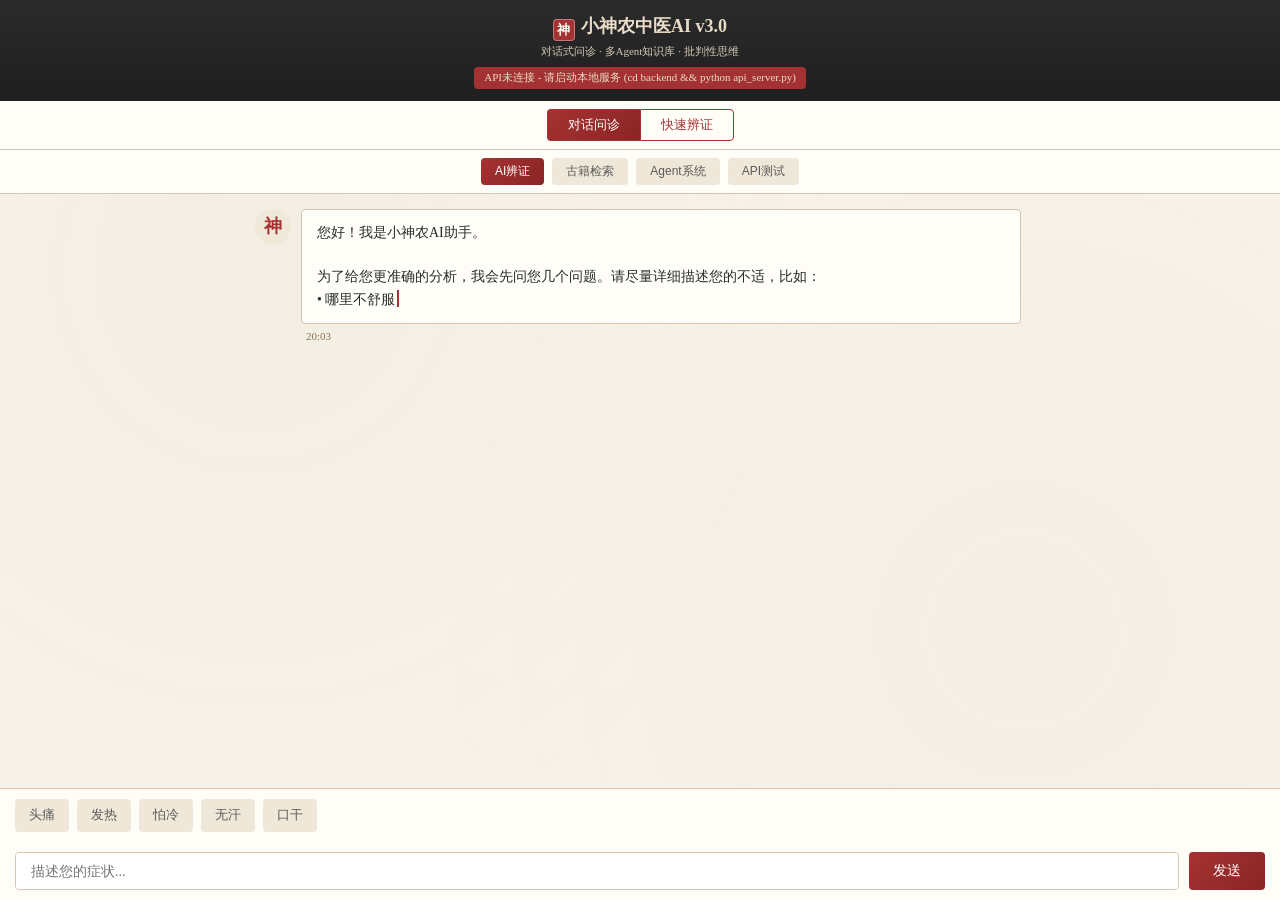
<file: frontend/test_ui_v3.html>
<!DOCTYPE html>
<html lang="zh-CN">
<head>
    <meta charset="UTF-8">
    <meta name="viewport" content="width=device-width, initial-scale=1.0">
    <title>小神农中医AI · 对话问诊</title>
    <link rel="icon" href="data:image/svg+xml,%3Csvg xmlns='http://www.w3.org/2000/svg' viewBox='0 0 64 64'%3E%3Crect width='64' height='64' rx='12' fill='%23a53232'/%3E%3Crect x='6' y='6' width='52' height='52' rx='8' fill='none' stroke='%23fffdf8' stroke-opacity='0.45' stroke-width='2'/%3E%3Ctext x='32' y='42' font-family='serif' font-size='24' font-weight='bold' fill='%23fffdf8' text-anchor='middle'%3E%E7%A5%9E%E5%86%9C%3C/text%3E%3C/svg%3E">
    <link rel="stylesheet" href="assets/xsn-theme.css">
    <script src="assets/xsn-motion.js" defer></script>
    <style>:root {
    --paper: #f7f3e9;
    --paper-dark: #efe8d8;
    --ink: #2b2b2b;
    --ink-light: #5a5a5a;
    --cinnabar: #a53232;
    --cinnabar-light: #c45c48;
        --jade: #4a7c59;
    --jade-dark: #2d4a35;
    --gold: #b8860b;
    --gold-light: #d4a84b;
    --border: #d4c4b0;
    --shadow: rgba(43, 27, 18, 0.12);
}


/* 卷轴/卡片的回纹角饰 */
.card, .result-card {
    position: relative;
}
.card::before, .card::after,
.result-card::before, .result-card::after {
    content: '';
    position: absolute;
    width: 16px;
    height: 16px;
    border: 2px solid #a53232;
    pointer-events: none;
}
.card::before, .result-card::before {
    top: 10px;
    left: 10px;
    border-right: none;
    border-bottom: none;
}
.card::after, .result-card::after {
    bottom: 10px;
    right: 10px;
    border-left: none;
    border-top: none;
}


        * { margin: 0; padding: 0; box-sizing: border-box; }
        body {
            font-family: 'Noto Serif SC', 'Source Han Serif SC', 'SimSun', 'STSong', serif;
            background: #f7f3e9;
            color: #2b2b2b;
            line-height: 1.6;
            height: 100vh;
            display: flex;
            flex-direction: column;
        }
/* 宣纸纹理背景 */
body::before {
    content: '';
    position: fixed;
    top: 0;
    left: 0;
    right: 0;
    bottom: 0;
    background-image:
        radial-gradient(circle at 20% 30%, rgba(180, 160, 130, 0.05) 0%, transparent 50%),
        radial-gradient(circle at 80% 70%, rgba(160, 140, 110, 0.04) 0%, transparent 50%);
    pointer-events: none;
    z-index: -1;
}

        
        /* 头部 */
        .header {
            background: linear-gradient(180deg, #2b2b2b 0%, #1f1f1f 100%);
            color: #e8dcc8;
            padding: 12px 20px;
            text-align: center;
            flex-shrink: 0;
        }
        .header h1 { font-size: 18px; margin-bottom: 2px; }
        .header .subtitle { font-size: 11px; opacity: 0.9; }
        .header .api-status {
            display: inline-block;
            margin-top: 6px;
            padding: 2px 10px;
            border-radius: 4px;
            font-size: 11px;
            background: rgba(255,255,255,0.2);
        }
        .api-status.connected { background: #4a7c59; }
        .api-status.disconnected { background: #a53232; }
        
        /* 模式切换 */
        .mode-switch {
            display: flex;
            justify-content: center;
            gap: 0;
            padding: 8px;
            background: #fffdf8;
            border-bottom: 1px solid #d4c4b0;
            flex-shrink: 0;
        }
        .mode-btn {
            padding: 6px 20px;
            border: 1px solid #a53232;
            background: #fffdf8;
            color: #a53232;
            cursor: pointer;
            font-size: 13px;
            transition: all 0.3s;
        }
        .mode-btn:first-child { border-radius: 4px 0 0 4px; border-right: none; }
        .mode-btn:last-child { border-radius: 0 4px 4px 0; }
        .mode-btn.active {
            background: linear-gradient(135deg, #a53232 0%, #8a2525 100%);
            color: white;
        }
        
        /* 导航 */
        .nav {
            display: flex;
            justify-content: center;
            gap: 8px;
            padding: 8px;
            background: #fffdf8;
            border-bottom: 1px solid #d4c4b0;
            flex-shrink: 0;
        }
        .nav-btn {
            padding: 5px 14px;
            border: none;
            border-radius: 4px;
            background: #efe8d8;
            color: #5a5a5a;
            cursor: pointer;
            font-size: 12px;
            transition: all 0.3s;
        }
        .nav-btn:hover { background: #f0e8d8; color: #a53232; }
        .nav-btn.active {
            background: linear-gradient(135deg, #a53232 0%, #8a2525 100%);
            color: white;
        }
        
        /* 内容区 */
        .container {
            flex: 1;
            overflow: hidden;
            display: flex;
            flex-direction: column;
        }
        .section {
            display: none;
            flex: 1;
            overflow: hidden;
            flex-direction: column;
        }
        .section.active { display: flex; }
        
        /* 聊天界面 */
        .chat-container {
            flex: 1;
            overflow-y: auto;
            padding: 15px;
            max-width: 800px;
            margin: 0 auto;
            width: 100%;
        }
        
        .chat-message {
            display: flex;
            margin-bottom: 15px;
            animation: fadeIn 0.3s ease;
        }
        @keyframes fadeIn {
            from { opacity: 0; transform: translateY(10px); }
            to { opacity: 1; transform: translateY(0); }
        }
        
        .message-avatar {
            width: 36px;
            height: 36px;
            border-radius: 50%;
            display: flex;
            align-items: center;
            justify-content: center;
            font-size: 18px;
            flex-shrink: 0;
            margin-right: 10px;
        }
        .bot-message .message-avatar { background: #f0e8d8; }
        .user-message .message-avatar { background: #8a2525; color: white; }
        
        .message-content { flex: 1; max-width: calc(100% - 50px); }
        
        .message-bubble {
            padding: 12px 15px;
            border-radius: 4px;
            font-size: 14px;
            line-height: 1.6;
        }
        .bot-message .message-bubble {
            background: #fffdf8;
            border: 1px solid #d4c4b0;
            border-top-left-radius: 4px;
        }
        .user-message .message-bubble {
            background: linear-gradient(135deg, #a53232 0%, #8a2525 100%);
            color: white;
            border-top-right-radius: 4px;
            margin-left: auto;
            max-width: 80%;
        }
        .user-message { flex-direction: row-reverse; }
        .user-message .message-avatar { margin-right: 0; margin-left: 10px; }
        .user-message .message-content { display: flex; justify-content: flex-end; }
        
        .message-time {
            font-size: 11px;
            color: #8b7355;
            margin-top: 4px;
            padding: 0 5px;
        }
        
        /* 打字机效果 */
        .typing-cursor {
            display: inline-block;
            width: 2px;
            height: 1.2em;
            background: #a53232;
            animation: blink 0.8s infinite;
            vertical-align: text-bottom;
            margin-left: 2px;
        }
        @keyframes blink {
            0%, 100% { opacity: 1; }
            50% { opacity: 0; }
        }
        
        /* AI思考过程 - 分步展示 */
        .thinking-process {
            background: #f7f3e9;
            border-radius: 2px;
            padding: 15px;
            margin-top: 10px;
            border-left: 3px solid #a53232;
        }
        .thinking-title {
            font-weight: bold;
            color: #8a2525;
            font-size: 14px;
            margin-bottom: 10px;
            display: flex;
            align-items: center;
            gap: 8px;
        }
        .thinking-step {
            display: flex;
            align-items: flex-start;
            gap: 10px;
            margin-bottom: 8px;
            padding: 8px;
            background: #fffdf8;
            border-radius: 2px;
            font-size: 13px;
            opacity: 0;
            transform: translateX(-10px);
            transition: all 0.5s ease;
        }
        .thinking-step.visible {
            opacity: 1;
            transform: translateX(0);
        }
        .step-number {
            width: 22px;
            height: 22px;
            border-radius: 50%;
            background: #a53232;
            color: white;
            display: flex;
            align-items: center;
            justify-content: center;
            font-size: 12px;
            font-weight: bold;
            flex-shrink: 0;
        }
        .step-content { flex: 1; }
        .step-name { font-weight: 500; color: #2b2b2b; margin-bottom: 2px; }
        .step-desc { color: #5a5a5a; font-size: 12px; }
        .step-time { color: #8b7355; font-size: 11px; margin-top: 2px; }
        .step-status {
            padding: 2px 8px;
            border-radius: 2px;
            font-size: 11px;
            flex-shrink: 0;
        }
        .status-completed { background: #f0e8d8; color: #a53232; }
        .status-running { background: #f7f3e9; color: #b8860b; }
        .status-failed { background: #f7f3e9; color: #a53232; }
        
        .thinking-summary {
            margin-top: 10px;
            padding-top: 10px;
            border-top: 1px solid #d4c4b0;
            font-size: 12px;
            color: #5a5a5a;
            display: flex;
            justify-content: space-between;
            flex-wrap: wrap;
            gap: 8px;
        }
        
        /* 输入区 */
        .chat-input-area {
            background: #fffdf8;
            border-top: 1px solid #d4c4b0;
            padding: 10px 15px;
            flex-shrink: 0;
        }
        .quick-symptoms {
            display: flex;
            gap: 8px;
            overflow-x: auto;
            padding-bottom: 10px;
            margin-bottom: 10px;
        }
        .quick-symptoms::-webkit-scrollbar { display: none; }
        .quick-tag {
            padding: 6px 14px;
            background: #efe8d8;
            border-radius: 4px;
            font-size: 13px;
            color: #5a5a5a;
            cursor: pointer;
            white-space: nowrap;
            transition: all 0.3s;
            border: none;
        }
        .quick-tag:hover {
            background: #f0e8d8;
            color: #a53232;
        }
        
        .input-row {
            display: flex;
            gap: 10px;
            align-items: flex-end;
        }
        .chat-input {
            flex: 1;
            padding: 10px 15px;
            border: 1px solid #d4c4b0;
            border-radius: 4px;
            font-size: 14px;
            resize: none;
            outline: none;
            transition: border-color 0.3s;
            font-family: inherit;
            max-height: 120px;
        }
        .chat-input:focus { border-color: #a53232; }
        .send-btn {
            padding: 10px 24px;
            background: linear-gradient(135deg, #a53232 0%, #8a2525 100%);
            color: white;
            border: none;
            border-radius: 4px;
            cursor: pointer;
            font-size: 14px;
            transition: all 0.3s;
            flex-shrink: 0;
        }
        .send-btn:hover { transform: translateY(-2px); box-shadow: 0 4px 12px rgba(165, 50, 50, 0.3); }
        .send-btn:disabled { opacity: 0.6; cursor: not-allowed; transform: none; }
        
        /* 加载动画 */
        .loading-dots {
            display: flex;
            gap: 4px;
            padding: 10px 0;
        }
        .loading-dots span {
            width: 8px;
            height: 8px;
            background: #a53232;
            border-radius: 50%;
            animation: bounce 1.4s ease-in-out infinite both;
        }
        .loading-dots span:nth-child(1) { animation-delay: -0.32s; }
        .loading-dots span:nth-child(2) { animation-delay: -0.16s; }
        @keyframes bounce {
            0%, 80%, 100% { transform: scale(0); }
            40% { transform: scale(1); }
        }
        
        /* 进度条 */
        .progress-bar {
            width: 100%;
            height: 4px;
            background: #d4c4b0;
            border-radius: 2px;
            margin-top: 8px;
            overflow: hidden;
        }
        .progress-fill {
            height: 100%;
            background: linear-gradient(90deg, #a53232, #8a2525);
            border-radius: 2px;
            transition: width 0.5s ease;
        }
        
        /* 建议问题卡片 */
        .suggested-questions {
            display: flex;
            flex-wrap: wrap;
            gap: 8px;
            margin-top: 10px;
        }
        .suggested-q {
            padding: 8px 14px;
            background: #f0e8d8;
            border: 1px solid #d4c4b0;
            border-radius: 4px;
            font-size: 13px;
            color: #8a2525;
            cursor: pointer;
            transition: all 0.3s;
        }
        .suggested-q:hover {
            background: #a53232;
            color: white;
        }
        
        /* 症状收集进度 */
        .symptom-progress {
            display: flex;
            align-items: center;
            gap: 10px;
            padding: 8px 12px;
            background: #f7f3e9;
            border-radius: 2px;
            margin-top: 10px;
            font-size: 12px;
        }
        .symptom-tags {
            display: flex;
            flex-wrap: wrap;
            gap: 4px;
        }
        .symptom-tag {
            padding: 2px 8px;
            background: #a53232;
            color: white;
            border-radius: 2px;
            font-size: 11px;
        }
        
        /* 结果卡片 */
        .result-card {
            background: #f7f3e9;
            border-radius: 2px;
            padding: 15px;
            margin-top: 10px;
        }
        .result-constitution {
            display: inline-block;
            background: linear-gradient(135deg, #a53232 0%, #8a2525 100%);
            color: white;
            padding: 6px 16px;
            border-radius: 4px;
            font-size: 16px;
            font-weight: bold;
            margin-bottom: 12px;
        }
        .result-section-title {
            font-weight: bold;
            color: #a53232;
            margin-bottom: 8px;
            font-size: 14px;
        }
        .seal-badge {
            display: inline-flex;
            align-items: center;
            justify-content: center;
            width: 22px;
            height: 22px;
            background: #a53232;
            color: #fffdf8;
            font-size: 13px;
            font-weight: bold;
            border-radius: 4px;
            margin-right: 6px;
            vertical-align: -5px;
            box-shadow: inset 0 0 0 1px rgba(255,253,248,0.35), 0 1px 2px rgba(0,0,0,0.12);
        }
        .result-section-content {
            color: #5a5a5a;
            line-height: 1.8;
            font-size: 14px;
        }
        
        /* 溯源 */
        .source-item {
            background: #fffdf8;
            border-left: 3px solid #a53232;
            padding: 10px 12px;
            margin-bottom: 8px;
            border-radius: 0 6px 6px 0;
        }
        .source-book {
            font-weight: bold;
            color: #a53232;
            font-size: 13px;
        }
        .source-text {
            color: #5a5a5a;
            font-size: 12px;
            margin-top: 4px;
        }
        
        /* 警告 */
        .warning-box {
            background: #f7f3e9;
            border: 1px solid #d4c4b0;
            border-radius: 2px;
            padding: 12px;
            margin-top: 12px;
            display: flex;
            align-items: flex-start;
            gap: 8px;
        }
        .warning-icon { font-size: 16px; }
        .warning-text { color: #8b7355; font-size: 12px; line-height: 1.5; }
        
        /* 其他页面 */
        .page-content {
            flex: 1;
            overflow-y: auto;
            padding: 15px;
            max-width: 800px;
            margin: 0 auto;
            width: 100%;
        }
        .card {
            background: #fffdf8;
            border-radius: 4px;
            padding: 20px;
            margin-bottom: 15px;
            box-shadow: 0 2px 8px rgba(43, 27, 18, 0.12);
        }
        .card-title {
            font-size: 18px;
            font-weight: bold;
            color: #8a2525;
            margin-bottom: 15px;
            padding-bottom: 10px;
            border-bottom: 2px solid #f0e8d8;
        }
        
        /* 搜索 */
        .search-box {
            display: flex;
            gap: 10px;
            margin-bottom: 20px;
        }
        .search-input {
            flex: 1;
            padding: 12px 15px;
            border: 1px solid #d4c4b0;
            border-radius: 2px;
            font-size: 16px;
            outline: none;
        }
        .search-input:focus { border-color: #a53232; }
        .search-btn {
            padding: 12px 25px;
            background: linear-gradient(135deg, #a53232 0%, #8a2525 100%);
            color: white;
            border: none;
            border-radius: 2px;
            cursor: pointer;
            font-size: 16px;
        }
        
        /* JSON */
        .json-viewer {
            background: #1e1e1e;
            color: #d4d4d4;
            padding: 15px;
            border-radius: 2px;
            overflow-x: auto;
            font-family: 'SFMono-Regular', 'Consolas', 'Courier New', monospace;
            font-size: 13px;
            line-height: 1.5;
        }
        .json-key { color: #9cdcfe; }
        .json-string { color: #ce9178; }
        .json-number { color: #b5cea8; }
        
        /* 响应式 */
        @media (max-width: 600px) {
            .header h1 { font-size: 16px; }
            .nav-btn { padding: 4px 10px; font-size: 11px; }
            .chat-input { font-size: 16px; }
        }

        /* P3 设计系统接入 */
        button:active { transform: scale(0.97); transition-duration: 100ms; }
        @keyframes xsnSectionIn {
            from { opacity: 0; transform: translateY(6px); }
            to { opacity: 1; transform: translateY(0); }
        }
        .xsn-section-in { animation: xsnSectionIn 200ms var(--ease-spring, ease-out); }
    </style>
</head>
<body>
    <div class="header">
        <h1><span class="seal-badge" style="vertical-align:-2px;">神</span>小神农中医AI v3.0</h1>
        <div class="subtitle">对话式问诊 · 多Agent知识库 · 批判性思维</div>
        <div class="api-status disconnected" id="apiStatus">API连接中...</div>
    </div>
    
    <!-- 模式切换 -->
    <div class="mode-switch">
        <button class="mode-btn active" onclick="switchMode('dialogue')" id="modeDialogue">对话问诊</button>
        <button class="mode-btn" onclick="switchMode('direct')" id="modeDirect">快速辨证</button>
    </div>
    
    <div class="nav">
        <button class="nav-btn active" onclick="showSection('diagnosis')">AI辨证</button>
        <button class="nav-btn" onclick="showSection('search')">古籍检索</button>
        <button class="nav-btn" onclick="showSection('agents')">Agent系统</button>
        <button class="nav-btn" onclick="showSection('api')">API测试</button>
    </div>
    
    <div class="container">
        <!-- AI辨证 - 对话框模式 -->
        <div class="section active" id="section-diagnosis">
            <div class="chat-container" id="chatContainer">
                <!-- 欢迎消息由JS动态生成 -->
            </div>
            
            <!-- 输入区 -->
            <div class="chat-input-area">
                <div class="quick-symptoms" id="quickSymptoms">
                    <span class="quick-tag" onclick="sendQuickMessage('我最近头痛')">头痛</span>
                    <span class="quick-tag" onclick="sendQuickMessage('有点发热')">发热</span>
                    <span class="quick-tag" onclick="sendQuickMessage('怕冷')">怕冷</span>
                    <span class="quick-tag" onclick="sendQuickMessage('没有汗')">无汗</span>
                    <span class="quick-tag" onclick="sendQuickMessage('口干想喝水')">口干</span>
                </div>
                <div class="input-row">
                    <textarea 
                        class="chat-input" 
                        id="chatInput" 
                        placeholder="描述您的症状..."
                        rows="1"
                        oninput="autoResize(this)"
                        onkeydown="handleKeyDown(event)"
                    ></textarea>
                    <button class="send-btn" onclick="sendMessage()" id="sendBtn">发送</button>
                </div>
            </div>
        </div>
        
        <!-- 古籍检索 -->
        <div class="section" id="section-search">
            <div class="page-content">
                <div class="card">
                    <div class="card-title"><span class="seal-badge">检</span>古籍知识检索</div>
                    <div class="search-box">
                        <input type="text" class="search-input" id="searchInput" placeholder="输入中医术语，如：麻黄汤、风寒感冒、气虚..." onkeypress="if(event.key==='Enter') searchKnowledge()">
                        <button class="search-btn" onclick="searchKnowledge()">检索</button>
                    </div>
                    <div id="searchResults"></div>
                </div>
            </div>
        </div>
        
        <!-- Agent系统 -->
        <div class="section" id="section-agents">
            <div class="page-content">
                <div class="card">
                    <div class="card-title"><span class="seal-badge">协</span>多Agent知识库系统</div>
                    <div id="agentStats">加载中...</div>
                </div>
                <div class="card">
                    <div class="card-title"><span class="seal-badge">析</span>Agent统计</div>
                    <button class="search-btn" onclick="loadAgentStats()">刷新统计</button>
                    <div id="agentDetails" style="margin-top: 15px;"></div>
                </div>
            </div>
        </div>
        
        <!-- API测试 -->
        <div class="section" id="section-api">
            <div class="page-content">
                <div class="card">
                    <div class="card-title"><span class="seal-badge">试</span>API接口测试</div>
                    <div style="margin-bottom: 15px;">
                        <label style="display: block; margin-bottom: 5px; color: #5a5a5a;">API地址</label>
                        <input type="text" class="search-input" id="apiBase" value="http://43.247.135.91">
                    </div>
                    <div style="display: flex; gap: 10px; margin-bottom: 20px; flex-wrap: wrap;">
                        <button class="search-btn" onclick="testHealth()">测试健康</button>
                        <button class="search-btn" onclick="testDialogueStart()">测试对话开始</button>
                        <button class="search-btn" onclick="testAgents()">测试Agent</button>
                    </div>
                    <div class="json-viewer" id="apiResponse">点击上方按钮测试API...</div>
                </div>
            </div>
        </div>
    </div>
    
    <script>
        // 支持多个API后端，优先使用本地API（5001端口），回退到远程服务器
        const LOCAL_API = 'http://localhost:5001';
        const REMOTE_API = 'http://43.247.135.91';
        let API_BASE = LOCAL_API;  // 默认使用本地API
        let isProcessing = false;
        let currentMode = 'dialogue';  // 'dialogue' or 'direct'
        let dialogueSession = null;    // 对话会话ID
        let collectedSymptoms = [];    // 已收集症状
        
        // 页面加载
        document.addEventListener('DOMContentLoaded', () => {
            checkAPIStatus();
            initDialogue();
            loadAgentStats();
        });
        
        // 检查API状态（先尝试本地，再尝试远程）
        async function checkAPIStatus() {
            const statusEl = document.getElementById('apiStatus');
            // 先尝试本地API
            try {
                const resp = await fetch(`${LOCAL_API}/api/health`, { method: 'GET', signal: AbortSignal.timeout(3000) });
                if (resp.ok) {
                    const data = await resp.json();
                    API_BASE = LOCAL_API;
                    const kbTotal = data.rag_stats ? (data.rag_stats.symptom_count + data.rag_stats.formula_count + data.rag_stats.drug_count + data.rag_stats.total_documents) : 0;
                    statusEl.textContent = `本地API已连接 | 知识库: ${kbTotal}条`;
                    statusEl.className = 'api-status connected';
                    document.getElementById('apiBase').value = LOCAL_API;
                    return;
                }
            } catch (e) {
                console.log('本地API未连接，尝试远程服务器...');
            }
            // 回退到远程API
            try {
                const resp = await fetch(`${REMOTE_API}/api/health`, { method: 'GET', signal: AbortSignal.timeout(5000) });
                if (resp.ok) {
                    const data = await resp.json();
                    API_BASE = REMOTE_API;
                    statusEl.textContent = `远程API已连接 | 知识库: ${data.rag_stats.total_documents}条`;
                    statusEl.className = 'api-status connected';
                    document.getElementById('apiBase').value = REMOTE_API;
                    return;
                }
            } catch (e) {
                statusEl.textContent = 'API未连接 - 请启动本地服务 (cd backend && python api_server.py)';
                statusEl.className = 'api-status disconnected';
            }
        }
        
        // 切换模式
        function switchMode(mode) {
            currentMode = mode;
            document.querySelectorAll('.mode-btn').forEach(b => b.classList.remove('active'));
            document.getElementById(mode === 'dialogue' ? 'modeDialogue' : 'modeDirect').classList.add('active');

            // P3 设计系统接入：模式切换 200ms 淡入
            const chatBox = document.getElementById('chatContainer');
            chatBox.classList.remove('xsn-section-in');
            void chatBox.offsetWidth;
            chatBox.classList.add('xsn-section-in');

            // 重置对话
            if (mode === 'dialogue') {
                initDialogue();
            } else {
                // 快速模式：直接显示输入提示
                document.getElementById('chatContainer').innerHTML = `
                    <div class="chat-message bot-message">
                        <div class="message-avatar" style="color:#a53232; font-weight:bold;">神</div>
                        <div class="message-content">
                            <div class="message-bubble">
                                <p><strong>快速辨证模式</strong></p>
                                <p style="margin-top: 8px;">请直接描述所有症状，我将立即进行辨证分析：</p>
                                <ul style="margin-top: 8px; padding-left: 20px; color: #5a5a5a;">
                                    <li>"头痛发热，怕冷，没有汗"</li>
                                    <li>"失眠多梦，口干舌燥，手心发热"</li>
                                </ul>
                            </div>
                            <div class="message-time">刚刚</div>
                        </div>
                    </div>
                `;
            }
        }
        
        // 初始化对话
        async function initDialogue() {
            dialogueSession = null;
            collectedSymptoms = [];
            const container = document.getElementById('chatContainer');
            container.innerHTML = '';
            
            // 显示欢迎消息（打字机效果）
            const welcomeMsg = `您好！我是小神农AI助手。

为了给您更准确的分析，我会先问您几个问题。请尽量详细描述您的不适，比如：
• 哪里不舒服？（头痛、腹痛、关节痛等）
• 持续多久了？
• 有没有其他伴随症状？

您现在最不舒服的地方是什么？`;
            
            await addBotMessageWithTyping(welcomeMsg);
        }
        
        // 打字机效果添加消息
        async function addBotMessageWithTyping(text, extraHtml = '') {
            const container = document.getElementById('chatContainer');
            const time = new Date().toLocaleTimeString('zh-CN', { hour: '2-digit', minute: '2-digit' });
            
            const msgId = 'msg_' + Date.now();
            container.innerHTML += `
                <div class="chat-message bot-message" id="${msgId}">
                    <div class="message-avatar" style="color:#a53232; font-weight:bold;">神</div>
                    <div class="message-content">
                        <div class="message-bubble">
                            <span id="text_${msgId}"></span><span class="typing-cursor"></span>
                            ${extraHtml}
                        </div>
                        <div class="message-time">${time}</div>
                    </div>
                </div>
            `;
            scrollToBottom();
            
            // 打字机效果
            const textEl = document.getElementById(`text_${msgId}`);
            const lines = text.split('\n');
            let currentLine = 0;
            let currentChar = 0;
            
            return new Promise(resolve => {
                function typeChar() {
                    if (currentLine >= lines.length) {
                        // 移除光标
                        const cursor = document.querySelector(`#${msgId} .typing-cursor`);
                        if (cursor) cursor.remove();
                        resolve();
                        return;
                    }
                    
                    const line = lines[currentLine];
                    if (currentChar < line.length) {
                        textEl.innerHTML += line[currentChar];
                        currentChar++;
                        setTimeout(typeChar, 15);  // 每个字符15ms
                    } else {
                        textEl.innerHTML += '<br>';
                        currentLine++;
                        currentChar = 0;
                        setTimeout(typeChar, 50);  // 换行稍停顿
                    }
                    scrollToBottom();
                }
                typeChar();
            });
        }
        
        // 切换页面
        function showSection(name) {
            document.querySelectorAll('.section').forEach(s => s.classList.remove('active'));
            document.querySelectorAll('.nav-btn').forEach(b => b.classList.remove('active'));
            document.getElementById(`section-${name}`).classList.add('active');
            event.target.classList.add('active');
        }
        
        // 自动调整输入框高度
        function autoResize(textarea) {
            textarea.style.height = 'auto';
            textarea.style.height = Math.min(textarea.scrollHeight, 120) + 'px';
        }
        
        // 回车发送
        function handleKeyDown(e) {
            if (e.key === 'Enter' && !e.shiftKey) {
                e.preventDefault();
                sendMessage();
            }
        }
        
        // 发送快捷消息
        function sendQuickMessage(text) {
            document.getElementById('chatInput').value = text;
            sendMessage();
        }
        
        // 发送消息
        async function sendMessage() {
            const input = document.getElementById('chatInput');
            const text = input.value.trim();
            
            if (!text || isProcessing) return;
            
            // 添加用户消息
            addUserMessage(text);
            input.value = '';
            input.style.height = 'auto';
            
            isProcessing = true;
            document.getElementById('sendBtn').disabled = true;
            
            try {
                if (currentMode === 'dialogue') {
                    await handleDialogueTurn(text);
                } else {
                    await handleDirectDiagnosis(text);
                }
            } catch (e) {
                console.error('Error:', e);
                await addBotMessageWithTyping('抱歉，连接失败。请确保后端服务已启动。');
            } finally {
                isProcessing = false;
                document.getElementById('sendBtn').disabled = false;
            }
        }
        
        // 对话模式处理
        async function handleDialogueTurn(userInput) {
            if (!dialogueSession) {
                // 开始新对话
                const resp = await fetch(`${API_BASE}/api/dialogue/start`, {
                    method: 'POST',
                    headers: { 'Content-Type': 'application/json' }
                });
                const data = await resp.json();
                if (data.success) {
                    dialogueSession = data.data.session_id;
                }
            }
            
            // 显示思考中
            showThinkingAnimation();
            
            // 发送对话轮次
            const resp = await fetch(`${API_BASE}/api/dialogue/turn`, {
                method: 'POST',
                headers: { 'Content-Type': 'application/json' },
                body: JSON.stringify({
                    session_id: dialogueSession,
                    user_input: userInput
                })
            });
            
            hideThinkingAnimation();
            const data = await resp.json();
            
            if (data.success) {
                const d = data.data;
                
                // 更新收集的症状
                collectedSymptoms = d.collected_symptoms || [];
                
                // 构建额外HTML（进度、建议问题）
                let extraHtml = '';
                
                // 症状进度
                if (collectedSymptoms.length > 0) {
                    extraHtml += `
                        <div class="symptom-progress">
                            <span>已收集症状:</span>
                            <div class="symptom-tags">
                                ${collectedSymptoms.map(s => `<span class="symptom-tag">${s.name}</span>`).join('')}
                            </div>
                            <div style="flex:1;">
                                <div class="progress-bar">
                                    <div class="progress-fill" style="width: ${d.progress_percent}%"></div>
                                </div>
                            </div>
                            <span>${d.progress_percent}%</span>
                        </div>
                    `;
                }
                
                // 建议问题
                if (d.suggested_questions && d.suggested_questions.length > 0 && !d.is_ready_for_diagnosis) {
                    extraHtml += `
                        <div class="suggested-questions">
                            ${d.suggested_questions.map(q => `<span class="suggested-q" onclick="sendQuickMessage('${q.replace(/'/g, "\\'")}')">${q}</span>`).join('')}
                        </div>
                    `;
                }
                
                // 如果有辨证结果
                if (d.diagnosis_result) {
                    extraHtml += renderDiagnosisResult(d.diagnosis_result);
                }
                
                // 显示思考步骤（分步动画）
                if (d.thinking_steps && d.thinking_steps.length > 0) {
                    await showThinkingSteps(d.thinking_steps);
                }
                
                // 显示AI回复
                await addBotMessageWithTyping(d.bot_response, extraHtml);
                
                // 更新快捷标签
                updateQuickSymptoms(d.suggested_questions);
            } else {
                await addBotMessageWithTyping('抱歉，处理失败：' + (data.error || '请稍后重试'));
            }
        }
        
        // 快速辨证模式
        async function handleDirectDiagnosis(text) {
            showThinkingAnimation();
            
            const resp = await fetch(`${API_BASE}/api/diagnosis`, {
                method: 'POST',
                headers: { 'Content-Type': 'application/json' },
                body: JSON.stringify({ symptoms: text })
            });
            
            hideThinkingAnimation();
            const data = await resp.json();
            
            if (data.success) {
                // 显示思考步骤
                if (data.data.thinking_process) {
                    await showThinkingSteps(data.data.thinking_process);
                }
                
                const resultHtml = renderDiagnosisResult(data.data);
                await addBotMessageWithTyping('辨证分析完成，以下是详细结果：', resultHtml);
            } else {
                await addBotMessageWithTyping('抱歉，辨证失败：' + (data.error || '请稍后重试'));
            }
        }
        
        // 显示思考步骤（分步动画）
        async function showThinkingSteps(steps) {
            const container = document.getElementById('chatContainer');
            const time = new Date().toLocaleTimeString('zh-CN', { hour: '2-digit', minute: '2-digit' });
            
            const stepsId = 'steps_' + Date.now();
            container.innerHTML += `
                <div class="chat-message bot-message" id="${stepsId}">
                    <div class="message-avatar" style="color:#a53232; font-weight:bold;">思</div>
                    <div class="message-content">
                        <div class="message-bubble">
                            <div class="thinking-process">
                                <div class="thinking-title">
                                    <span class="seal-badge" style="width:18px;height:18px;font-size:11px;vertical-align:-3px;">思</span> AI正在分析...
                                </div>
                                <div id="steps_${stepsId}"></div>
                            </div>
                        </div>
                        <div class="message-time">${time}</div>
                    </div>
                </div>
            `;
            scrollToBottom();
            
            const stepsContainer = document.getElementById(`steps_${stepsId}`);
            
            for (let i = 0; i < steps.length; i++) {
                const step = steps[i];
                const statusClass = step.status === 'completed' ? 'status-completed' : 
                                   step.status === 'failed' ? 'status-failed' : 'status-running';
                const statusText = step.status === 'completed' ? '✓' : 
                                  step.status === 'failed' ? '✗' : '●';
                
                const stepHtml = `
                    <div class="thinking-step" id="step_${stepsId}_${i}">
                        <div class="step-number">${step.step}</div>
                        <div class="step-content">
                            <div class="step-name">${step.name}</div>
                            <div class="step-desc">${step.description}</div>
                            <div class="step-time">${step.time_ms}ms</div>
                        </div>
                        <span class="step-status ${statusClass}">${statusText}</span>
                    </div>
                `;
                
                stepsContainer.innerHTML += stepHtml;
                scrollToBottom();
                
                // 延迟显示动画
                await new Promise(r => setTimeout(r, 300));
                document.getElementById(`step_${stepsId}_${i}`).classList.add('visible');
                scrollToBottom();
            }
            
            // 3秒后淡出思考步骤
            await new Promise(r => setTimeout(r, 3000));
            const stepsEl = document.getElementById(stepsId);
            if (stepsEl) {
                stepsEl.style.opacity = '0.5';
                stepsEl.style.transition = 'opacity 1s';
            }
        }
        
        // 显示思考动画
        function showThinkingAnimation() {
            const container = document.getElementById('chatContainer');
            const time = new Date().toLocaleTimeString('zh-CN', { hour: '2-digit', minute: '2-digit' });
            
            container.innerHTML += `
                <div class="chat-message bot-message" id="thinkingAnimation">
                    <div class="message-avatar" style="color:#a53232; font-weight:bold;">神</div>
                    <div class="message-content">
                        <div class="message-bubble">
                            <div class="loading-dots">
                                <span></span><span></span><span></span>
                            </div>
                            <div style="font-size: 12px; color: #8b7355; margin-top: 4px;">正在分析您的症状...</div>
                        </div>
                        <div class="message-time">${time}</div>
                    </div>
                </div>
            `;
            scrollToBottom();
        }
        
        function hideThinkingAnimation() {
            const el = document.getElementById('thinkingAnimation');
            if (el) el.remove();
        }
        
        // 添加用户消息
        function addUserMessage(text) {
            const container = document.getElementById('chatContainer');
            const time = new Date().toLocaleTimeString('zh-CN', { hour: '2-digit', minute: '2-digit' });
            
            container.innerHTML += `
                <div class="chat-message user-message">
                    <div class="message-avatar">我</div>
                    <div class="message-content">
                        <div class="message-bubble">${escapeHtml(text)}</div>
                        <div class="message-time">${time}</div>
                    </div>
                </div>
            `;
            scrollToBottom();
        }
        
        // 渲染辨证结果
        function renderDiagnosisResult(data) {
            // 症状分析
            let symptomHtml = '';
            if (data.symptom_analysis && data.symptom_analysis.extracted_symptoms) {
                symptomHtml = data.symptom_analysis.extracted_symptoms.map(s => `
                    <div style="display: inline-block; background: #f7f3e9; color: #2b2b2b; padding: 4px 10px; border-radius: 12px; margin: 2px; font-size: 12px;">
                        ${s.name} <span style="color: #8b7355; font-size: 10px;">[${s.id}]</span>
                    </div>
                `).join('');
            }
            
            // 证型分析
            let syndromeHtml = '';
            if (data.syndrome_analysis && data.syndrome_analysis.length > 0) {
                syndromeHtml = data.syndrome_analysis.map((sa, i) => {
                    const matchPercent = Math.round((sa.match_score || 0) * 100);
                    const severityColor = sa.severity === '危重' ? '#a53232' : 
                                         sa.severity === '重' ? '#b8860b' : 
                                         sa.severity === '中-重' ? '#b8860b' :
                                         sa.severity === '中' ? '#b8860b' : '#4a7c59';
                    return `
                        <div style="background: ${i === 0 ? '#f7f3e9' : '#fffdf8'}; border-radius: 8px; padding: 12px; margin-bottom: 10px; border-left: 3px solid ${severityColor};">
                            <div style="font-weight: bold; color: #2b2b2b; font-size: 15px;">
                                ${i === 0 ? '<span class="seal-badge" style="background:#b8860b">主</span>' : ''}${sa.name}
                            </div>
                            <div style="color: #5a5a5a; font-size: 12px; margin-top: 4px;">
                                匹配度: ${matchPercent}% | 辨证体系: ${sa.system}
                            </div>
                        </div>
                    `;
                }).join('');
            }
            
            return `
                <div class="result-card">
                    <div class="result-constitution">${data.constitution || '待辨识'}</div>
                    
                    <div style="margin-bottom: 12px;">
                        <div class="result-section-title"><span class="seal-badge">辨</span>症状分析</div>
                        <div style="margin-top: 8px;">${symptomHtml || '<span style="color: #8b7355; font-size: 12px;">未识别到标准症状</span>'}</div>
                    </div>
                    
                    <div style="margin-bottom: 12px;">
                        <div class="result-section-title"><span class="seal-badge">证</span>证型分析</div>
                        ${syndromeHtml || '<p style="color: #8b7355; font-size: 12px;">未识别到匹配证型</p>'}
                    </div>
                    
                    <div style="margin-bottom: 12px;">
                        <div class="result-section-title"><span class="seal-badge">验</span>双源验证报告</div>
                        <div class="result-section-content" style="white-space: pre-wrap; font-size: 13px;">${data.advice || ''}</div>
                    </div>
                    
                    <div class="warning-box">
                        <span class="seal-badge" style="background:#b8860b">慎</span>
                        <span class="warning-text">${data.warning || '本结果仅供参考，不能替代专业医生诊断。如有不适，请及时就医。'}</span>
                    </div>
                </div>
            `;
        }
        
        // 更新快捷症状标签
        function updateQuickSymptoms(questions) {
            const container = document.getElementById('quickSymptoms');
            if (!questions || questions.length === 0) return;
            
            // 从问题中提取关键词作为快捷标签
            const keywords = ['头痛', '发热', '怕冷', '出汗', '口干', '口苦', '恶心', '失眠', '乏力'];
            const matched = keywords.filter(kw => 
                questions.some(q => q.includes(kw))
            );
            
            if (matched.length > 0) {
                container.innerHTML = matched.map(kw => 
                    `<span class="quick-tag" onclick="sendQuickMessage('${kw}')">${kw}</span>`
                ).join('');
            }
        }
        
        // 滚动到底部
        function scrollToBottom() {
            const container = document.getElementById('chatContainer');
            container.scrollTop = container.scrollHeight;
        }
        
        // HTML转义
        function escapeHtml(text) {
            const div = document.createElement('div');
            div.textContent = text;
            return div.innerHTML;
        }
        
        // 古籍检索
        async function searchKnowledge() {
            const query = document.getElementById('searchInput').value.trim();
            if (!query) return;
            
            const resultsEl = document.getElementById('searchResults');
            resultsEl.innerHTML = '<div style="text-align: center; padding: 40px;"><div class="loading-dots"><span></span><span></span><span></span></div><p>检索中...</p></div>';
            
            try {
                const resp = await fetch(`${API_BASE}/api/retrieve`, {
                    method: 'POST',
                    headers: { 'Content-Type': 'application/json' },
                    body: JSON.stringify({ query: query, top_k: 5 })
                });
                
                const data = await resp.json();
                
                if (data.success && data.data.results.length > 0) {
                    resultsEl.innerHTML = data.data.results.map((r, i) => `
                        <div class="source-item" style="margin-bottom: 15px;">
                            <div style="display: flex; justify-content: space-between; align-items: center;">
                                <div class="source-book">《${r.source_book}》·${r.source_section}</div>
                                <span style="color: #4a7c59; font-size: 12px;">匹配度: ${(r.score * 100).toFixed(1)}%</span>
                            </div>
                            <div class="source-text">${r.text}</div>
                            ${r.original_text ? `<div class="source-original">原文：${r.original_text}</div>` : ''}
                        </div>
                    `).join('');
                } else {
                    resultsEl.innerHTML = '<p style="text-align: center; color: #8b7355; padding: 40px;">暂无相关古籍记载</p>';
                }
            } catch (e) {
                resultsEl.innerHTML = '<p style="text-align: center; color: #8b7355; padding: 40px;">检索失败，请检查API连接</p>';
            }
        }
        
        // Agent系统
        async function loadAgentStats() {
            const statsEl = document.getElementById('agentStats');
            const detailsEl = document.getElementById('agentDetails');
            
            try {
                const resp = await fetch(`${API_BASE}/api/agents/stats`);
                const data = await resp.json();
                
                if (data.success) {
                    const stats = data.data;
                    let html = '<div style="display: grid; grid-template-columns: repeat(auto-fill, minmax(200px, 1fr)); gap: 10px;">';
                    
                    for (const [name, stat] of Object.entries(stats)) {
                        html += `
                            <div style="background: #f7f3e9; border-radius: 8px; padding: 12px;">
                                <div style="font-weight: bold; color: #2b2b2b; font-size: 14px;">${name}</div>
                                <div style="color: #5a5a5a; font-size: 12px; margin-top: 4px;">
                                    文件: ${stat.total_files} | 生成: ${stat.generated_count}
                                </div>
                            </div>
                        `;
                    }
                    html += '</div>';
                    statsEl.innerHTML = html;
                    
                    // 详细JSON
                    detailsEl.innerHTML = `<pre class="json-viewer">${JSON.stringify(stats, null, 2)}</pre>`;
                } else {
                    statsEl.innerHTML = '<p style="color: #8b7355;">加载失败</p>';
                }
            } catch (e) {
                statsEl.innerHTML = '<p style="color: #8b7355;">API连接失败</p>';
            }
        }
        
        // API测试
        async function testHealth() { await apiRequest('GET', '/api/health'); }
        async function testDialogueStart() { await apiRequest('POST', '/api/dialogue/start'); }
        async function testAgents() { await apiRequest('GET', '/api/agents/stats'); }
        
        async function apiRequest(method, path, body) {
            const base = document.getElementById('apiBase').value || API_BASE;
            const responseEl = document.getElementById('apiResponse');
            responseEl.textContent = '请求中...';
            
            try {
                const options = {
                    method: method,
                    headers: { 'Content-Type': 'application/json' }
                };
                if (body) options.body = JSON.stringify(body);
                
                const resp = await fetch(`${base}${path}`, options);
                const data = await resp.json();
                responseEl.innerHTML = syntaxHighlight(data);
            } catch (e) {
                responseEl.textContent = `错误: ${e.message}`;
            }
        }
        
        function syntaxHighlight(json) {
            if (typeof json !== 'string') json = JSON.stringify(json, null, 2);
            json = json.replace(/&/g, '&amp;').replace(/</g, '&lt;').replace(/>/g, '&gt;');
            return json.replace(/("(\u[a-zA-Z0-9]{4}|\\[^u]|[^\\"])*"(\s*:)?)/g, function(match) {
                let cls = 'json-number';
                if (/^"/.test(match)) {
                    if (/:$/.test(match)) cls = 'json-key';
                    else cls = 'json-string';
                }
                return '<span class="' + cls + '">' + match + '</span>';
            });
        }
    </script>
</body>
</html>
</file>
<file: frontend/assets/xsn-theme.css>
/* ============================================================
   小神农中医AI - 设计系统（xsn-theme.css）
   古风 × 苹果动效。token 与规范详见 frontend/DESIGN.md
   使用：只引入，不覆盖页面既有类名；组件一律 xsn- 前缀。
   ============================================================ */

:root {
    /* ---- 色板 ---- */
    --paper: #f7f3e9;          /* 宣纸底 */
    --paper-dark: #efe8d8;     /* 宣纸深色 */
    --card: #fffdf8;           /* 卡片 */
    --ink: #2b2b2b;            /* 墨色 */
    --ink-light: #5a5a5a;      /* 淡墨 */
    --ink-faint: #8b7355;      /* 枯墨 */
    --cinnabar: #a53232;       /* 朱砂 */
    --cinnabar-light: #c45c48;
    --cinnabar-dark: #8a2525;  /* 深红 */
    --jade: #4a7c59;           /* 玉绿 */
    --jade-dark: #2d4a35;
    --gold: #b8860b;           /* 鎏金 */
    --gold-light: #d4a84b;
    --border: #d4c4b0;         /* 纸边 */
    --paper-texture: url("data:image/svg+xml,%3Csvg xmlns='http://www.w3.org/2000/svg' width='120' height='120'%3E%3Cfilter id='n'%3E%3CfeTurbulence type='fractalNoise' baseFrequency='0.9' numOctaves='2'/%3E%3CfeColorMatrix values='0 0 0 0 0.55 0 0 0 0 0.5 0 0 0 0 0.42 0 0 0 0.04 0'/%3E%3C/filter%3E%3Crect width='120' height='120' filter='url(%23n)'/%3E%3C/svg%3E");

    /* ---- 字排印 ---- */
    --font-serif: 'Noto Serif SC', 'Source Han Serif SC', 'SimSun', 'STSong', serif;
    --text-sm: 0.8125rem;      /* 13px */
    --text-base: 0.9375rem;    /* 15px */
    --text-lg: 1.125rem;       /* 18px */
    --text-title: clamp(1.375rem, 3vw, 1.75rem);
    --text-display: clamp(2.5rem, 6vw, 4.5rem);
    --tracking-display: 0.2em; /* 中文大标题加宽字距（书法端庄感，不从 Apple 负字距） */

    /* ---- 动效 token（临界阻尼，无回弹） ---- */
    --ease-spring: cubic-bezier(0.22, 1, 0.36, 1);   /* 弹簧落定近似，入场/位移主曲线 */
    --ease-out-fast: cubic-bezier(0.16, 1, 0.3, 1);
    --dur-instant: 100ms;      /* 按压反馈 */
    --dur-fast: 150ms;
    --dur-med: 300ms;
    --dur-slow: 600ms;

    /* ---- 材质 ---- */
    --material-paper: rgba(247, 243, 233, 0.78);
    --material-blur: blur(20px) saturate(160%);

    --radius: 4px;
    --shadow-card: 0 2px 12px rgba(43, 27, 18, 0.08);
    --shadow-lift: 0 12px 32px rgba(43, 27, 18, 0.14);
    --shadow-modal: 0 20px 60px rgba(0, 0, 0, 0.25);
}

/* ============ 按压即时反馈（全站按钮的最低标准） ============ */
.xsn-btn, button.xsn-btn, a.xsn-btn {
    display: inline-flex;
    align-items: center;
    justify-content: center;
    gap: 6px;
    padding: 10px 26px;
    border-radius: var(--radius);
    font-family: var(--font-serif);
    font-size: var(--text-base);
    letter-spacing: 0.12em;
    cursor: pointer;
    border: 1px solid transparent;
    text-decoration: none;
    transition: transform var(--dur-instant) ease-out,
                background var(--dur-fast) var(--ease-spring),
                color var(--dur-fast) var(--ease-spring),
                box-shadow var(--dur-fast) var(--ease-spring);
}
.xsn-btn:active { transform: scale(0.97); transition-duration: var(--dur-instant); }
.xsn-btn:disabled { opacity: 0.5; cursor: not-allowed; }
.xsn-btn:disabled:active { transform: none; }

.xsn-btn-cinnabar { background: var(--cinnabar); color: #fffdf8; }
.xsn-btn-cinnabar:hover:not(:disabled) { background: var(--cinnabar-dark); box-shadow: var(--shadow-lift); }
.xsn-btn-jade { background: var(--jade); color: #fffdf8; }
.xsn-btn-jade:hover:not(:disabled) { background: var(--jade-dark); box-shadow: var(--shadow-lift); }
.xsn-btn-gold { background: var(--gold); color: #fffdf8; }
.xsn-btn-gold:hover:not(:disabled) { background: #9a7209; box-shadow: var(--shadow-lift); }

.xsn-btn-outline-cinnabar { background: transparent; border-color: var(--cinnabar-light); color: var(--cinnabar); }
.xsn-btn-outline-cinnabar:hover:not(:disabled) { background: var(--cinnabar); color: #fff; }
.xsn-btn-outline-gold { background: transparent; border-color: var(--gold); color: var(--gold); }
.xsn-btn-outline-gold:hover:not(:disabled) { background: var(--gold); color: #fff; }
.xsn-btn-outline-jade { background: transparent; border-color: var(--jade); color: var(--jade); }
.xsn-btn-outline-jade:hover:not(:disabled) { background: var(--jade); color: #fff; }

/* ============ 印章徽章 ============ */
.xsn-seal {
    display: inline-flex;
    align-items: center;
    justify-content: center;
    width: 22px;
    height: 22px;
    background: var(--cinnabar);
    color: #fffdf8;
    font-size: 13px;
    font-weight: bold;
    font-family: var(--font-serif);
    border-radius: 4px;
    margin-right: 6px;
    vertical-align: -5px;
    box-shadow: inset 0 0 0 1px rgba(255, 253, 248, 0.35), 0 1px 2px rgba(0, 0, 0, 0.12);
}
.xsn-seal-lg { width: 40px; height: 40px; font-size: 19px; margin-right: 0; border-radius: 6px; }
.xsn-seal-jade { background: var(--jade); }
.xsn-seal-gold { background: var(--gold); }

/* ============ 状态徽章 ============ */
.xsn-status {
    display: inline-block;
    padding: 3px 10px;
    border-radius: 3px;
    font-size: var(--text-sm);
    letter-spacing: 0.08em;
    border: 1px solid currentColor;
}
.xsn-status-pending { color: var(--gold); background: rgba(184, 134, 11, 0.08); }
.xsn-status-ok { color: var(--jade); background: rgba(74, 124, 89, 0.08); }
.xsn-status-bad { color: var(--cinnabar); background: rgba(165, 50, 50, 0.08); }

/* ============ 卡片 ============ */
.xsn-card {
    background: var(--card);
    border: 1px solid var(--border);
    border-radius: var(--radius);
    box-shadow: var(--shadow-card);
    transition: transform var(--dur-med) var(--ease-spring),
                box-shadow var(--dur-med) var(--ease-spring);
}
.xsn-card-hover:hover {
    transform: translateY(-4px);
    box-shadow: var(--shadow-lift);
}

/* ============ 入场（IntersectionObserver 驱动，见 xsn-motion.js） ============ */
[data-reveal] {
    opacity: 0;
    transform: translateY(12px);
    transition: opacity var(--dur-slow) var(--ease-spring),
                transform var(--dur-slow) var(--ease-spring);
    transition-delay: var(--reveal-delay, 0ms);
    will-change: opacity, transform;
}
[data-reveal].xsn-revealed {
    opacity: 1;
    transform: translateY(0);
}

/* SVG 描边动画 */
[data-draw] {
    transition: stroke-dashoffset 1.6s var(--ease-spring);
}

/* ============ 半透明材质吸顶栏 ============ */
.xsn-material-bar {
    background: var(--material-paper);
    backdrop-filter: var(--material-blur);
    -webkit-backdrop-filter: var(--material-blur);
}

/* ============ 规范弹窗（配合 XSNModal，空间一致性：从触发点长出、进出同路） ============ */
.xsn-m-overlay {
    display: none;
    position: fixed;
    inset: 0;
    background: rgba(43, 27, 18, 0);
    z-index: 300;
    align-items: center;
    justify-content: center;
    padding: 20px;
    transition: background 220ms ease;
}
.xsn-m-overlay.active { display: flex; }
.xsn-m-overlay.xsn-m-in { background: rgba(43, 27, 18, 0.5); }
.xsn-m-dialog {
    background: var(--card);
    border: 1px solid var(--border);
    border-radius: var(--radius);
    width: 100%;
    max-width: 600px;
    max-height: 86vh;
    overflow-y: auto;
    box-shadow: var(--shadow-modal);
}
.xsn-m-enter .xsn-m-dialog {
    opacity: 0;
    transform: scale(0.92) translateY(10px);
    filter: blur(6px);
    transition: opacity 220ms var(--ease-spring),
                transform 220ms var(--ease-spring),
                filter 220ms var(--ease-spring);
    will-change: opacity, transform, filter;
}
.xsn-m-in .xsn-m-dialog {
    opacity: 1;
    transform: scale(1) translateY(0);
    filter: blur(0);
}

/* ============ 无障碍降级（苹果合规标配，全站必须） ============ */
@media (prefers-reduced-motion: reduce) {
    *, *::before, *::after {
        animation-duration: 0.01ms !important;
        animation-iteration-count: 1 !important;
        scroll-behavior: auto !important;
    }
    [data-reveal] {
        transform: none !important;
        transition: opacity 200ms ease !important;
    }
    [data-draw] { transition: none !important; }
    .xsn-m-overlay { transition: none; background: rgba(43, 27, 18, 0.5); }
    .xsn-m-enter .xsn-m-dialog {
        transform: none !important;
        filter: none !important;
        transition: opacity 200ms ease !important;
    }
}
@media (prefers-reduced-transparency: reduce) {
    .xsn-material-bar { background: var(--paper); backdrop-filter: none; -webkit-backdrop-filter: none; }
}
</file>
